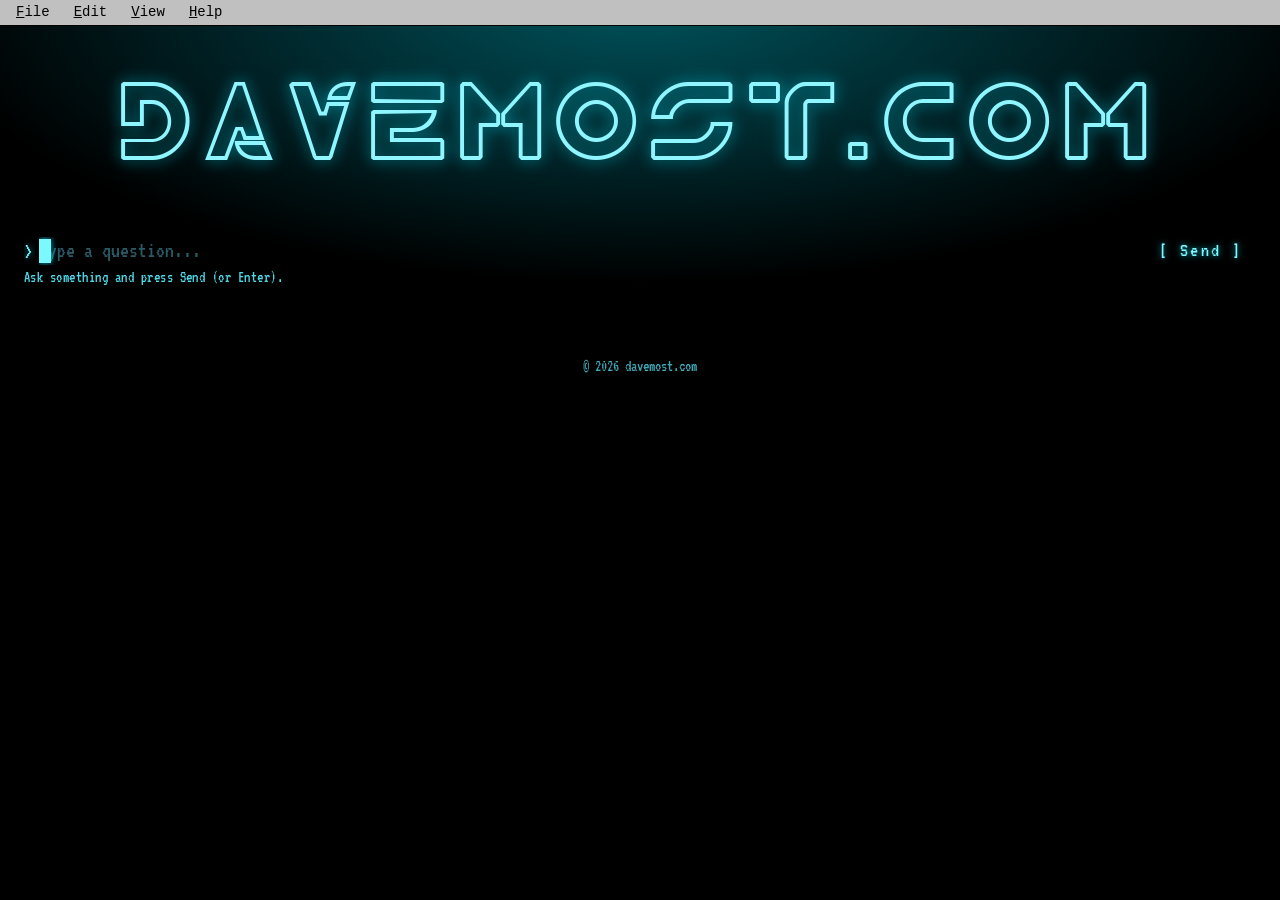
<file: index.html>
<!DOCTYPE html>
<html lang="en">
<head>
  <meta charset="utf-8" />
  <meta name="viewport" content="width=device-width, initial-scale=1" />
  <meta name="description" content="davemost.com — retro landing page; agent answers coming soon." />
  <title>davemost.com</title>
  <script>
    (function () {
      var t = "tron";
      try { t = localStorage.getItem("davemost-theme") || "tron"; } catch (e) {}
      document.documentElement.setAttribute("data-theme", t);
    })();
  </script>
  <link rel="preconnect" href="https://fonts.googleapis.com" />
  <link rel="preconnect" href="https://fonts.gstatic.com" crossorigin />
  <link href="https://fonts.googleapis.com/css2?family=VT323&family=Orbitron:wght@500;700&display=swap" rel="stylesheet" />
  <style>
    @font-face {
      font-family: "Tr2n";
      src: url("fonts/Tr2n.ttf") format("truetype");
      font-display: swap;
    }

    @font-face {
      font-family: "BladeRunner";
      src: url("fonts/BladeRunner.ttf") format("truetype");
      font-display: swap;
    }

    :root {
      --page-bg: #1e1c18;
      --shell-a: #c4c8a8;
      --shell-b: #9aa07e;
      --shell-edge: #5c6148;
      --bezel: #2a2f24;
      --lcd-dark: #0f380f;
      --lcd-pixel: #9bbc0f;
      --lcd-glow: rgba(155, 188, 15, 0.35);
      --pad: #2d3228;
      --btn-a: #8b2942;
      --btn-b: #4a6b8c;
      --ink: #1a1f14;
    }

    html[data-theme="tron"] {
      --page-bg: #000810;
      --shell-a: #071018;
      --shell-b: #020608;
      --shell-edge: #0fd8ec;
      --bezel: #00090e;
      --lcd-dark: #00090c;
      --lcd-pixel: #7cf9ff;
      --lcd-glow: rgba(0, 229, 255, 0.45);
      --pad: #041018;
      --btn-a: #00c8e0;
      --btn-b: #ff8c1a;
      --ink: #cdefff;
    }

    * {
      box-sizing: border-box;
    }

    body {
      margin: 0;
      min-height: 100vh;
      overflow-x: hidden;
      font-family: "VT323", ui-monospace, monospace;
      font-size: 20px;
      line-height: 1.35;
      color: var(--ink);
      background: var(--page-bg);
      background-image:
        radial-gradient(ellipse 80% 50% at 50% 0%, rgba(155, 188, 15, 0.06), transparent),
        repeating-linear-gradient(
          0deg,
          transparent,
          transparent 2px,
          rgba(255, 255, 255, 0.02) 2px,
          rgba(255, 255, 255, 0.02) 4px
        );
    }

    html[data-theme="tron"] body,

    html[data-theme="bladerunner"] body {
      background-image: none;
      background-color: #000;
    }

    /* Header glow, same as /projects pages */
    html[data-theme="tron"] body::after,
    html[data-theme="bladerunner"] body::after {
      content: "";
      position: fixed;
      inset: 0;
      z-index: -1;
      pointer-events: none;
      opacity: 0.8;
      background-image: radial-gradient(ellipse 80% 45% at 50% 0%, var(--lcd-glow), transparent 70%);
    }

    .ascii-stage {
      width: 100%;
      max-width: 100vw;
      box-sizing: border-box;
      padding: 0.75rem max(0.75rem, env(safe-area-inset-left)) 0 max(0.75rem, env(safe-area-inset-right));
      margin-bottom: 1.25rem;
      display: flex;
      flex-direction: column;
      align-items: center;
    }

    .page {
      max-width: 520px;
      margin: 0 auto;
      padding: 0 1rem 2.5rem;
    }

    html[data-theme="tron"] .page,

    html[data-theme="bladerunner"] .page {
      max-width: none;
      margin: 0;
      padding: 0;
      display: flex;
      flex-direction: column;
    }

    .ascii {
      margin: 0;
      padding: 0;
      overflow: visible;
      font-size: 10px;
      line-height: 1;
      color: #c8d4a8;
      text-shadow: 0 0 12px rgba(155, 188, 15, 0.25);
      white-space: pre;
      text-align: left;
      font-family: ui-monospace, "Cascadia Mono", "Consolas", "Courier New", monospace;
      letter-spacing: 0;
      width: max-content;
      max-width: none;
    }

    html[data-theme="tron"] .ascii,

    html[data-theme="bladerunner"] .ascii {
      color: #8ff5ff;
      text-shadow: 0 0 14px rgba(0, 229, 255, 0.55), 0 0 28px rgba(0, 229, 255, 0.22);
    }

    /* Tron header: Orbitron wordmark replaces the ASCII art */
    html[data-theme="tron"] .ascii,
    html[data-theme="bladerunner"] .ascii {
      display: none;
    }

    html[data-theme="tron"] .site-title,

    html[data-theme="bladerunner"] .site-title {
      position: static;
      width: auto;
      height: auto;
      margin: 0.5rem 0 0;
      overflow: visible;
      clip: auto;
      white-space: normal;
      font-family: "Tr2n", "Orbitron", ui-sans-serif, sans-serif;
      font-weight: normal;
      font-size: clamp(28px, 9.5vw, 112px);
      letter-spacing: 0.12em;
      text-transform: uppercase;
      color: #8ff5ff;
      text-shadow: 0 0 14px rgba(0, 229, 255, 0.55), 0 0 28px rgba(0, 229, 255, 0.22);
    }

    .lcd-pre,
    .hint,
    footer {
      font-family: "VT323", ui-monospace, monospace;
    }

    .vh {
      position: absolute;
      width: 1px;
      height: 1px;
      padding: 0;
      margin: -1px;
      overflow: hidden;
      clip: rect(0, 0, 0, 0);
      white-space: nowrap;
      border: 0;
    }

    /* —— Game Boy chassis —— */
    .gameboy {
      position: relative;
      padding: 1.1rem 1rem 1.35rem;
      border-radius: 6px 6px 28px 6px;
      background: linear-gradient(165deg, var(--shell-a) 0%, var(--shell-b) 55%, #8a906f 100%);
      border: 3px solid var(--shell-edge);
      box-shadow:
        inset 0 1px 0 rgba(255, 255, 255, 0.35),
        inset 0 -18px 36px rgba(0, 0, 0, 0.12),
        0 18px 40px rgba(0, 0, 0, 0.45);
    }

    .gameboy::before {
      content: "";
      position: absolute;
      left: 12px;
      right: 12px;
      top: 10px;
      height: 5px;
      border-radius: 3px;
      background: linear-gradient(90deg, transparent, rgba(255, 255, 255, 0.25), transparent);
      opacity: 0.7;
      pointer-events: none;
    }

    html[data-theme="tron"] .gameboy,

    html[data-theme="bladerunner"] .gameboy {
      flex: 1;
      display: flex;
      flex-direction: column;
      padding: 1.25rem 1.5rem;
      border-radius: 0;
      border: none;
      background: none;
      box-shadow: none;
    }

    html[data-theme="tron"] .gameboy::before,

    html[data-theme="bladerunner"] .gameboy::before {
      content: none;
    }

    .gb-brand {
      text-align: center;
      font-size: 13px;
      letter-spacing: 0.35em;
      color: #3d4334;
      margin: 0 0 0.5rem;
      text-transform: uppercase;
    }

    .gb-brand span {
      letter-spacing: 0.15em;
      font-size: 11px;
      opacity: 0.85;
    }

    html[data-theme="tron"] .gb-brand,

    html[data-theme="bladerunner"] .gb-brand {
      display: none;
    }

    /* Screen stack */
    .screen-stack {
      background: var(--bezel);
      border-radius: 4px;
      padding: 10px 10px 12px;
      margin-bottom: 1rem;
      box-shadow: inset 0 2px 6px rgba(0, 0, 0, 0.45);
    }

    .matrix-label {
      display: flex;
      align-items: center;
      justify-content: space-between;
      gap: 0.5rem;
      margin-bottom: 8px;
      padding: 0 2px;
      font-size: 10px;
      letter-spacing: 0.08em;
      color: #8fa382;
      text-transform: uppercase;
    }

    @media (min-width: 400px) {
      .matrix-label {
        font-size: 11px;
        letter-spacing: 0.12em;
      }
    }

    .power {
      display: flex;
      align-items: center;
      gap: 6px;
      font-size: 11px;
      letter-spacing: 0.08em;
      color: #7a856e;
    }

    .led {
      width: 8px;
      height: 8px;
      border-radius: 50%;
      background: #306230;
      box-shadow: 0 0 0 1px rgba(0, 0, 0, 0.35);
    }

    .led.on {
      background: #62c962;
      box-shadow:
        0 0 8px rgba(98, 201, 98, 0.9),
        0 0 0 1px rgba(0, 0, 0, 0.25);
    }

    html[data-theme="tron"] .screen-stack,

    html[data-theme="bladerunner"] .screen-stack {
      background: none;
      border-radius: 0;
      padding: 0;
      margin-bottom: 0;
      box-shadow: none;
      display: flex;
      flex-direction: column;
      flex: 1;
    }

    html[data-theme="tron"] .matrix-label,

    html[data-theme="bladerunner"] .matrix-label {
      display: none;
    }

    .lcd-wrap {
      position: relative;
      border-radius: 3px;
      background: #1a2218;
      padding: 8px;
      box-shadow: inset 0 0 0 1px rgba(255, 255, 255, 0.06);
    }

    html[data-theme="tron"] .lcd-wrap,

    html[data-theme="bladerunner"] .lcd-wrap {
      background: none;
      padding: 0;
      box-shadow: none;
      display: flex;
      flex-direction: column;
      flex: 1;
    }

    .lcd {
      position: relative;
      min-height: 168px;
      max-height: 280px;
      overflow: auto;
      padding: 10px 12px;
      border-radius: 2px;
      background: var(--lcd-dark);
      color: var(--lcd-pixel);
      text-shadow: 0 0 6px var(--lcd-glow);
      box-shadow: inset 0 0 24px rgba(0, 0, 0, 0.55);
    }

    html[data-theme="tron"] .lcd,

    html[data-theme="bladerunner"] .lcd {
      background: none;
      min-height: 0;
      max-height: 70vh;
      padding: 0;
      border-radius: 0;
      box-shadow: none;
    }

    .lcd::after {
      content: "";
      position: absolute;
      inset: 0;
      pointer-events: none;
      border-radius: 2px;
      background: repeating-linear-gradient(
        to bottom,
        rgba(0, 0, 0, 0),
        rgba(0, 0, 0, 0) 2px,
        rgba(0, 0, 0, 0.12) 2px,
        rgba(0, 0, 0, 0.12) 3px
      );
      mix-blend-mode: multiply;
      opacity: 0.45;
    }

    html[data-theme="tron"] .lcd::after,

    html[data-theme="bladerunner"] .lcd::after {
      display: none;
    }

    .lcd-pre {
      position: relative;
      z-index: 1;
      margin: 0;
      font-size: 22px;
      line-height: 1.25;
      white-space: pre-wrap;
      word-break: break-word;
    }

    @keyframes cursor-blink {
      0%, 49% {
        opacity: 1;
      }
      50%, 100% {
        opacity: 0;
      }
    }

    .input-cursor {
      display: none;
    }

    html[data-theme="tron"] .input-cursor,

    html[data-theme="bladerunner"] .input-cursor {
      display: inline-block;
      width: 0.55em;
      height: 1.1em;
      background: #7cf9ff;
      box-shadow: 0 0 6px rgba(0, 229, 255, 0.8);
      animation: cursor-blink 1s steps(1) infinite;
      flex: 0 0 auto;
    }

    html[data-theme="tron"] .input-row.responding .input-cursor,

    html[data-theme="bladerunner"] .input-row.responding .input-cursor {
      visibility: hidden;
    }

    /* Controls row */
    .controls {
      display: flex;
      flex-direction: column;
      gap: 0.85rem;
    }

    .controls-deck {
      display: flex;
      align-items: flex-end;
      justify-content: space-between;
      gap: 0.75rem;
    }

    html[data-theme="tron"] .controls-deck,

    html[data-theme="bladerunner"] .controls-deck {
      display: none;
    }

    .speaker {
      display: grid;
      grid-template-columns: repeat(5, 6px);
      grid-template-rows: repeat(3, 6px);
      gap: 5px;
      opacity: 0.55;
      margin: 0 auto 4px;
      flex: 0 0 auto;
    }

    .speaker i {
      display: block;
      width: 6px;
      height: 6px;
      border-radius: 50%;
      background: #3a4034;
      box-shadow: inset 0 1px 0 rgba(255, 255, 255, 0.12);
    }

    .input-row {
      display: flex;
      flex-wrap: wrap;
      gap: 0.5rem;
    }

    html[data-theme="tron"] .input-row,

    html[data-theme="bladerunner"] .input-row {
      flex-wrap: nowrap;
      align-items: center;
      gap: 0.4rem;
      margin-top: calc(22px * 1.25); /* one blank line, matching the \n\n transcript separator */
    }

    html[data-theme="tron"] .lcd-pre:empty + .input-row,

    html[data-theme="bladerunner"] .lcd-pre:empty + .input-row {
      margin-top: 0;
    }

    .input-row label {
      width: 100%;
      font-size: 14px;
      letter-spacing: 0.06em;
      color: #2f3428;
    }

    html[data-theme="tron"] .input-row label,

    html[data-theme="bladerunner"] .input-row label {
      position: absolute;
      width: 1px;
      height: 1px;
      padding: 0;
      margin: -1px;
      overflow: hidden;
      clip: rect(0, 0, 0, 0);
      white-space: nowrap;
      border: 0;
    }

    .prompt-glyph {
      display: none;
    }

    html[data-theme="tron"] .prompt-glyph,

    html[data-theme="bladerunner"] .prompt-glyph {
      display: block;
      font-family: "VT323", ui-monospace, monospace;
      font-size: 22px;
      color: #7cf9ff;
      text-shadow: 0 0 6px rgba(0, 229, 255, 0.8);
      line-height: 1;
      align-self: center;
    }

    .input-wrap {
      flex: 1 1 160px;
      min-width: 0;
      position: relative;
      display: flex;
    }

    .input-row input {
      width: 100%;
      min-width: 0;
      font: inherit;
      font-size: 22px;
      padding: 0.45rem 0.6rem;
      border-radius: 2px;
      border: 2px solid #6f765c;
      background: #dfe2c8;
      color: var(--ink);
      box-shadow: inset 0 2px 0 rgba(255, 255, 255, 0.35);
    }

    .input-mirror {
      display: none;
    }

    .input-row input::placeholder {
      color: #7a8068;
    }

    .input-row input:focus {
      outline: 2px solid #4a7a4a;
      outline-offset: 2px;
    }

    html[data-theme="tron"] .input-row input,

    html[data-theme="bladerunner"] .input-row input {
      border: none;
      border-radius: 0;
      background: none;
      color: transparent;
      font-family: "VT323", ui-monospace, monospace;
      box-shadow: none;
      caret-color: transparent;
      padding: 0;
      line-height: 1.25;
    }

    html[data-theme="tron"] .input-row input::placeholder,

    html[data-theme="bladerunner"] .input-row input::placeholder {
      color: #2a5a66;
    }

    html[data-theme="tron"] .input-row input:focus,

    html[data-theme="bladerunner"] .input-row input:focus {
      outline: none;
      box-shadow: none;
    }

    html[data-theme="tron"] .input-mirror,

    html[data-theme="bladerunner"] .input-mirror {
      display: flex;
      align-items: center;
      position: absolute;
      inset: 0;
      padding: 0;
      font-family: "VT323", ui-monospace, monospace;
      font-size: 22px;
      color: #7cf9ff;
      text-shadow: 0 0 6px rgba(0, 229, 255, 0.8);
      white-space: pre;
      overflow: hidden;
      pointer-events: none;
    }

    .btn-send {
      font: inherit;
      font-size: 18px;
      letter-spacing: 0.12em;
      padding: 0.45rem 0.85rem;
      border-radius: 20px;
      border: none;
      cursor: pointer;
      color: #f2e9dc;
      background: linear-gradient(180deg, #a53855 0%, var(--btn-a) 55%, #6f2235 100%);
      box-shadow:
        0 3px 0 #4a1a28,
        inset 0 1px 0 rgba(255, 255, 255, 0.2);
    }

    .btn-send:active {
      transform: translateY(2px);
      box-shadow:
        0 1px 0 #4a1a28,
        inset 0 1px 0 rgba(255, 255, 255, 0.15);
    }

    .btn-send:disabled {
      opacity: 0.55;
      cursor: not-allowed;
    }

    html[data-theme="tron"] .btn-send,

    html[data-theme="bladerunner"] .btn-send {
      border-radius: 0;
      border: none;
      color: #7cf9ff;
      background: none;
      box-shadow: none;
      text-shadow: 0 0 6px rgba(0, 229, 255, 0.8);
      font-family: "VT323", ui-monospace, monospace;
      font-size: 20px;
      padding-top: 0;
      padding-bottom: 0;
    }

    html[data-theme="tron"] .btn-send:active,

    html[data-theme="bladerunner"] .btn-send:active {
      transform: none;
      color: #fff;
    }

    html[data-theme="tron"] .btn-send::before,

    html[data-theme="bladerunner"] .btn-send::before {
      content: "[ ";
    }

    html[data-theme="tron"] .btn-send::after,

    html[data-theme="bladerunner"] .btn-send::after {
      content: " ]";
    }

    .face-buttons {
      display: flex;
      align-items: center;
      justify-content: flex-end;
      gap: 0.65rem;
      padding-bottom: 2px;
    }

    .b-btn,
    .a-mark {
      width: 42px;
      height: 42px;
      border-radius: 50%;
      border: none;
      box-shadow:
        0 4px 0 #2a3030,
        inset 0 2px 0 rgba(255, 255, 255, 0.15);
    }

    .b-btn {
      background: linear-gradient(180deg, #5c7fa3 0%, var(--btn-b) 100%);
      cursor: default;
    }

    .a-mark {
      background: linear-gradient(180deg, #c94b6a 0%, var(--btn-a) 100%);
      display: grid;
      place-items: center;
      color: rgba(255, 255, 255, 0.85);
      font-size: 16px;
      letter-spacing: 0.05em;
    }

    .dpad {
      width: 88px;
      height: 88px;
      position: relative;
      filter: drop-shadow(0 4px 0 #1f2319);
    }

    .dpad::before,
    .dpad::after {
      content: "";
      position: absolute;
      background: var(--pad);
      border-radius: 3px;
      box-shadow: inset 0 1px 0 rgba(255, 255, 255, 0.08);
    }

    .dpad::before {
      left: 50%;
      top: 8px;
      bottom: 8px;
      width: 28px;
      transform: translateX(-50%);
    }

    .dpad::after {
      top: 50%;
      left: 8px;
      right: 8px;
      height: 28px;
      transform: translateY(-50%);
    }

    .hint {
      margin: 0.15rem 0 0;
      font-size: 16px;
      color: #4a5240;
      letter-spacing: 0.03em;
    }

    html[data-theme="tron"] .hint,

    html[data-theme="bladerunner"] .hint {
      color: #4fd8e8;
      display: block;
      min-height: 2.8em;
    }

    footer {
      margin-top: 1.5rem;
      text-align: center;
      font-size: 16px;
      color: #6a7560;
    }

    html[data-theme="tron"] footer,

    html[data-theme="bladerunner"] footer {
      color: #3fa8b8;
    }

    /* —— Blade Runner: Tron terminal layout, orange palette —— */
    html[data-theme="bladerunner"] {
      --page-bg: #000;
      --lcd-pixel: #ffa64d;
      --lcd-glow: rgba(255, 140, 30, 0.45);
      --ink: #ffe0bf;
    }

    html[data-theme="bladerunner"] .site-title {
      font-family: "BladeRunner", "Tr2n", ui-sans-serif, sans-serif;
      letter-spacing: 0.06em;
      color: #ffb05c;
      text-shadow: 0 0 14px rgba(255, 140, 30, 0.55), 0 0 28px rgba(255, 140, 30, 0.22);
    }

    html[data-theme="bladerunner"] .input-cursor {
      background: #ffa64d;
      box-shadow: 0 0 6px rgba(255, 140, 30, 0.8);
    }

    html[data-theme="bladerunner"] .prompt-glyph,
    html[data-theme="bladerunner"] .input-mirror,
    html[data-theme="bladerunner"] .btn-send {
      color: #ffa64d;
      text-shadow: 0 0 6px rgba(255, 140, 30, 0.8);
    }

    html[data-theme="bladerunner"] .input-row input::placeholder {
      color: #6a4220;
    }

    html[data-theme="bladerunner"] .hint {
      color: #e8954f;
    }

    html[data-theme="bladerunner"] footer {
      color: #b8743f;
    }

    /* —— Menu bar (classic DOS text-mode style, same in both themes) —— */
    .menubar {
      position: sticky;
      top: 0;
      z-index: 20;
      display: flex;
      gap: 0;
      padding: 0 0.25rem;
      height: 26px;
      align-items: stretch;
      background: #c0c0c0;
      border-bottom: 1px solid #000;
      font-family: ui-monospace, "Cascadia Mono", "Consolas", "Courier New", monospace;
      font-size: 14px;
      user-select: none;
    }

    .menu {
      position: relative;
      display: flex;
    }

    .menu-trigger {
      font: inherit;
      background: none;
      border: none;
      padding: 0 0.75rem;
      cursor: pointer;
      color: #000;
    }

    .menu-trigger u {
      text-decoration: underline;
    }

    .menu-trigger:hover,
    .menu-trigger[aria-expanded="true"] {
      background: #000080;
      color: #fff;
    }

    .menu-dropdown {
      position: absolute;
      top: 100%;
      left: 0;
      min-width: 190px;
      display: flex;
      flex-direction: column;
      padding: 2px;
      background: #c0c0c0;
      border: 1px solid #000;
      box-shadow: 3px 3px 0 rgba(0, 0, 0, 0.6);
    }

    .menu-dropdown[hidden] {
      display: none;
    }

    .menu-dropdown button,
    .menu-label {
      font: inherit;
      text-align: left;
      background: none;
      border: none;
      color: #000;
      padding: 4px 10px;
      cursor: pointer;
      white-space: nowrap;
    }

    .menu-label {
      opacity: 0.65;
      cursor: default;
      font-size: 0.85em;
      text-transform: uppercase;
      letter-spacing: 0.08em;
    }

    .menu-dropdown button:hover {
      background: #000080;
      color: #fff;
    }

    .menu-dropdown button[role="menuitemradio"]::before {
      content: "\00a0 \00a0 \00a0 ";
    }

    .menu-dropdown button[role="menuitemradio"][aria-checked="true"]::before {
      content: "\2713 \00a0 ";
    }
  </style>
</head>
<body>
  <nav class="menubar" aria-label="Site menu">
    <div class="menu">
      <button class="menu-trigger" type="button" aria-haspopup="true" aria-expanded="false" data-menu="file"><u>F</u>ile</button>
      <div class="menu-dropdown" role="menu" hidden>
        <button type="button" role="menuitem" data-action="new-session"><u>N</u>ew Session</button>
      </div>
    </div>
    <div class="menu">
      <button class="menu-trigger" type="button" aria-haspopup="true" aria-expanded="false" data-menu="edit"><u>E</u>dit</button>
      <div class="menu-dropdown" role="menu" hidden>
        <button type="button" role="menuitem" data-action="copy-transcript"><u>C</u>opy Transcript</button>
      </div>
    </div>
    <div class="menu">
      <button class="menu-trigger" type="button" aria-haspopup="true" aria-expanded="false" data-menu="view"><u>V</u>iew</button>
      <div class="menu-dropdown" role="menu" hidden>
        <div class="menu-label">Theme</div>
        <button type="button" role="menuitemradio" aria-checked="true" data-action="theme-tron"><u>T</u>ron</button>
        <button type="button" role="menuitemradio" aria-checked="false" data-action="theme-gameboy"><u>G</u>ame Boy</button>
        <button type="button" role="menuitemradio" aria-checked="false" data-action="theme-bladerunner"><u>B</u>lade Runner</button>
        <div class="menu-label">Projects</div>
        <button type="button" role="menuitem" data-action="projects"><u>A</u>ll Projects</button>
        <button type="button" role="menuitem" data-action="chess"><u>C</u>hess</button>
      </div>
    </div>
    <div class="menu">
      <button class="menu-trigger" type="button" aria-haspopup="true" aria-expanded="false" data-menu="help"><u>H</u>elp</button>
      <div class="menu-dropdown" role="menu" hidden>
        <button type="button" role="menuitem" data-action="about"><u>A</u>bout</button>
        <button type="button" role="menuitem" data-action="how-built"><u>H</u>ow It Was Built</button>
      </div>
    </div>
  </nav>

  <div class="ascii-stage">
    <h1 class="vh site-title">davemost.com</h1>
    <pre class="ascii" aria-hidden="true">                                                                                                         .
   &#x27;:::::&#x27;                                                                                            .1$&#x27;
 ./+OxxxZ-(                                                                                         .-[Z@&#x27;
}-f~. i .+)-]      &#x27;}         &gt;_   .n`       .t&#x27;           `z.   &gt;~          .O.          &#x27;n.      I}_-k@&#x27;                .c`         .(:           ./^   ^t.
 J@d  Bo.  (@1  ..J`}-l     ,Z~&lt;j&quot;1+X^x.    (+t^t.       .C^w;)&quot;Oi&lt;v:      .j;W`z.      .Q,z&#x27;}.    w/^.k@`  ..           t+C^x.     .l)t&quot;b`       .~&lt;t^b&#x27;r&quot;t[).
 `+{  B@h[.]@1 .fi/,.1!fi ^r;J``Y/}(.l|l1&#x27;_1+1.l)~}.   .1&quot;ti.1[JC&#x27;`J&quot;j,  .__[}.~|![.  .{!t[.![+_.  w/^.0[[p@n.         -[-).&gt;|i{.  lfln.:z:f&#x27;    &gt;|&lt;).InXtI.(_|~
 `+{  BW`+ ]@1~z/&lt;+M&lt; .()p^Y@k&#x27;&#x27;d@@| lB$}Y(/`Bf. _{t[.}/}&gt;Qd&quot; .,@v. ^jcx.Z({`$) ._[Z^`Y{[d@k^.-|w_ w/^ ^m@Q`         .0||.Bj. _}j}Zt/`#C&#x27; l|v- :d+)!$[. ^zk,../tO
 `+{  BW`+ ]@1+ [ +@@p  h#^.j|``@@+r _@0 }[ &#x27;$@M}d@Q^.X;] Q@@w `@@$/ }@C&#x27;nJ.`@@Wl p@:&quot;iz dax@h@@f  w/^.k@,            t|. $@$tk@Q^wt;.#@${ 1@( &gt;I( l@@M&quot; z@@0.&#x27;ok
 `+{  BW`+ ]@1+ [ +@x-  h#^.j|``@@+r _@0 }[ &#x27;MCk@d.   X;- Q@0n `@@!m }@C&#x27;nJ.`@@:&lt; p@:&quot;iz..    -@/  w/^.k@&#x27;            t|. $Bc@h&#x27;  wt;.#@ij 1@( &gt;I( l@oil z@rt &#x27;ok
 `+{  BB&quot;+ ]@1+ [ +@Q)  h#^.j|``@*+r _@0 }[ &#x27;J@o|+0&quot;. X;- Q@0n `@@!m }@C&#x27;nJ.`@@+&lt; p@:,Ba#hoW1,-@/  w/^.k@&#x27;    .!OO:.  t|. $@it;z&quot; wt;.#@1j 1@( &gt;I( l@oil z@rt &#x27;ok
 ^|)  Bnr: ]@1+&#x27;{ InJ:  Ox{&#x27;nz&quot; `jnr j@Q }) .X0x:Im0v.0{] QWbJ `@$jm }$w`v0.&#x27;Cm&gt;.&#x27;h@iMvz..td|.]@/ `mz^.bWl  .,jifrlf&#x27; fj&#x27;.va~ ,0Ccwx;.zm(. x@(.-/t l$*tl z$ZY &#x27;ob&quot;
vZJI  k! .)@@i`X@h&quot;. &quot;J&#x27;._]}jB@n. ,J@@1. }@@]...j@$iIWZt  .Z$l  ^Bm. .)m#r@$-  .r@WI .x@Ml  .C@a&quot;]oZ-. &#x27;wpJ.xda; ._dh~}@@{. .j@$i !M@c.  -B$[.Owk^ .t@v. &#x27;b@&gt;  !dk(.
.&gt;@@~...&gt;$@-.  .&#x27;Z@a0@@@C$@x..!@@/B@/.    .{@B{@@i   ./@B{@$o@md@h@@)$@}...n@B1@@&quot;.   .&#x27;Q@#v@$&quot;.  .m@h0@*^   `o@w*@Q.  .(@$(@@i    ._@@z$@(.  .!@@J$@o@BC@$M@da@m&#x27;
  ./#####t.       ,oM; +BZ&#x27;     _@X.        .v@[       .z@[. `#o.  ~@z.     .C@]         .dB;       .kB!       !W#^      .z@[        .|$Y.       }$m. .Z${ .:##;
                   .             .            .         .           .                     .                                           .                      ..


</pre>
  </div>

  <div class="page">
    <div class="gameboy" role="region" aria-label="Agent console">
      <p class="gb-brand">Dave Boy <span>· dmg-01-ish</span></p>

      <div class="screen-stack">
        <div class="matrix-label">
          <span>Dot matrix with stereo sound</span>
          <div class="power" title="Power indicator">
            <span class="led on" id="pwr" aria-hidden="true"></span>
            <span>battery</span>
          </div>
        </div>

        <div class="lcd-wrap">
          <div class="lcd" aria-live="polite">
            <pre class="lcd-pre" id="lcd">davemost.com
────────────
&gt; agent ready
&gt; ask me anything.</pre>
          </div>
        </div>
      </div>

      <div class="controls">
        <div class="controls-deck">
          <div class="dpad" aria-hidden="true"></div>
          <div class="speaker" aria-hidden="true">
            <i></i><i></i><i></i><i></i><i></i>
            <i></i><i></i><i></i><i></i><i></i>
            <i></i><i></i><i></i><i></i><i></i>
          </div>
          <div class="face-buttons" aria-hidden="true">
            <div class="b-btn" title="B"></div>
            <div class="a-mark">A</div>
          </div>
        </div>

        <span id="input-anchor" style="display: none"></span>
        <div class="input-row">
          <label for="question">Ask the agent</label>
          <span class="prompt-glyph" aria-hidden="true">&gt;</span>
          <span class="input-wrap">
            <input
              type="text"
              id="question"
              name="q"
              autocomplete="off"
              placeholder="type a question..."
              maxlength="500"
            />
            <span class="input-mirror" aria-hidden="true"><span id="input-mirror-text"></span><span class="input-cursor"></span></span>
          </span>
          <button class="btn-send" type="button" id="send">Send</button>
        </div>

        <p class="hint" id="status">
          Ask something and press Send (or Enter).
        </p>
      </div>
    </div>

    <footer>© <span id="y"></span> davemost.com</footer>
  </div>

  <script>
    (function () {
      var API = "https://davemost.davemost.workers.dev/chat";

      var y = document.getElementById("y");
      var lastExchange = null; // { userText, replyText }
      if (y) y.textContent = new Date().getFullYear();

      function getVisitorId() {
        var id;
        try { id = localStorage.getItem("dm_vid"); } catch (e) {}
        if (!id) {
          var bytes = new Uint8Array(8);
          crypto.getRandomValues(bytes);
          id = Array.prototype.map.call(bytes, function (b) { return b.toString(16).padStart(2, "0"); }).join("");
          try { localStorage.setItem("dm_vid", id); } catch (e) {}
        }
        return id;
      }
      var visitorId = getVisitorId();

      var asciiStage = document.querySelector(".ascii-stage");
      var asciiPre = document.querySelector(".ascii-stage .ascii");
      var ASCII_BASE_PX = 10;
      var ASCII_MAX_PX = 11;
      var ASCII_MIN_PX = 2.8;
      var resizeTimer;

      function fitAsciiArt() {
        if (!asciiStage || !asciiPre) return;
        var pad = 20;
        var avail = asciiStage.getBoundingClientRect().width - pad;
        if (avail < 60) avail = 60;
        asciiPre.style.fontSize = ASCII_BASE_PX + "px";
        var w = asciiPre.scrollWidth;
        if (!w) return;
        var s = (avail / w) * ASCII_BASE_PX;
        if (s > ASCII_MAX_PX) s = ASCII_MAX_PX;
        if (s < ASCII_MIN_PX) s = ASCII_MIN_PX;
        asciiPre.style.fontSize = s + "px";
      }

      fitAsciiArt();
      window.addEventListener("resize", function () {
        clearTimeout(resizeTimer);
        resizeTimer = setTimeout(fitAsciiArt, 80);
      });
      if (typeof ResizeObserver !== "undefined" && asciiStage) {
        new ResizeObserver(fitAsciiArt).observe(asciiStage);
      }

      var q = document.getElementById("question");
      var lcd = document.getElementById("lcd");
      var send = document.getElementById("send");
      var status = document.getElementById("status");
      var mirrorText = document.getElementById("input-mirror-text");
      var GREETING = lcd.textContent;
      var TRON_START = "";

      function syncMirror() {
        mirrorText.textContent = q.value;
      }
      q.addEventListener("input", syncMirror);
      var transcript = GREETING;

      var typeTimer = null;
      var thinkTimer = null;

      function escapeHtml(str) {
        return str.replace(/&/g, "&amp;").replace(/</g, "&lt;").replace(/>/g, "&gt;").replace(/"/g, "&quot;").replace(/'/g, "&#39;");
      }

      function renderWithLinks(text) {
        return escapeHtml(text).replace(/(https?:\/\/[^\s]+)/g, function (url) {
          var isDoc = /\.(docx?|pdf|xlsx?|pptx?)$/i.test(url);
          var extra = isDoc ? ' download' : '';
          return '<a href="' + url + '" target="_blank" rel="noopener"' + extra + ' style="color:inherit;text-decoration:underline;">' + url + '</a>';
        });
      }

      function scrollLcd() {
        lcd.scrollTop = lcd.scrollHeight;
        lcd.parentElement.scrollTop = lcd.parentElement.scrollHeight;
      }

      function setLcd(text) {
        lcd.textContent = text;
        scrollLcd();
      }

      function cancelTypewriter() {
        if (typeTimer !== null) {
          clearTimeout(typeTimer);
          typeTimer = null;
        }
      }

      function startThinking(prefix) {
        cancelTypewriter();
        stopThinking();
        var n = 0;
        function paint() {
          lcd.textContent = prefix + ".".repeat((n % 3) + 1);
          scrollLcd();
          n++;
        }
        paint();
        thinkTimer = setInterval(paint, 350);
      }
      function stopThinking() {
        if (thinkTimer !== null) { clearInterval(thinkTimer); thinkTimer = null; }
      }

      function typewrite(prefix, reply, done) {
        cancelTypewriter();
        var i = 0;
        lcd.textContent = prefix;

        function tick() {
          if (i >= reply.length) {
            typeTimer = null;
            lcd.innerHTML = renderWithLinks(prefix + reply);
            scrollLcd();
            if (done) done();
            return;
          }
          lcd.textContent = prefix + reply.slice(0, ++i);
          scrollLcd();
          typeTimer = setTimeout(tick, 18);
        }

        tick();
      }

      function setStatus(text) {
        if (status) status.textContent = text;
      }

      function setLoading(on) {
        send.disabled = on;
        q.disabled = on;
        setStatus(on ? "Thinking..." : "Ask something and press Send (or Enter).");
      }

      function showNotice(prefix, tron, errText) {
        if (tron) transcript = prefix + errText;
        setLoading(false);
        q.value = "";
        syncMirror();
        stopThinking();
        typewrite(prefix, errText, function () {
          inputRow.classList.remove("responding");
          q.focus();
        });
      }

      var CHAT_LIMIT = 30;
      var chatCountMem = 0;

      function chatCount() {
        try { return parseInt(sessionStorage.getItem("dm_chat_count"), 10) || 0; } catch (e) { return chatCountMem; }
      }

      function bumpChatCount() {
        chatCountMem = chatCount() + 1;
        try { sessionStorage.setItem("dm_chat_count", String(chatCountMem)); } catch (e) { }
      }

      function go() {
        var text = (q.value || "").trim();
        var tron = isTerminal(currentTheme());
        var sep = transcript ? "\n\n" : "";

        if (!text) {
          cancelTypewriter();
          setLcd(tron ? transcript + sep + "> type something first." : "davemost.com\n────────────\n> type something first.");
          q.focus();
          return;
        }

        cancelTypewriter();
        var prefix = tron
          ? transcript + sep + "> " + text + "\n"
          : "davemost.com\n────────────\n> " + text + "\n\n";
        if (chatCount() >= CHAT_LIMIT) {
          showNotice(prefix, tron, "[LIMIT]\nThat's 30 questions for this visit.\nCome back later!");
          return;
        }
        bumpChatCount();
        startThinking(prefix);
        if (tron) {
          inputRow.classList.add("responding");
          q.value = "";
          syncMirror();
        }
        setLoading(true);

        var body = { message: text, visitorId: visitorId, referrer: document.referrer, tz: Intl.DateTimeFormat().resolvedOptions().timeZone };
        if (lastExchange) {
          body.history = [
            { role: "user", text: lastExchange.userText },
            { role: "assistant", text: lastExchange.replyText }
          ];
        }

        fetch(API, {
          method: "POST",
          headers: { "Content-Type": "application/json" },
          body: JSON.stringify(body)
        })
          .then(function (res) {
            if (!res.ok) throw new Error("HTTP " + res.status);
            return res.json();
          })
          .then(function (data) {
            var reply = (data && (data.reply || data.message || data.response || data.answer)) || JSON.stringify(data);
            reply = reply.replace(/\n\s*\n+/g, "\n"); // no blank lines between sentences
            lastExchange = { userText: text, replyText: reply };
            if (tron) transcript = prefix + reply;
            setLoading(false);
            q.value = "";
            syncMirror();
            stopThinking();
            typewrite(prefix, reply, function () {
              inputRow.classList.remove("responding");
              q.focus();
            });
          })
          .catch(function () {
            showNotice(prefix, tron, "[ERROR]\nCould not reach agent.\nTry again.");
          });
      }

      send.addEventListener("click", go);
      q.addEventListener("keydown", function (e) {
        if (e.key === "Enter") go();
      });

      var THEME_KEY = "davemost-theme";

      function isTerminal(t) {
        return t === "tron" || t === "bladerunner";
      }

      function currentTheme() {
        return document.documentElement.getAttribute("data-theme") || "tron";
      }

      function syncThemeMenu() {
        var t = currentTheme();
        var tronBtn = document.querySelector('[data-action="theme-tron"]');
        var gbBtn = document.querySelector('[data-action="theme-gameboy"]');
        if (tronBtn) tronBtn.setAttribute("aria-checked", String(t === "tron"));
        if (gbBtn) gbBtn.setAttribute("aria-checked", String(t === "gameboy"));
        var brBtn = document.querySelector('[data-action="theme-bladerunner"]');
        if (brBtn) brBtn.setAttribute("aria-checked", String(t === "bladerunner"));
      }

      var lcdScreen = document.querySelector(".lcd");
      var inputRow = document.querySelector(".input-row");
      var inputAnchor = document.getElementById("input-anchor");

      function placeInputRow(name) {
        if (isTerminal(name)) {
          lcdScreen.appendChild(inputRow);
          q.focus({ preventScroll: true });
        } else {
          inputAnchor.after(inputRow);
        }
        lcdScreen.scrollTop = lcdScreen.scrollHeight;
      }

      function applyTheme(name) {
        document.documentElement.setAttribute("data-theme", name);
        try { localStorage.setItem(THEME_KEY, name); } catch (e) {}
        syncThemeMenu();
        placeInputRow(name);
        fitAsciiArt();
      }

      syncThemeMenu();
      placeInputRow(currentTheme());
      if (isTerminal(currentTheme())) {
        transcript = TRON_START;
        setLcd(transcript);
      }

      var menuTriggers = document.querySelectorAll(".menu-trigger");

      function closeAllMenus() {
        menuTriggers.forEach(function (btn) {
          btn.setAttribute("aria-expanded", "false");
          var panel = btn.nextElementSibling;
          if (panel) panel.hidden = true;
        });
      }

      menuTriggers.forEach(function (btn) {
        btn.addEventListener("click", function (e) {
          e.stopPropagation();
          var panel = btn.nextElementSibling;
          var isOpen = btn.getAttribute("aria-expanded") === "true";
          closeAllMenus();
          if (!isOpen && panel) {
            panel.hidden = false;
            btn.setAttribute("aria-expanded", "true");
          }
        });
      });

      document.addEventListener("click", closeAllMenus);
      document.addEventListener("keydown", function (e) {
        if (e.key === "Escape") closeAllMenus();
      });

      document.addEventListener("click", function () {
        if (isTerminal(currentTheme()) && !q.disabled) q.focus({ preventScroll: true });
      });

      document.querySelectorAll(".menu-dropdown button[data-action]").forEach(function (btn) {
        btn.addEventListener("click", function () {
          var action = btn.getAttribute("data-action");
          closeAllMenus();

          if (action === "new-session") {
            cancelTypewriter();
            lastExchange = null;
            transcript = isTerminal(currentTheme()) ? TRON_START : GREETING;
            setLcd(transcript);
            setStatus("Ask something and press Send (or Enter).");
            q.value = "";
            syncMirror();
            q.focus();
          } else if (action === "copy-transcript") {
            if (navigator.clipboard && navigator.clipboard.writeText) {
              navigator.clipboard.writeText(lcd.textContent).then(
                function () { setStatus("Transcript copied."); },
                function () { setStatus("Could not copy transcript."); }
              );
            } else {
              setStatus("Clipboard not available.");
            }
          } else if (action === "theme-tron") {
            applyTheme("tron");
          } else if (action === "theme-gameboy") {
            applyTheme("gameboy");
          } else if (action === "theme-bladerunner") {
            applyTheme("bladerunner");
          } else if (action === "about") {
            cancelTypewriter();
            setLcd(
              "davemost.com\n────────────\n" +
              "> HELP\n" +
              "Ask the agent anything.\n" +
              "File > New Session to reset.\n" +
              "Edit > Copy Transcript to copy.\n" +
              "View > Theme to switch skins.\n" +
              "— Dave Most"
            );
          } else if (action === "how-built") {
            window.location.href = "how-it-works.html";
          } else if (action === "projects") {
            window.location.href = "projects/";
          } else if (action === "chess") {
            window.location.href = "chess/";
          }
        });
      });
    })();
  </script>
</body>
</html>
</file>
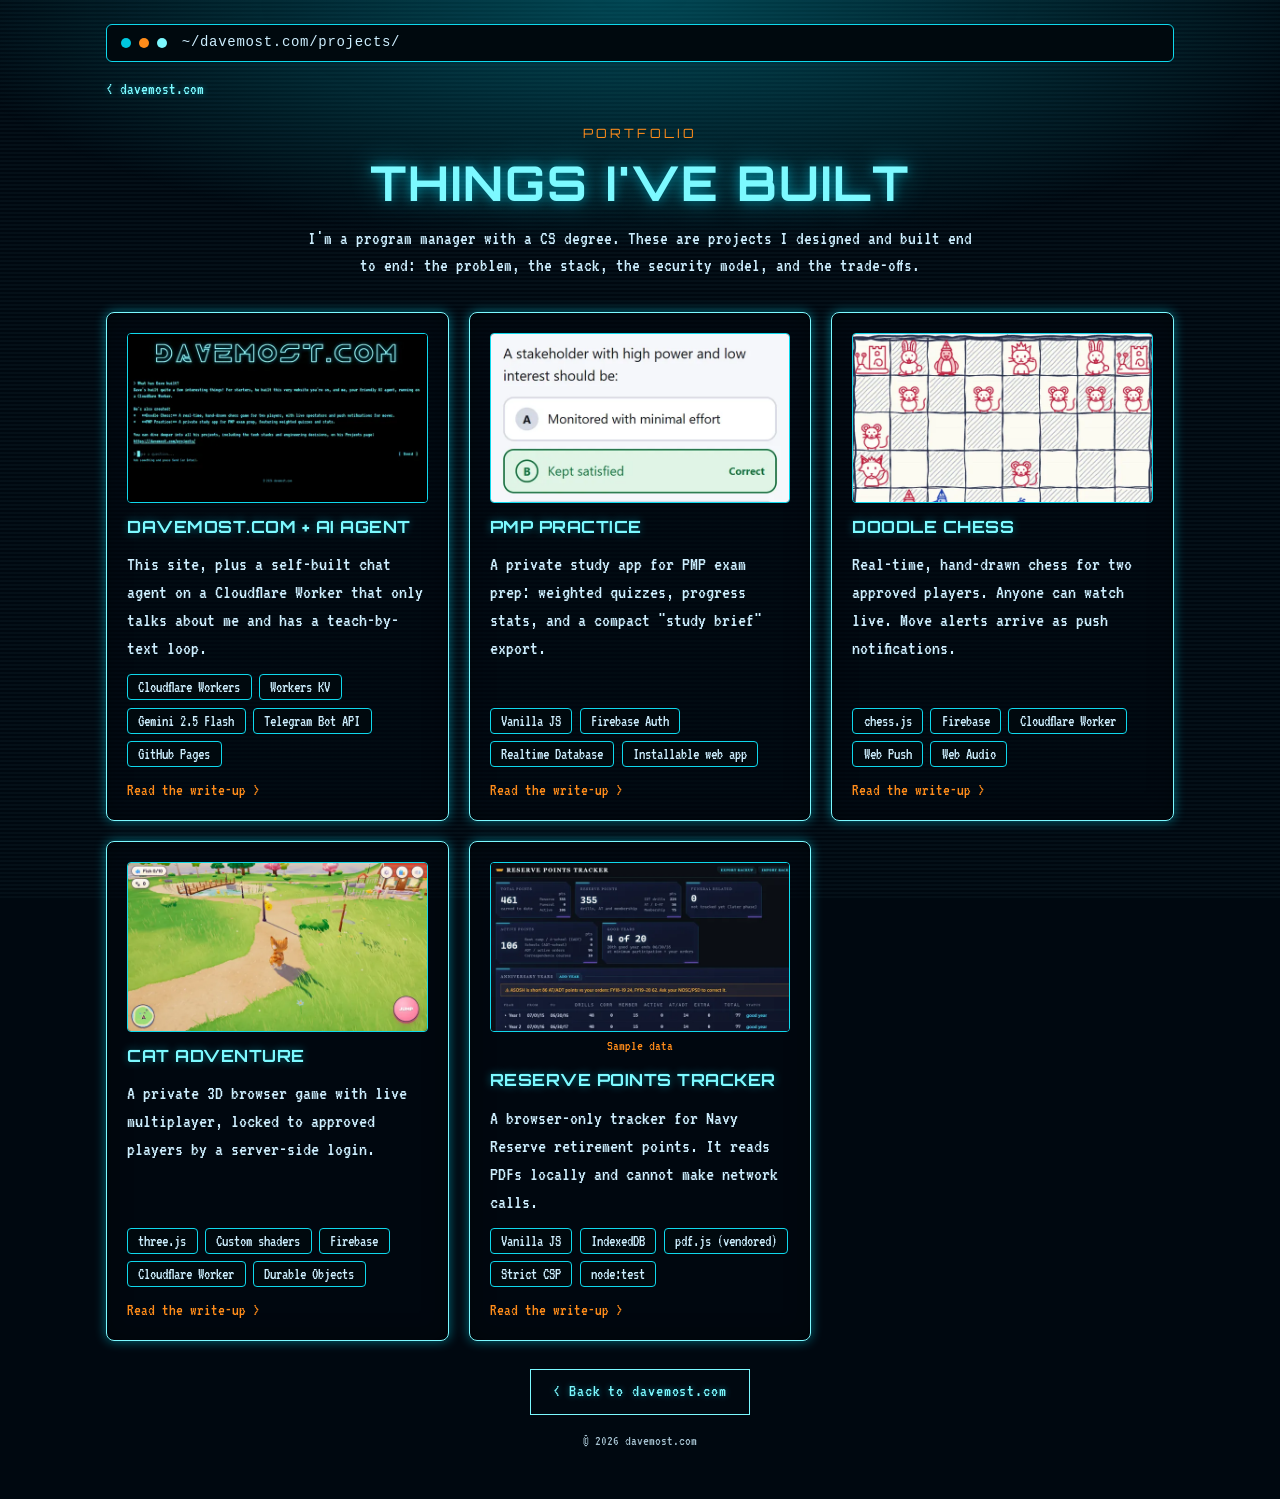
<file: projects/index.html>
<!DOCTYPE html>
<html lang="en">
<head>
  <meta charset="utf-8" />
  <meta name="viewport" content="width=device-width, initial-scale=1" />
  <meta name="description" content="Projects Dave Most has designed and built: a serverless AI agent, a study app, a real-time chess game, a 3D browser game, and a privacy-first tracker." />
  <title>Projects — davemost.com</title>
  <script>
    (function () {
      var t = "tron";
      try { t = localStorage.getItem("davemost-theme") || "tron"; } catch (e) {}
      document.documentElement.setAttribute("data-theme", t);
    })();
  </script>
  <link rel="preconnect" href="https://fonts.googleapis.com" />
  <link rel="preconnect" href="https://fonts.gstatic.com" crossorigin />
  <link href="https://fonts.googleapis.com/css2?family=VT323&family=Orbitron:wght@500;700&display=swap" rel="stylesheet" />
  <link rel="stylesheet" href="projects.css" />
</head>
<body>
  <div class="page">
    <div class="term-bar">
      <span class="term-dot a" aria-hidden="true"></span>
      <span class="term-dot b" aria-hidden="true"></span>
      <span class="term-dot c" aria-hidden="true"></span>
      <span class="term-title">~/davemost.com/projects/</span>
    </div>

    <nav class="crumbs" aria-label="Breadcrumb">
      <a href="../index.html">&lt; davemost.com</a>
    </nav>

    <header class="hero">
      <p class="eyebrow">Portfolio</p>
      <h1>Things I've Built</h1>
      <p class="subtitle">I'm a program manager with a CS degree. These are projects I designed and built end to end: the problem, the stack, the security model, and the trade-offs.</p>
    </header>

    <main>
      <div class="cards">
        <article class="card">
          <img class="thumb" src="img/thumb-home.webp" width="640" height="360" alt="" loading="lazy" decoding="async" />
          <h2><a href="../how-it-works.html">davemost.com + AI Agent</a></h2>
          <p>This site, plus a self-built chat agent on a Cloudflare Worker that only talks about me and has a teach-by-text loop.</p>
          <ul class="chips" aria-label="Stack">
            <li class="chip">Cloudflare Workers</li>
            <li class="chip">Workers KV</li>
            <li class="chip">Gemini 2.5 Flash</li>
            <li class="chip">Telegram Bot API</li>
            <li class="chip">GitHub Pages</li>
          </ul>
          <span class="more" aria-hidden="true">Read the write-up &gt;</span>
        </article>

        <article class="card">
          <img class="thumb" src="img/thumb-pmp.webp" width="640" height="360" alt="" loading="lazy" decoding="async" />
          <h2><a href="pmp.html">PMP Practice</a></h2>
          <p>A private study app for PMP exam prep: weighted quizzes, progress stats, and a compact "study brief" export.</p>
          <ul class="chips" aria-label="Stack">
            <li class="chip">Vanilla JS</li>
            <li class="chip">Firebase Auth</li>
            <li class="chip">Realtime Database</li>
            <li class="chip">Installable web app</li>
          </ul>
          <span class="more" aria-hidden="true">Read the write-up &gt;</span>
        </article>

        <article class="card">
          <img class="thumb" src="img/thumb-chess.webp" width="640" height="360" alt="" loading="lazy" decoding="async" />
          <h2><a href="chess.html">Doodle Chess</a></h2>
          <p>Real-time, hand-drawn chess for two approved players. Anyone can watch live. Move alerts arrive as push notifications.</p>
          <ul class="chips" aria-label="Stack">
            <li class="chip">chess.js</li>
            <li class="chip">Firebase</li>
            <li class="chip">Cloudflare Worker</li>
            <li class="chip">Web Push</li>
            <li class="chip">Web Audio</li>
          </ul>
          <span class="more" aria-hidden="true">Read the write-up &gt;</span>
        </article>

        <article class="card">
          <img class="thumb" src="img/thumb-cats.webp" width="640" height="360" alt="" loading="lazy" decoding="async" />
          <h2><a href="cats.html">Cat Adventure</a></h2>
          <p>A private 3D browser game with live multiplayer, locked to approved players by a server-side login.</p>
          <ul class="chips" aria-label="Stack">
            <li class="chip">three.js</li>
            <li class="chip">Custom shaders</li>
            <li class="chip">Firebase</li>
            <li class="chip">Cloudflare Worker</li>
            <li class="chip">Durable Objects</li>
          </ul>
          <span class="more" aria-hidden="true">Read the write-up &gt;</span>
        </article>

        <article class="card">
          <figure class="thumbfig">
            <img class="thumb" src="img/thumb-navy.webp" width="640" height="360" alt="Reserve Points Tracker dashboard showing sample summary tiles and an anniversary-years table" loading="lazy" decoding="async" />
            <figcaption>Sample data</figcaption>
          </figure>
          <h2><a href="navy.html">Reserve Points Tracker</a></h2>
          <p>A browser-only tracker for Navy Reserve retirement points. It reads PDFs locally and cannot make network calls.</p>
          <ul class="chips" aria-label="Stack">
            <li class="chip">Vanilla JS</li>
            <li class="chip">IndexedDB</li>
            <li class="chip">pdf.js (vendored)</li>
            <li class="chip">Strict CSP</li>
            <li class="chip">node:test</li>
          </ul>
          <span class="more" aria-hidden="true">Read the write-up &gt;</span>
        </article>
      </div>
    </main>

    <footer>
      <a class="btn-back" href="../index.html">&lt; Back to davemost.com</a>
      <p>&copy; <span id="y"></span> davemost.com</p>
    </footer>
  </div>

  <script>
    (function () {
      var y = document.getElementById("y");
      if (y) y.textContent = new Date().getFullYear();
    })();
  </script>
</body>
</html>
</file>
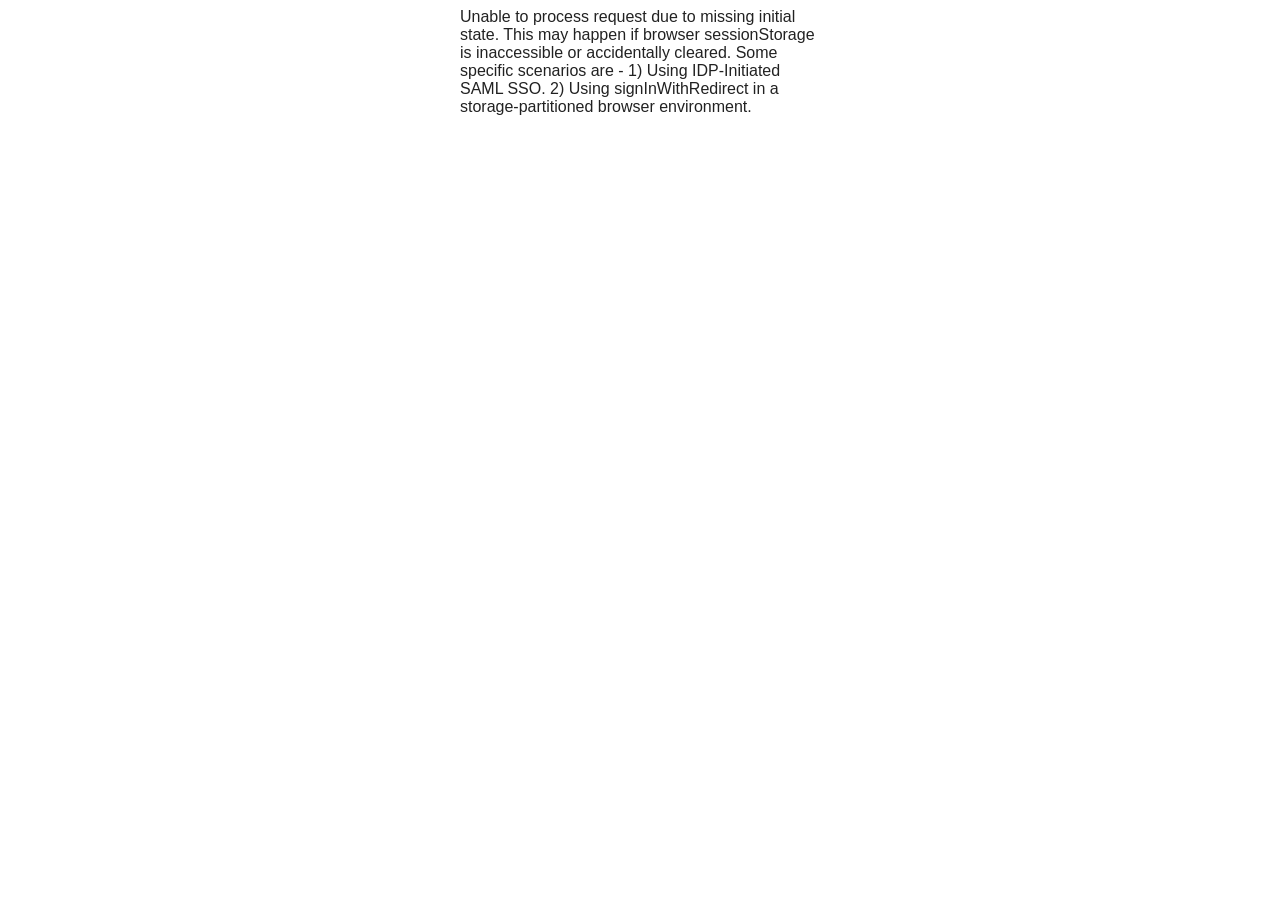
<file: __/auth/handler/index.html>
<!DOCTYPE html>
<html>
<head>
<meta name=viewport content="width=device-width, initial-scale=1">
<meta http-equiv="Content-Type" content="text/html; charset=utf-8">
<script type="text/javascript" src="/__/auth/experiments.js"></script>
<script type="text/javascript" src="/__/auth/handler.js"></script>
<script type="text/javascript" nonce="firebase-auth-helper">
var POST_BODY = '{{POST_BODY}}';
fireauth.oauthhelper.widget.initialize();
</script>
</head>
<body>
</body>
</html>
</file>
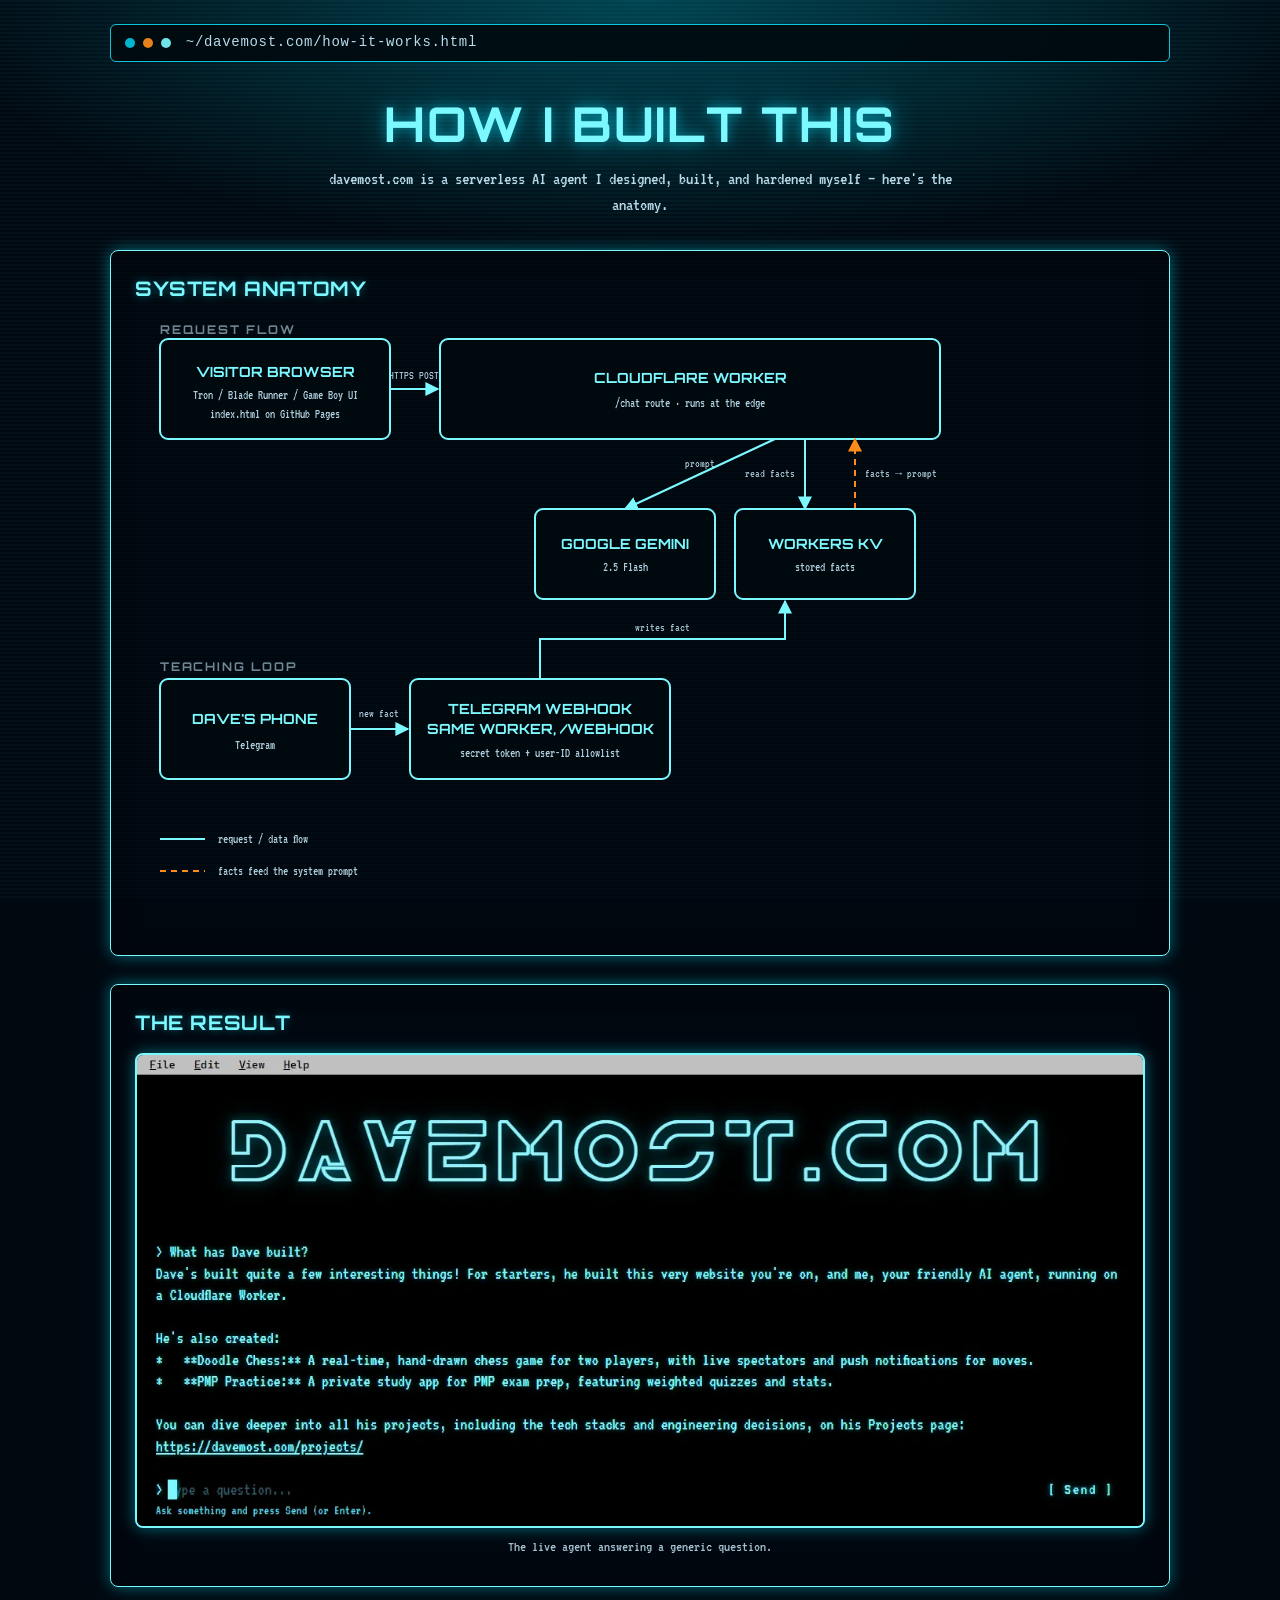
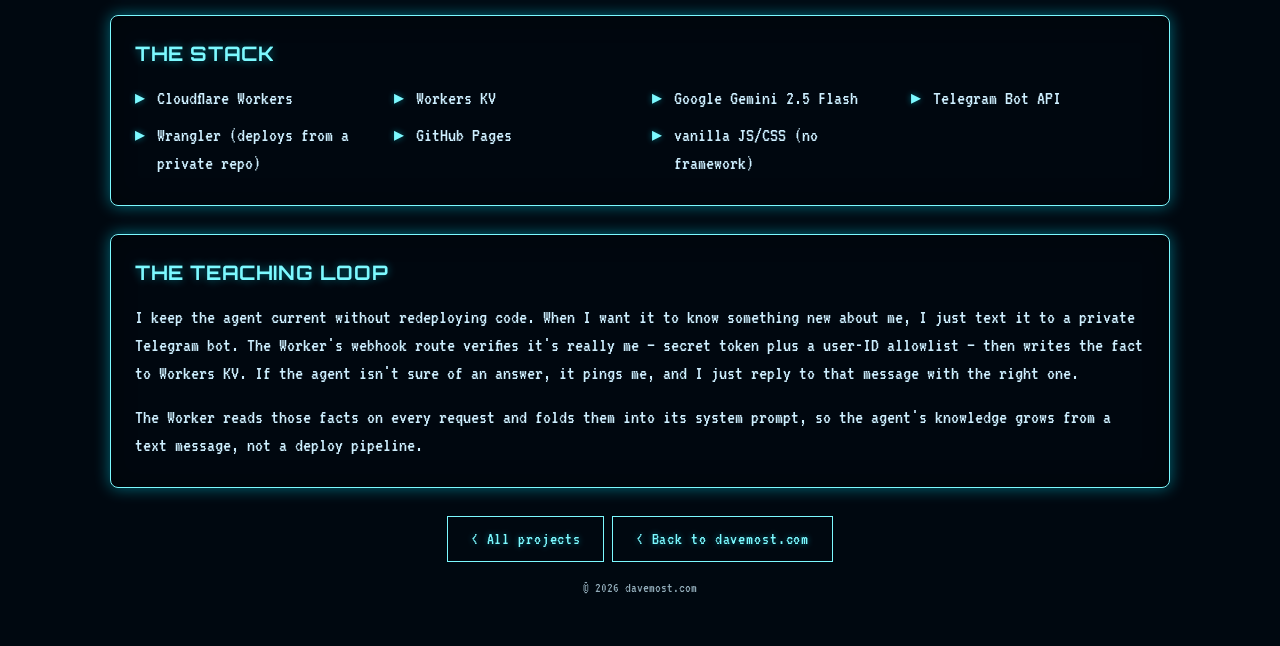
<file: how-it-works.html>
<!DOCTYPE html>
<html lang="en">
<head>
  <meta charset="utf-8" />
  <meta name="viewport" content="width=device-width, initial-scale=1" />
  <meta name="description" content="How Dave Most built davemost.com — the architecture, stack, and guardrails behind a self-made serverless AI agent." />
  <title>How I Built This — davemost.com</title>
  <script>
    (function () {
      var t = "tron";
      try { t = localStorage.getItem("davemost-theme") || "tron"; } catch (e) {}
      document.documentElement.setAttribute("data-theme", t);
    })();
  </script>
  <link rel="preconnect" href="https://fonts.googleapis.com" />
  <link rel="preconnect" href="https://fonts.gstatic.com" crossorigin />
  <link href="https://fonts.googleapis.com/css2?family=VT323&family=Orbitron:wght@500;700&display=swap" rel="stylesheet" />
  <style>
    :root {
      --page-bg: #1e1c18;
      --shell-a: #c4c8a8;
      --shell-b: #9aa07e;
      --shell-edge: #5c6148;
      --bezel: #2a2f24;
      --lcd-dark: #0f380f;
      --lcd-pixel: #9bbc0f;
      --lcd-glow: rgba(155, 188, 15, 0.35);
      --pad: #2d3228;
      --btn-a: #8b2942;
      --btn-b: #4a6b8c;
      --ink: #1a1f14;
    }

    html[data-theme="tron"] {
      --page-bg: #000810;
      --shell-a: #071018;
      --shell-b: #020608;
      --shell-edge: #0fd8ec;
      --bezel: #00090e;
      --lcd-dark: #00090c;
      --lcd-pixel: #7cf9ff;
      --lcd-glow: rgba(0, 229, 255, 0.45);
      --pad: #041018;
      --btn-a: #00c8e0;
      --btn-b: #ff8c1a;
      --ink: #cdefff;
    }

    html[data-theme="bladerunner"] {
      --page-bg: #000;
      --shell-a: #120a04;
      --shell-b: #050201;
      --shell-edge: #b8743f;
      --bezel: #0b0603;
      --lcd-dark: #0a0502;
      --lcd-pixel: #ffa64d;
      --lcd-glow: rgba(255, 140, 30, 0.45);
      --pad: #140a04;
      --btn-a: #ff8c1a;
      --btn-b: #6fdcea;
      --ink: #ffe0bf;
    }

    * {
      box-sizing: border-box;
    }

    body {
      margin: 0;
      min-height: 100vh;
      overflow-x: hidden;
      position: relative;
      font-family: "VT323", ui-monospace, monospace;
      font-size: 20px;
      line-height: 1.4;
      color: var(--ink);
      background: var(--page-bg);
    }

    body::before {
      content: "";
      position: fixed;
      inset: 0;
      z-index: 0;
      pointer-events: none;
      background-image: repeating-linear-gradient(
        0deg,
        transparent,
        transparent 2px,
        rgba(255, 255, 255, 0.03) 2px,
        rgba(255, 255, 255, 0.03) 4px
      );
    }

    html[data-theme="tron"] body::before {
      background-image: repeating-linear-gradient(
        0deg,
        transparent,
        transparent 2px,
        rgba(124, 249, 255, 0.035) 2px,
        rgba(124, 249, 255, 0.035) 4px
      );
    }

    html[data-theme="bladerunner"] body::before {
      background-image: repeating-linear-gradient(
        0deg,
        transparent,
        transparent 2px,
        rgba(255, 166, 77, 0.035) 2px,
        rgba(255, 166, 77, 0.035) 4px
      );
    }

    body::after {
      content: "";
      position: fixed;
      inset: 0;
      z-index: 0;
      pointer-events: none;
      opacity: 0.6;
      background-image: radial-gradient(ellipse 80% 40% at 50% 0%, var(--lcd-glow), transparent 70%);
    }

    .page {
      position: relative;
      z-index: 1;
      max-width: 1100px;
      margin: 0 auto;
      padding: 1.5rem 1.25rem 3rem;
    }

    .term-bar {
      display: flex;
      align-items: center;
      gap: 0.5rem;
      padding: 0.5rem 0.9rem;
      margin-bottom: 1.75rem;
      border: 1px solid var(--shell-edge);
      border-radius: 6px;
      background: var(--bezel);
      font-size: 14px;
      letter-spacing: 0.05em;
      color: var(--ink);
      opacity: 0.9;
    }

    .term-dot {
      width: 10px;
      height: 10px;
      border-radius: 50%;
      flex: 0 0 auto;
    }

    .term-dot.a { background: var(--btn-a); }
    .term-dot.b { background: var(--btn-b); }
    .term-dot.c { background: var(--lcd-pixel); }

    .term-title {
      margin-left: 0.4rem;
      flex: 1;
      min-width: 0;
      overflow: hidden;
      text-overflow: ellipsis;
      white-space: nowrap;
      font-family: ui-monospace, "Cascadia Mono", "Consolas", "Courier New", monospace;
    }

    .hero {
      text-align: center;
      margin-bottom: 2rem;
    }

    .hero h1 {
      font-family: "Orbitron", sans-serif;
      font-weight: 700;
      font-size: clamp(1.7rem, 5vw, 3rem);
      letter-spacing: 0.04em;
      text-transform: uppercase;
      color: var(--lcd-pixel);
      text-shadow: 0 0 12px var(--lcd-glow), 0 0 30px var(--lcd-glow);
      margin: 0 0 0.6rem;
    }

    .hero .subtitle {
      font-size: 1.15rem;
      max-width: 640px;
      margin: 0 auto;
      opacity: 0.9;
    }

    .panel {
      border: 1px solid var(--lcd-pixel);
      border-radius: 8px;
      background: rgba(0, 0, 0, 0.25);
      box-shadow: 0 0 16px var(--lcd-glow), inset 0 0 24px rgba(0, 0, 0, 0.35);
      padding: 1.5rem 1.5rem 1.75rem;
      margin-bottom: 1.75rem;
    }

    html[data-theme="tron"] .panel {
      background: rgba(0, 8, 16, 0.55);
    }

    html[data-theme="bladerunner"] .panel {
      background: rgba(20, 8, 0, 0.55);
    }

    .panel h2 {
      font-family: "Orbitron", sans-serif;
      font-weight: 700;
      font-size: 1.25rem;
      letter-spacing: 0.03em;
      text-transform: uppercase;
      color: var(--lcd-pixel);
      text-shadow: 0 0 8px var(--lcd-glow);
      margin: 0 0 1rem;
    }

    .panel p {
      margin: 0 0 1rem;
    }

    .panel p:last-child,
    .panel ul:last-child {
      margin-bottom: 0;
    }

    .svg-scroll {
      overflow-x: auto;
      overflow-y: hidden;
      padding-bottom: 0.5rem;
    }

    .svg-scroll svg {
      display: block;
      width: 100%;
      min-width: 640px;
      max-width: 1000px;
      height: auto;
      margin: 0 auto;
    }

    .diagram-svg .node rect {
      fill: var(--bezel);
      stroke: var(--lcd-pixel);
      stroke-width: 2;
    }

    .diagram-svg .node .title {
      font-family: "Orbitron", sans-serif;
      font-weight: 700;
      font-size: 14px;
      text-transform: uppercase;
      fill: var(--lcd-pixel);
    }

    .diagram-svg .node .sub {
      font-family: "VT323", monospace;
      font-size: 13px;
      fill: var(--ink);
      opacity: 0.85;
    }

    .diagram-svg .edge {
      stroke: var(--lcd-pixel);
      stroke-width: 2;
      fill: none;
    }

    .diagram-svg .edge.accent {
      stroke: var(--btn-b);
      stroke-dasharray: 6 5;
    }

    .diagram-svg .arrowhead {
      fill: var(--lcd-pixel);
    }

    .diagram-svg .arrowhead-accent {
      fill: var(--btn-b);
    }

    .diagram-svg .edge-label {
      font-family: "VT323", monospace;
      font-size: 12px;
      fill: var(--ink);
      opacity: 0.8;
    }

    .diagram-svg .section-label {
      font-family: "Orbitron", sans-serif;
      font-weight: 700;
      font-size: 12px;
      letter-spacing: 0.15em;
      text-transform: uppercase;
      fill: var(--ink);
      opacity: 0.55;
    }

    .diagram-svg .legend-text {
      font-family: "VT323", monospace;
      font-size: 13px;
      fill: var(--ink);
      opacity: 0.85;
    }

    .stack-list {
      list-style: none;
      margin: 0;
      padding: 0;
      display: grid;
      grid-template-columns: repeat(auto-fit, minmax(220px, 1fr));
      gap: 0.6rem 1.5rem;
    }

    .stack-list li {
      position: relative;
      padding-left: 1.4rem;
    }

    .stack-list li::before {
      content: "\25B8";
      position: absolute;
      left: 0;
      color: var(--lcd-pixel);
      text-shadow: 0 0 6px var(--lcd-glow);
    }

    .screen {
      border: 2px solid var(--lcd-pixel);
      border-radius: 8px;
      overflow: hidden;
      background: var(--bezel);
      box-shadow: 0 0 16px var(--lcd-glow);
    }

    .screen img {
      display: block;
      width: 100%;
      height: auto;
    }

    .shot {
      margin: 0;
    }

    .shot figcaption {
      margin-top: 0.5rem;
      font-size: 0.95rem;
      opacity: 0.8;
      text-align: center;
    }

    footer {
      text-align: center;
      margin-top: 1rem;
    }

    .btn-back {
      display: inline-block;
      font-family: "VT323", monospace;
      font-size: 1.1rem;
      letter-spacing: 0.05em;
      padding: 0.6rem 1.4rem;
      border-radius: 20px;
      text-decoration: none;
      color: #f2e9dc;
      background: linear-gradient(180deg, #a53855 0%, var(--btn-a) 55%, #6f2235 100%);
      box-shadow: 0 3px 0 #4a1a28, inset 0 1px 0 rgba(255, 255, 255, 0.2);
      margin-bottom: 1rem;
    }

    .btn-back:active {
      transform: translateY(2px);
      box-shadow: 0 1px 0 #4a1a28, inset 0 1px 0 rgba(255, 255, 255, 0.15);
    }

    html[data-theme="tron"] .btn-back,
    html[data-theme="bladerunner"] .btn-back {
      background: none;
      color: var(--lcd-pixel);
      border: 1px solid var(--lcd-pixel);
      border-radius: 0;
      box-shadow: none;
      text-shadow: 0 0 6px var(--lcd-glow);
    }

    html[data-theme="tron"] .btn-back:active,
    html[data-theme="bladerunner"] .btn-back:active {
      transform: none;
      color: #fff;
    }

    footer p {
      font-size: 0.9rem;
      opacity: 0.7;
      margin: 0;
    }
  </style>
</head>
<body>
  <div class="page">
    <div class="term-bar">
      <span class="term-dot a" aria-hidden="true"></span>
      <span class="term-dot b" aria-hidden="true"></span>
      <span class="term-dot c" aria-hidden="true"></span>
      <span class="term-title">~/davemost.com/how-it-works.html</span>
    </div>

    <header class="hero">
      <h1>How I Built This</h1>
      <p class="subtitle">davemost.com is a serverless AI agent I designed, built, and hardened myself — here's the anatomy.</p>
    </header>

    <main>
      <section class="panel">
        <h2>System Anatomy</h2>
        <div class="svg-scroll">
          <svg class="diagram-svg" viewBox="0 0 1000 600" width="1000" height="600" xmlns="http://www.w3.org/2000/svg" role="img" aria-labelledby="diagramTitle diagramDesc">
            <title id="diagramTitle">davemost.com architecture diagram</title>
            <desc id="diagramDesc">Request flow: the visitor browser calls a Cloudflare Worker. The Worker calls Google Gemini 2.5 Flash, and reads stored facts from Workers KV. Teaching loop: Dave's phone sends a Telegram message to the same Worker's webhook route, which writes a fact to Workers KV; those facts flow back into the system prompt.</desc>
            <defs>
              <marker id="arrow" viewBox="0 0 10 10" refX="9" refY="5" markerWidth="7" markerHeight="7" orient="auto-start-reverse">
                <path d="M0,0 L10,5 L0,10 z" class="arrowhead"></path>
              </marker>
              <marker id="arrow-accent" viewBox="0 0 10 10" refX="9" refY="5" markerWidth="7" markerHeight="7" orient="auto-start-reverse">
                <path d="M0,0 L10,5 L0,10 z" class="arrowhead-accent"></path>
              </marker>
            </defs>

            <text class="section-label" x="20" y="15">Request flow</text>
            <text class="section-label" x="20" y="352">Teaching loop</text>

            <!-- Row 1: request flow -->
            <line class="edge" x1="250" y1="70" x2="298" y2="70" marker-end="url(#arrow)"></line>
            <text class="edge-label" x="274" y="60" text-anchor="middle">HTTPS POST</text>

            <g class="node">
              <rect x="20" y="20" width="230" height="100" rx="8"></rect>
              <text class="title" x="135" y="58" text-anchor="middle">Visitor Browser</text>
              <text class="sub" x="135" y="80" text-anchor="middle">Tron / Blade Runner / Game Boy UI</text>
              <text class="sub" x="135" y="99" text-anchor="middle">index.html on GitHub Pages</text>
            </g>

            <g class="node">
              <rect x="300" y="20" width="500" height="100" rx="8"></rect>
              <text class="title" x="550" y="64" text-anchor="middle">Cloudflare Worker</text>
              <text class="sub" x="550" y="88" text-anchor="middle">/chat route · runs at the edge</text>
            </g>

            <!-- Fan-out from the Worker -->
            <path class="edge" d="M635,120 L485,190" marker-end="url(#arrow)"></path>
            <text class="edge-label" x="560" y="148" text-anchor="middle">prompt</text>

            <path class="edge" d="M665,120 L665,190" marker-end="url(#arrow)"></path>
            <text class="edge-label" x="655" y="158" text-anchor="end">read facts</text>


            <path class="edge accent" d="M715,190 L715,120" marker-end="url(#arrow-accent)"></path>
            <text class="edge-label" x="725" y="158" text-anchor="start">facts → prompt</text>

            <g class="node">
              <rect x="395" y="190" width="180" height="90" rx="8"></rect>
              <text class="title" x="485" y="230" text-anchor="middle">Google Gemini</text>
              <text class="sub" x="485" y="252" text-anchor="middle">2.5 Flash</text>
            </g>

            <g class="node">
              <rect x="595" y="190" width="180" height="90" rx="8"></rect>
              <text class="title" x="685" y="230" text-anchor="middle">Workers KV</text>
              <text class="sub" x="685" y="252" text-anchor="middle">stored facts</text>
            </g>

            <!-- Row 3: teaching loop -->
            <line class="edge" x1="210" y1="410" x2="268" y2="410" marker-end="url(#arrow)"></line>
            <text class="edge-label" x="239" y="398" text-anchor="middle">new fact</text>

            <path class="edge" d="M400,360 L400,320 L645,320 L645,282" marker-end="url(#arrow)"></path>
            <text class="edge-label" x="522" y="312" text-anchor="middle">writes fact</text>

            <g class="node">
              <rect x="20" y="360" width="190" height="100" rx="8"></rect>
              <text class="title" x="115" y="405" text-anchor="middle">Dave's Phone</text>
              <text class="sub" x="115" y="430" text-anchor="middle">Telegram</text>
            </g>

            <g class="node">
              <rect x="270" y="360" width="260" height="100" rx="8"></rect>
              <text class="title" x="400" y="395" text-anchor="middle">Telegram Webhook</text>
              <text class="title" x="400" y="415" text-anchor="middle">same Worker, /webhook</text>
              <text class="sub" x="400" y="438" text-anchor="middle">secret token + user-ID allowlist</text>
            </g>

            <!-- Legend -->
            <line class="edge" x1="20" y1="520" x2="65" y2="520"></line>
            <text class="legend-text" x="78" y="524">request / data flow</text>
            <line class="edge accent" x1="20" y1="552" x2="65" y2="552"></line>
            <text class="legend-text" x="78" y="556">facts feed the system prompt</text>
          </svg>
        </div>
      </section>

      <section class="panel">
        <h2>The Result</h2>
        <figure class="shot">
          <div class="screen"><img src="projects/img/home-chat.webp" width="1280" height="600" alt="The davemost.com home page in the Tron theme: a neon wordmark, and a chat where the agent answers the question What has Dave built? with a short list of projects and a link to the Projects page." loading="lazy" decoding="async" /></div>
          <figcaption>The live agent answering a generic question.</figcaption>
        </figure>
      </section>

      <section class="panel">
        <h2>The Stack</h2>
        <ul class="stack-list">
          <li>Cloudflare Workers</li>
          <li>Workers KV</li>
          <li>Google Gemini 2.5 Flash</li>
          <li>Telegram Bot API</li>
          <li>Wrangler (deploys from a private repo)</li>
          <li>GitHub Pages</li>
          <li>vanilla JS/CSS (no framework)</li>
        </ul>
      </section>

      <section class="panel">
        <h2>The Teaching Loop</h2>
        <p>I keep the agent current without redeploying code. When I want it to know something new about me, I just text it to a private Telegram bot. The Worker's webhook route verifies it's really me — secret token plus a user-ID allowlist — then writes the fact to Workers KV. If the agent isn't sure of an answer, it pings me, and I just reply to that message with the right one.</p>
        <p>The Worker reads those facts on every request and folds them into its system prompt, so the agent's knowledge grows from a text message, not a deploy pipeline.</p>
      </section>
    </main>

    <footer>
      <a class="btn-back" href="projects/">&lt; All projects</a>
      <a class="btn-back" href="index.html">&lt; Back to davemost.com</a>
      <p>© <span id="y"></span> davemost.com</p>
    </footer>
  </div>

  <script>
    (function () {
      var y = document.getElementById("y");
      if (y) y.textContent = new Date().getFullYear();
    })();
  </script>
</body>
</html>
</file>
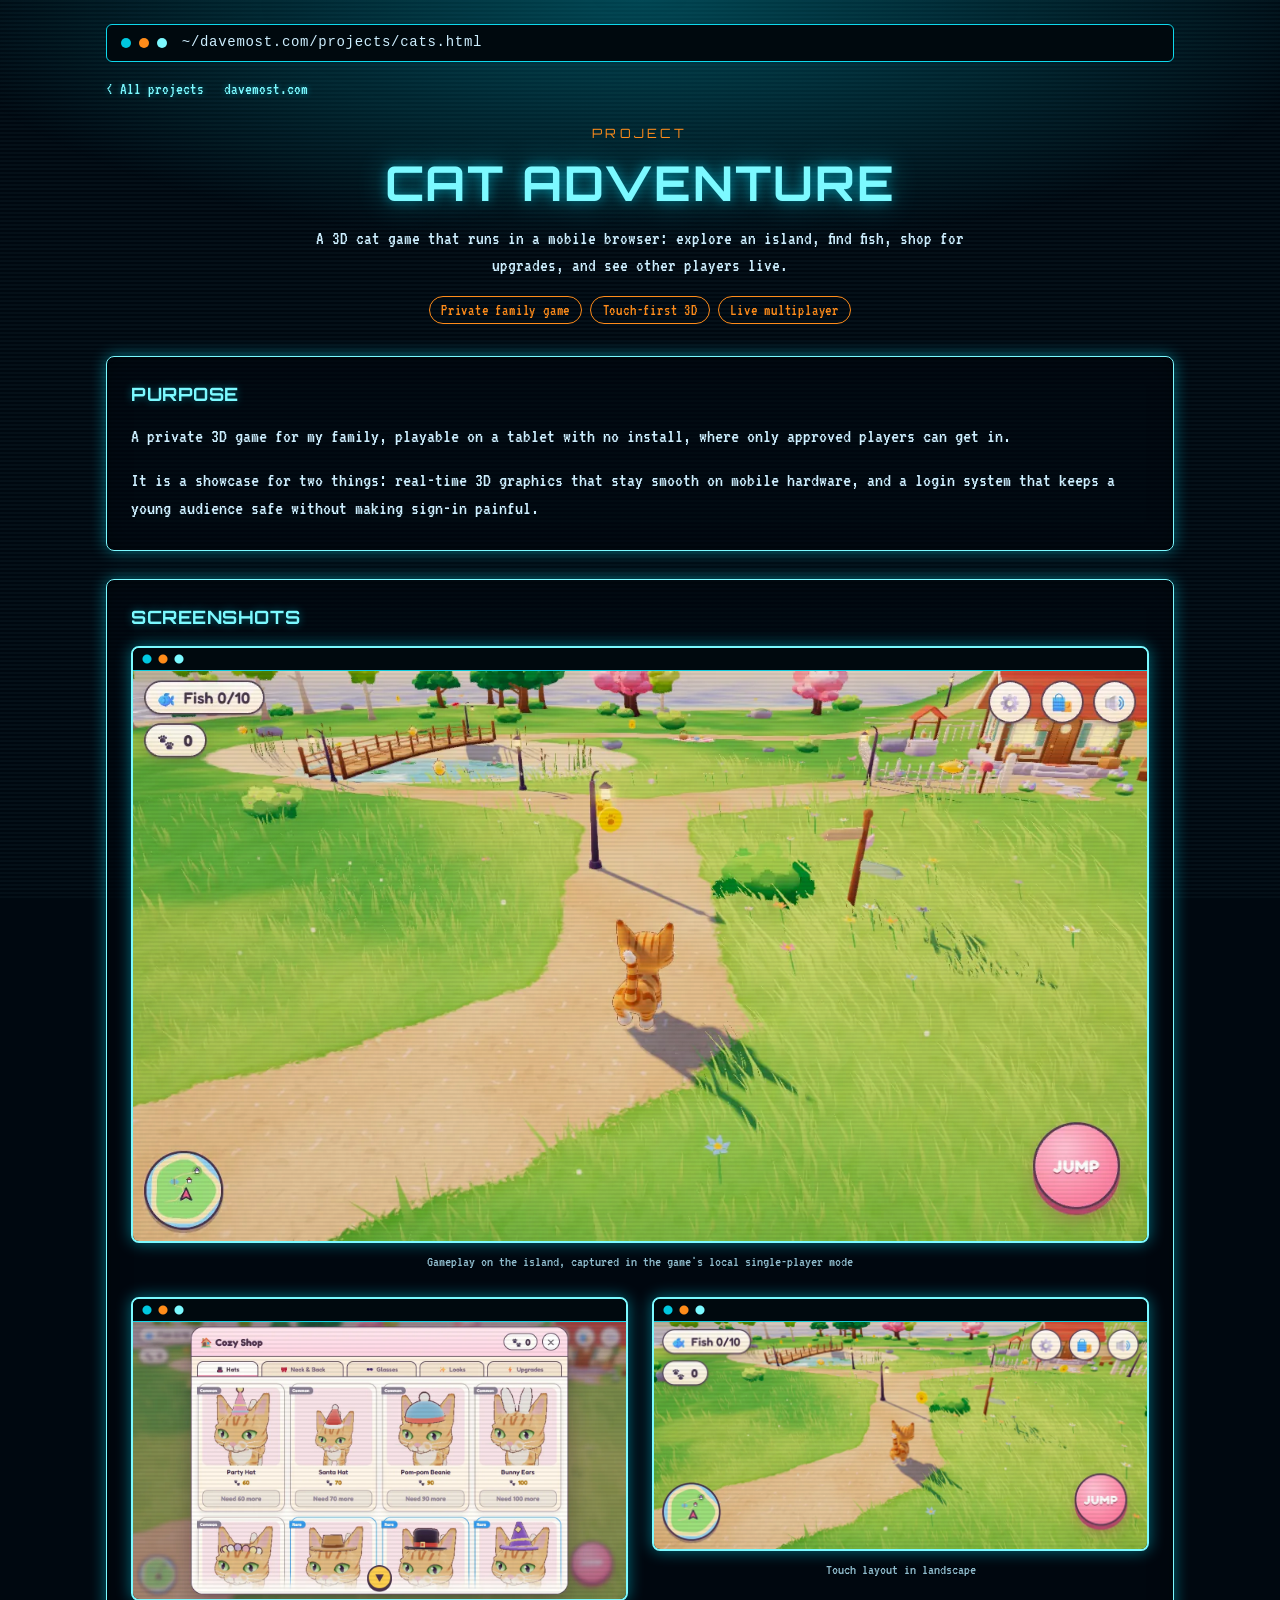
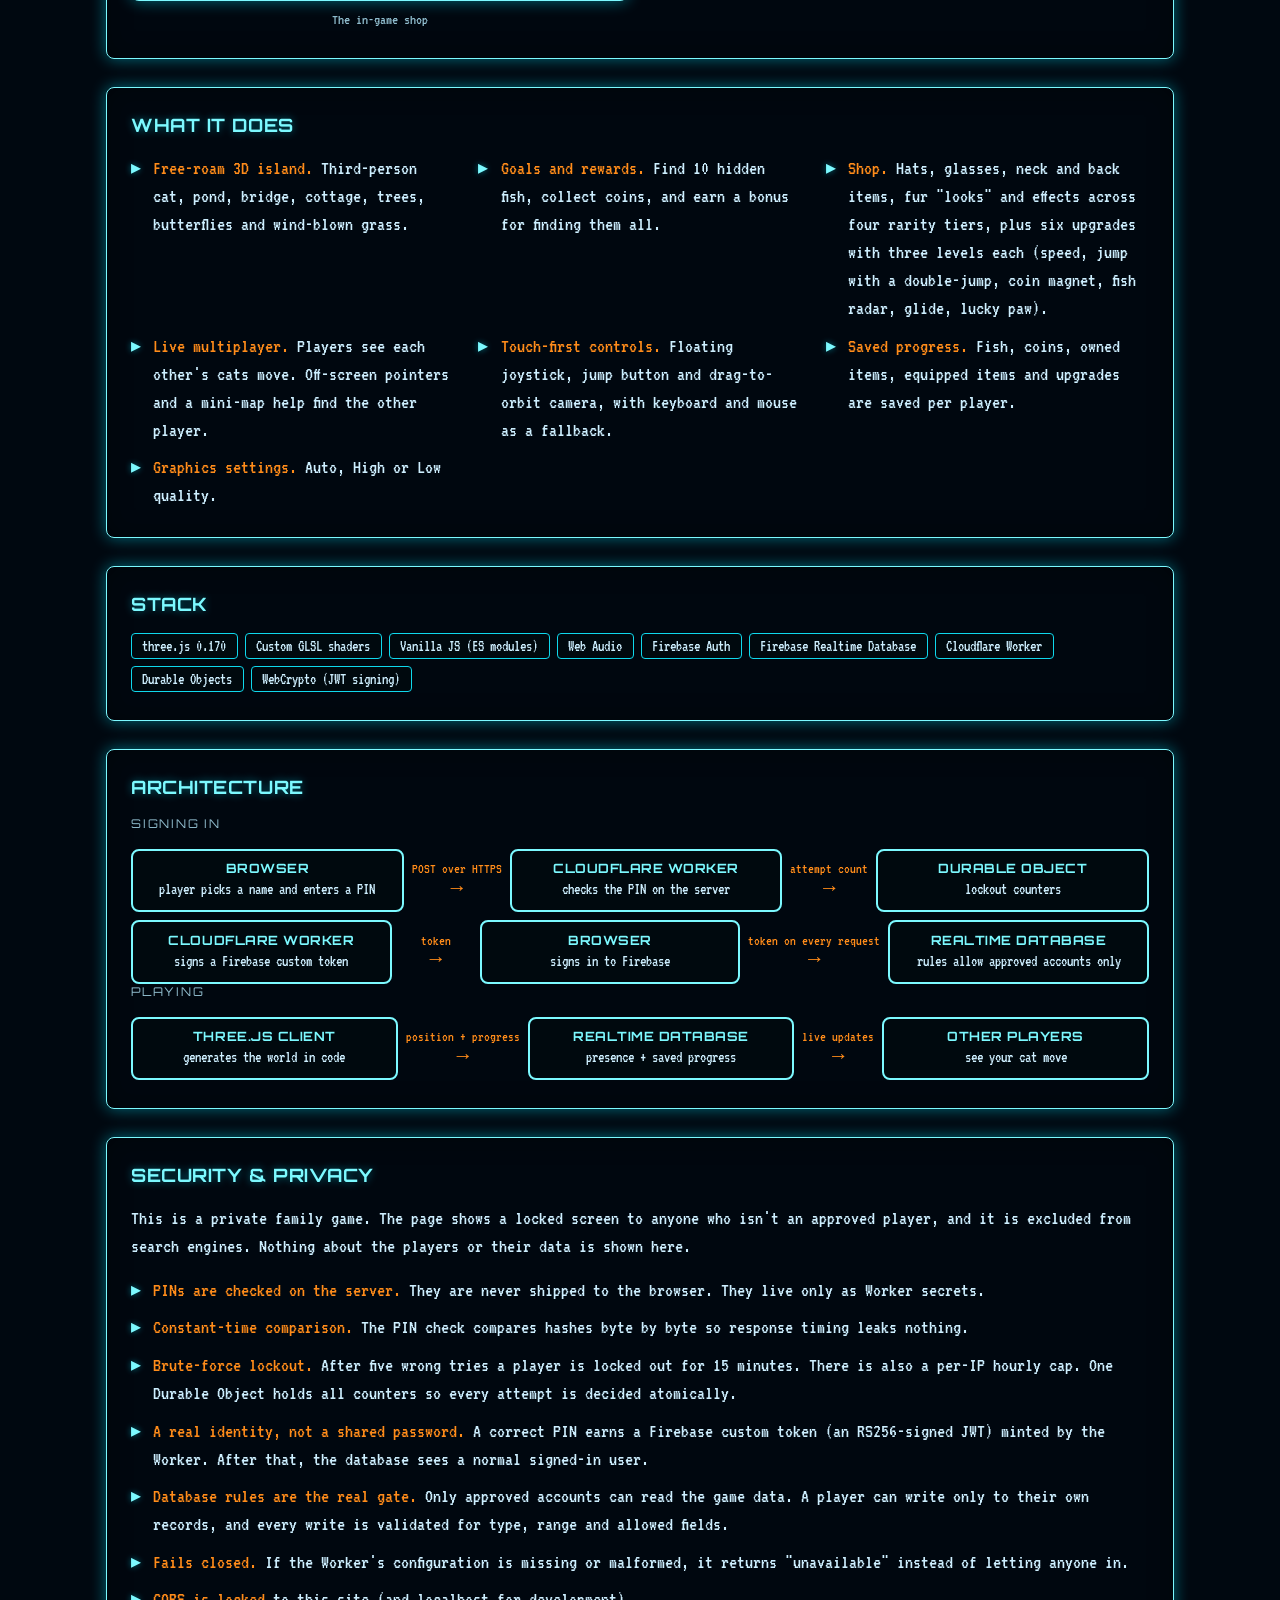
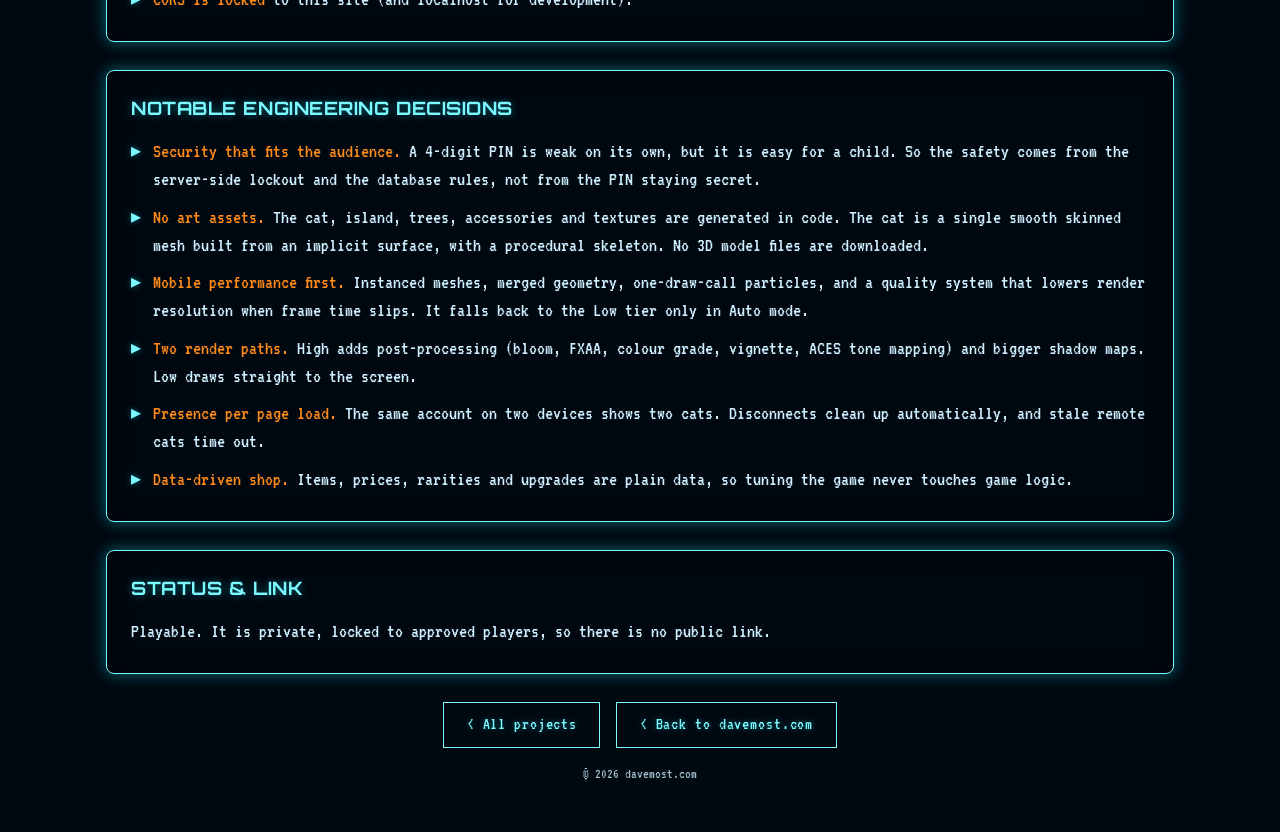
<file: projects/cats.html>
<!DOCTYPE html>
<html lang="en">
<head>
  <meta charset="utf-8" />
  <meta name="viewport" content="width=device-width, initial-scale=1" />
  <meta name="description" content="Cat Adventure: a private 3D browser game built with three.js, custom shaders, live multiplayer, and a server-side PIN login with brute-force lockout." />
  <title>Cat Adventure — davemost.com</title>
  <script>
    (function () {
      var t = "tron";
      try { t = localStorage.getItem("davemost-theme") || "tron"; } catch (e) {}
      document.documentElement.setAttribute("data-theme", t);
    })();
  </script>
  <link rel="preconnect" href="https://fonts.googleapis.com" />
  <link rel="preconnect" href="https://fonts.gstatic.com" crossorigin />
  <link href="https://fonts.googleapis.com/css2?family=VT323&family=Orbitron:wght@500;700&display=swap" rel="stylesheet" />
  <link rel="stylesheet" href="projects.css" />
</head>
<body>
  <div class="page">
    <div class="term-bar">
      <span class="term-dot a" aria-hidden="true"></span>
      <span class="term-dot b" aria-hidden="true"></span>
      <span class="term-dot c" aria-hidden="true"></span>
      <span class="term-title">~/davemost.com/projects/cats.html</span>
    </div>

    <nav class="crumbs" aria-label="Breadcrumb">
      <a href="./">&lt; All projects</a>
      <a href="../index.html">davemost.com</a>
    </nav>

    <header class="hero">
      <p class="eyebrow">Project</p>
      <h1>Cat Adventure</h1>
      <p class="subtitle">A 3D cat game that runs in a mobile browser: explore an island, find fish, shop for upgrades, and see other players live.</p>
      <ul class="badges">
        <li class="badge">Private family game</li>
        <li class="badge">Touch-first 3D</li>
        <li class="badge">Live multiplayer</li>
      </ul>
    </header>

    <main>
      <section class="panel">
        <h2>Purpose</h2>
        <p class="lead">A private 3D game for my family, playable on a tablet with no install, where only approved players can get in.</p>
        <p>It is a showcase for two things: real-time 3D graphics that stay smooth on mobile hardware, and a login system that keeps a young audience safe without making sign-in painful.</p>
      </section>

      <section class="panel">
        <h2>Screenshots</h2>
        <div class="shots">
          <figure class="shot">
            <div class="screen"><img src="img/cats-play.webp" width="1280" height="720" alt="Cat Adventure gameplay: a third-person orange tabby cat on a dirt path in a sunny 3D meadow, with a pond and bridge, a cottage, a mini-map, a fish counter and a jump button." loading="lazy" decoding="async" /></div>
            <figcaption>Gameplay on the island, captured in the game's local single-player mode</figcaption>
          </figure>
          <div class="shots pair">
            <figure class="shot">
            <div class="screen"><img src="img/cats-shop.webp" width="1280" height="720" alt="The Cat Adventure Cozy Shop: tabs for hats, neck and back, glasses, looks and upgrades, with hat cards showing a cat wearing each item, its rarity and its price." loading="lazy" decoding="async" /></div>
            <figcaption>The in-game shop</figcaption>
          </figure>
            <figure class="shot">
            <div class="screen"><img src="img/cats-phone.webp" width="1000" height="462" alt="Cat Adventure in landscape on a phone: touch controls with a jump button, a mini-map and the fish and coin counters." loading="lazy" decoding="async" /></div>
            <figcaption>Touch layout in landscape</figcaption>
          </figure>
          </div>
        </div>
      </section>

      <section class="panel">
        <h2>What it does</h2>
        <ul class="list cols">
          <li><b>Free-roam 3D island.</b> Third-person cat, pond, bridge, cottage, trees, butterflies and wind-blown grass.</li>
          <li><b>Goals and rewards.</b> Find 10 hidden fish, collect coins, and earn a bonus for finding them all.</li>
          <li><b>Shop.</b> Hats, glasses, neck and back items, fur "looks" and effects across four rarity tiers, plus six upgrades with three levels each (speed, jump with a double-jump, coin magnet, fish radar, glide, lucky paw).</li>
          <li><b>Live multiplayer.</b> Players see each other's cats move. Off-screen pointers and a mini-map help find the other player.</li>
          <li><b>Touch-first controls.</b> Floating joystick, jump button and drag-to-orbit camera, with keyboard and mouse as a fallback.</li>
          <li><b>Saved progress.</b> Fish, coins, owned items, equipped items and upgrades are saved per player.</li>
          <li><b>Graphics settings.</b> Auto, High or Low quality.</li>
        </ul>
      </section>

      <section class="panel">
        <h2>Stack</h2>
        <ul class="chips" aria-label="Stack">
          <li class="chip">three.js 0.170</li>
          <li class="chip">Custom GLSL shaders</li>
          <li class="chip">Vanilla JS (ES modules)</li>
          <li class="chip">Web Audio</li>
          <li class="chip">Firebase Auth</li>
          <li class="chip">Firebase Realtime Database</li>
          <li class="chip">Cloudflare Worker</li>
          <li class="chip">Durable Objects</li>
          <li class="chip">WebCrypto (JWT signing)</li>
        </ul>
      </section>

      <section class="panel">
        <h2>Architecture</h2>
        <p class="flow-label">Signing in</p>
        <div class="flow">
          <div class="node"><b>Browser</b><span>player picks a name and enters a PIN</span></div>
          <div class="arrow"><small>POST over HTTPS</small><i aria-hidden="true"></i></div>
          <div class="node"><b>Cloudflare Worker</b><span>checks the PIN on the server</span></div>
          <div class="arrow"><small>attempt count</small><i aria-hidden="true"></i></div>
          <div class="node"><b>Durable Object</b><span>lockout counters</span></div>
        </div>
        <div class="flow" style="margin-top:0.5rem">
          <div class="node"><b>Cloudflare Worker</b><span>signs a Firebase custom token</span></div>
          <div class="arrow"><small>token</small><i aria-hidden="true"></i></div>
          <div class="node"><b>Browser</b><span>signs in to Firebase</span></div>
          <div class="arrow"><small>token on every request</small><i aria-hidden="true"></i></div>
          <div class="node"><b>Realtime Database</b><span>rules allow approved accounts only</span></div>
        </div>
        <p class="flow-label">Playing</p>
        <div class="flow">
          <div class="node"><b>three.js client</b><span>generates the world in code</span></div>
          <div class="arrow"><small>position + progress</small><i aria-hidden="true"></i></div>
          <div class="node"><b>Realtime Database</b><span>presence + saved progress</span></div>
          <div class="arrow"><small>live updates</small><i aria-hidden="true"></i></div>
          <div class="node"><b>Other players</b><span>see your cat move</span></div>
        </div>
      </section>

      <section class="panel">
        <h2>Security &amp; privacy</h2>
        <p>This is a private family game. The page shows a locked screen to anyone who isn't an approved player, and it is excluded from search engines. Nothing about the players or their data is shown here.</p>
        <ul class="list">
          <li><b>PINs are checked on the server.</b> They are never shipped to the browser. They live only as Worker secrets.</li>
          <li><b>Constant-time comparison.</b> The PIN check compares hashes byte by byte so response timing leaks nothing.</li>
          <li><b>Brute-force lockout.</b> After five wrong tries a player is locked out for 15 minutes. There is also a per-IP hourly cap. One Durable Object holds all counters so every attempt is decided atomically.</li>
          <li><b>A real identity, not a shared password.</b> A correct PIN earns a Firebase custom token (an RS256-signed JWT) minted by the Worker. After that, the database sees a normal signed-in user.</li>
          <li><b>Database rules are the real gate.</b> Only approved accounts can read the game data. A player can write only to their own records, and every write is validated for type, range and allowed fields.</li>
          <li><b>Fails closed.</b> If the Worker's configuration is missing or malformed, it returns "unavailable" instead of letting anyone in.</li>
          <li><b>CORS is locked</b> to this site (and localhost for development).</li>
        </ul>
      </section>

      <section class="panel">
        <h2>Notable engineering decisions</h2>
        <ul class="list">
          <li><b>Security that fits the audience.</b> A 4-digit PIN is weak on its own, but it is easy for a child. So the safety comes from the server-side lockout and the database rules, not from the PIN staying secret.</li>
          <li><b>No art assets.</b> The cat, island, trees, accessories and textures are generated in code. The cat is a single smooth skinned mesh built from an implicit surface, with a procedural skeleton. No 3D model files are downloaded.</li>
          <li><b>Mobile performance first.</b> Instanced meshes, merged geometry, one-draw-call particles, and a quality system that lowers render resolution when frame time slips. It falls back to the Low tier only in Auto mode.</li>
          <li><b>Two render paths.</b> High adds post-processing (bloom, FXAA, colour grade, vignette, ACES tone mapping) and bigger shadow maps. Low draws straight to the screen.</li>
          <li><b>Presence per page load.</b> The same account on two devices shows two cats. Disconnects clean up automatically, and stale remote cats time out.</li>
          <li><b>Data-driven shop.</b> Items, prices, rarities and upgrades are plain data, so tuning the game never touches game logic.</li>
        </ul>
      </section>

      <section class="panel">
        <h2>Status &amp; link</h2>
        <p>Playable. It is private, locked to approved players, so there is no public link.</p>
      </section>
    </main>

    <footer>
      <a class="btn-back" href="./">&lt; All projects</a>
      <a class="btn-back" href="../index.html">&lt; Back to davemost.com</a>
      <p>&copy; <span id="y"></span> davemost.com</p>
    </footer>
  </div>

  <script>
    (function () {
      var y = document.getElementById("y");
      if (y) y.textContent = new Date().getFullYear();
    })();
  </script>
</body>
</html>
</file>
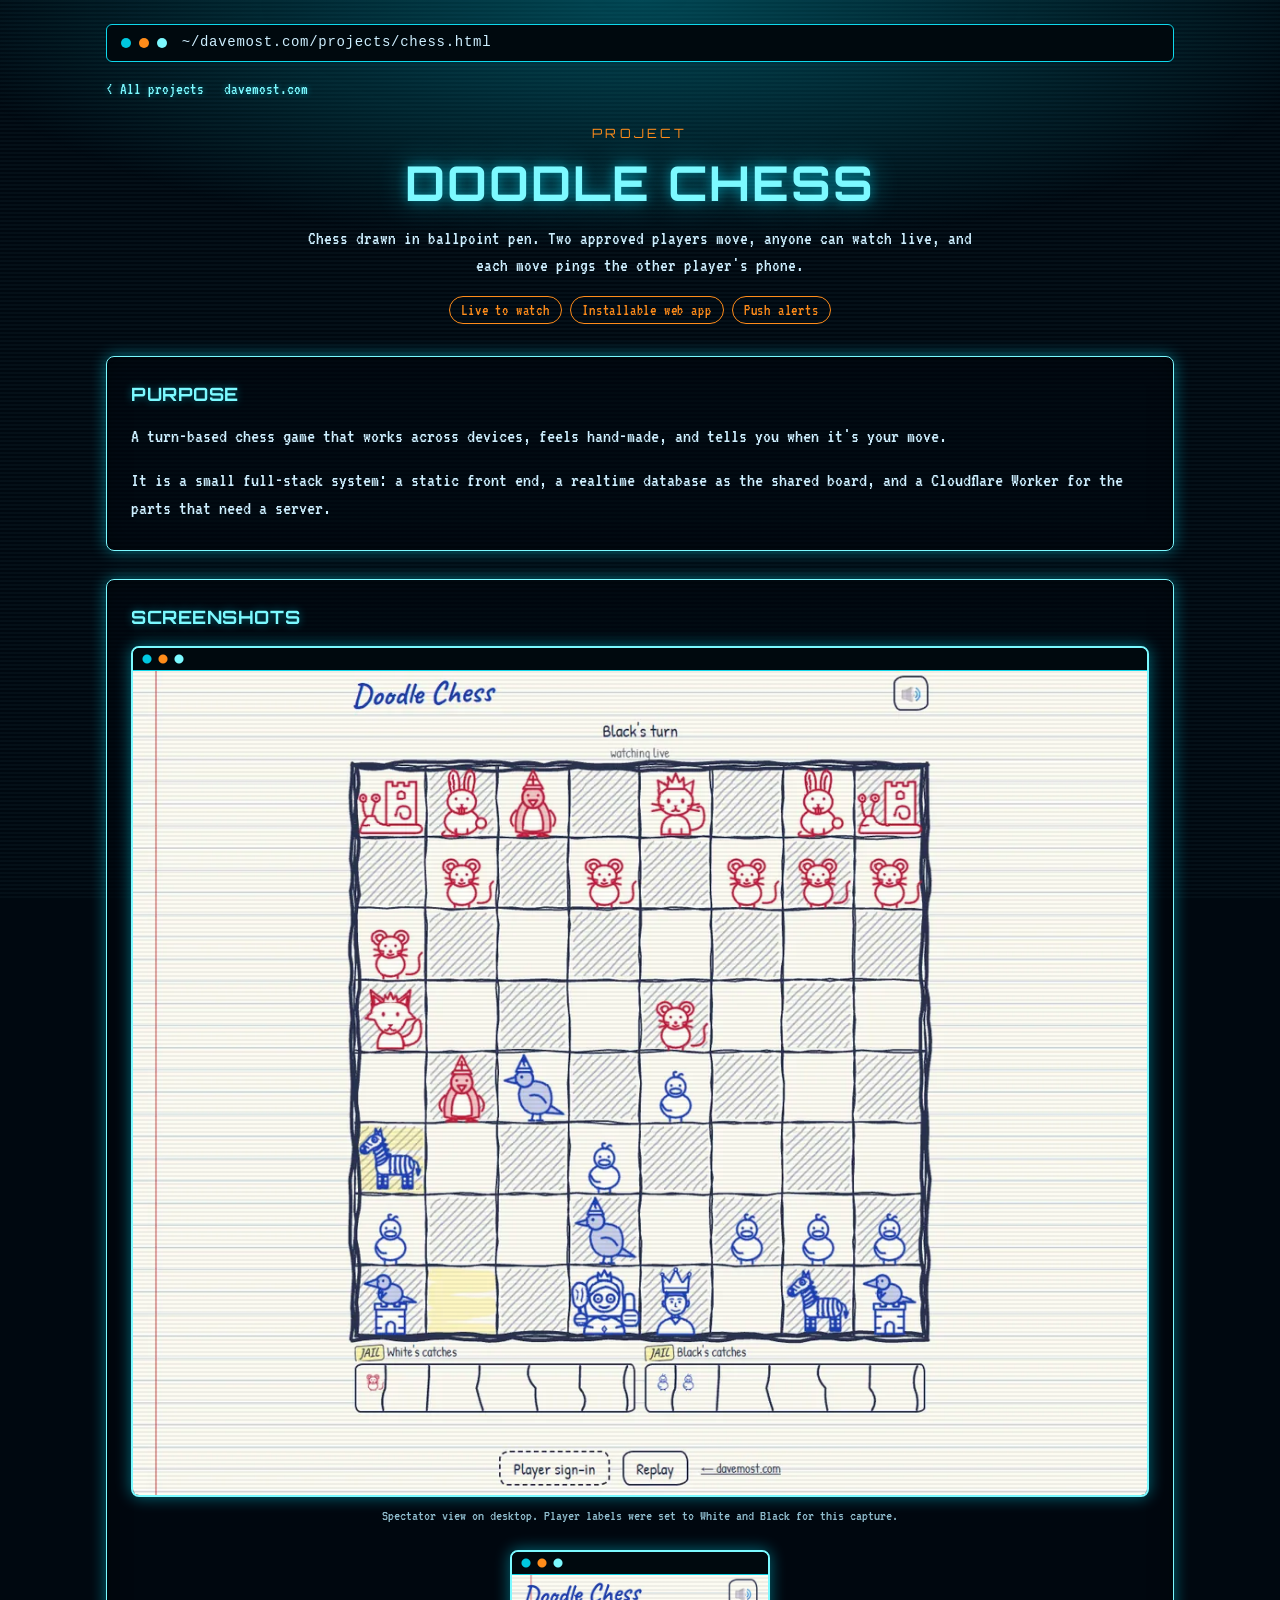
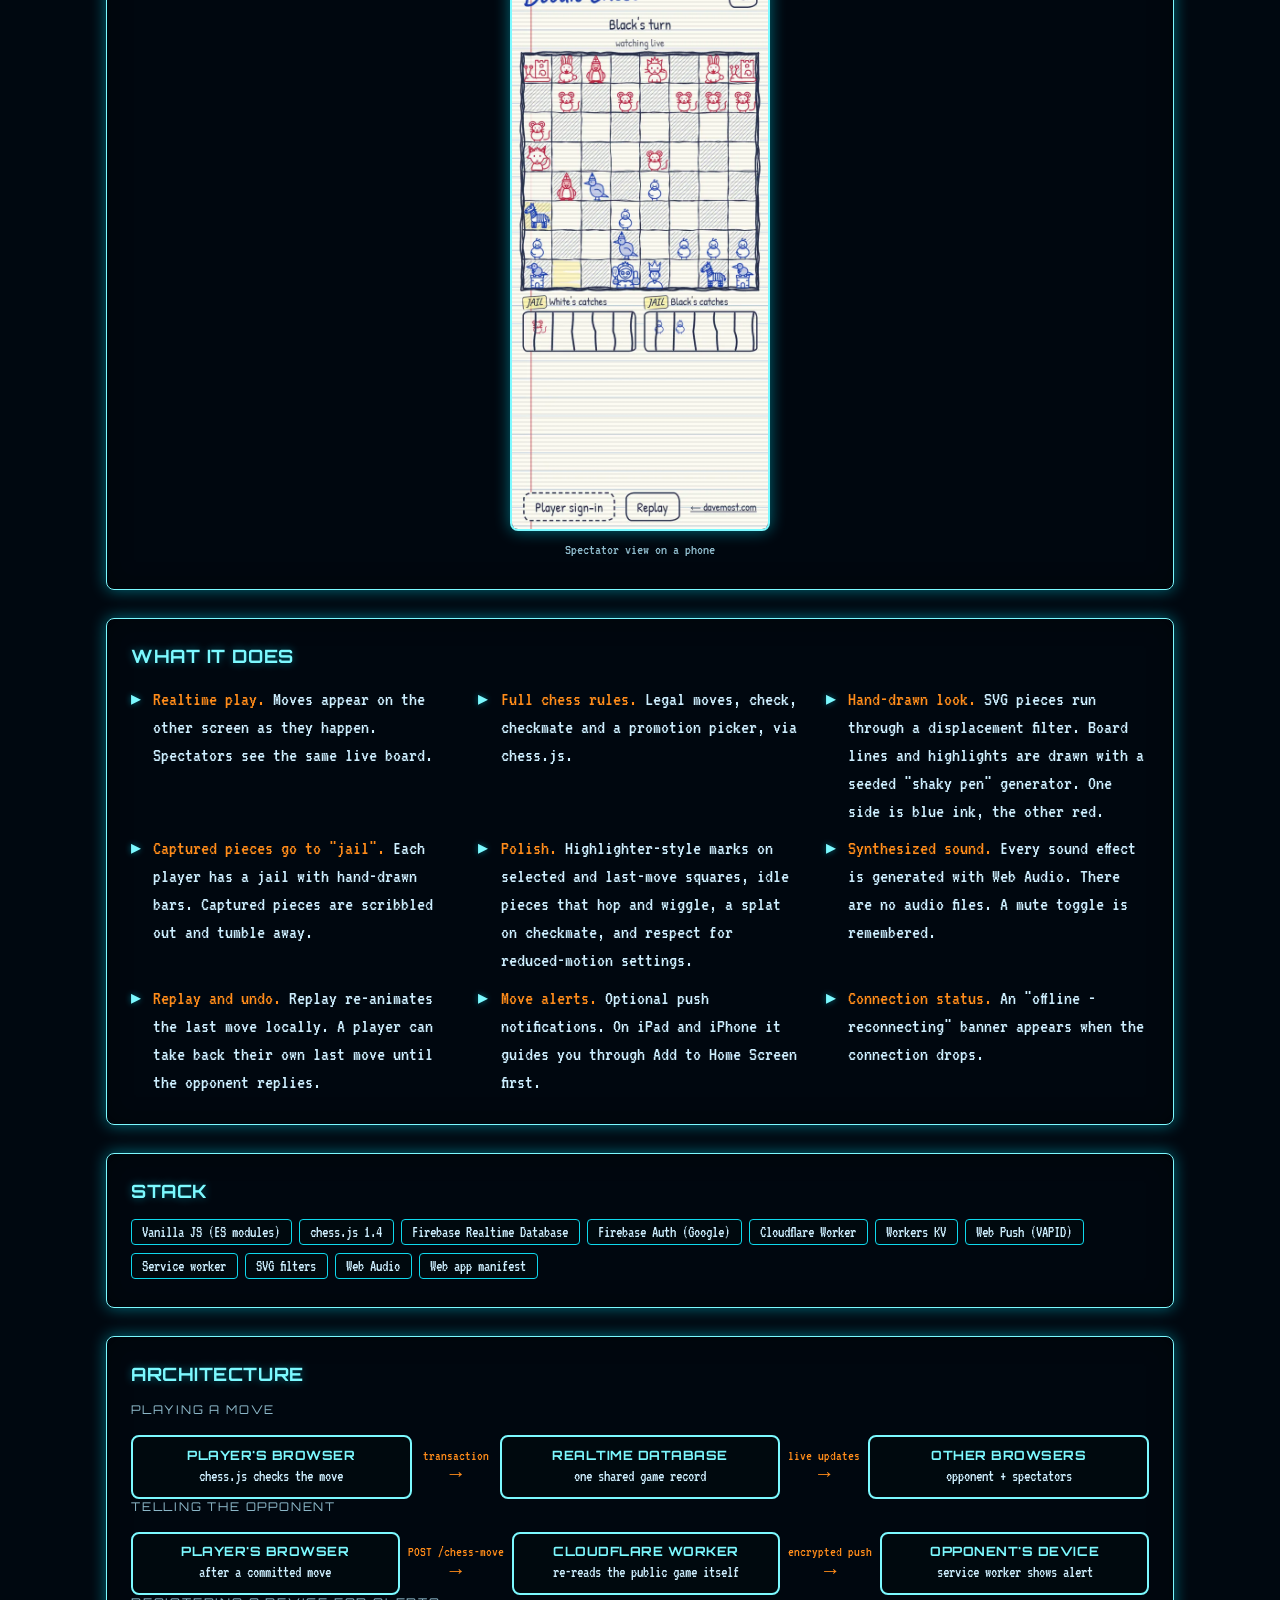
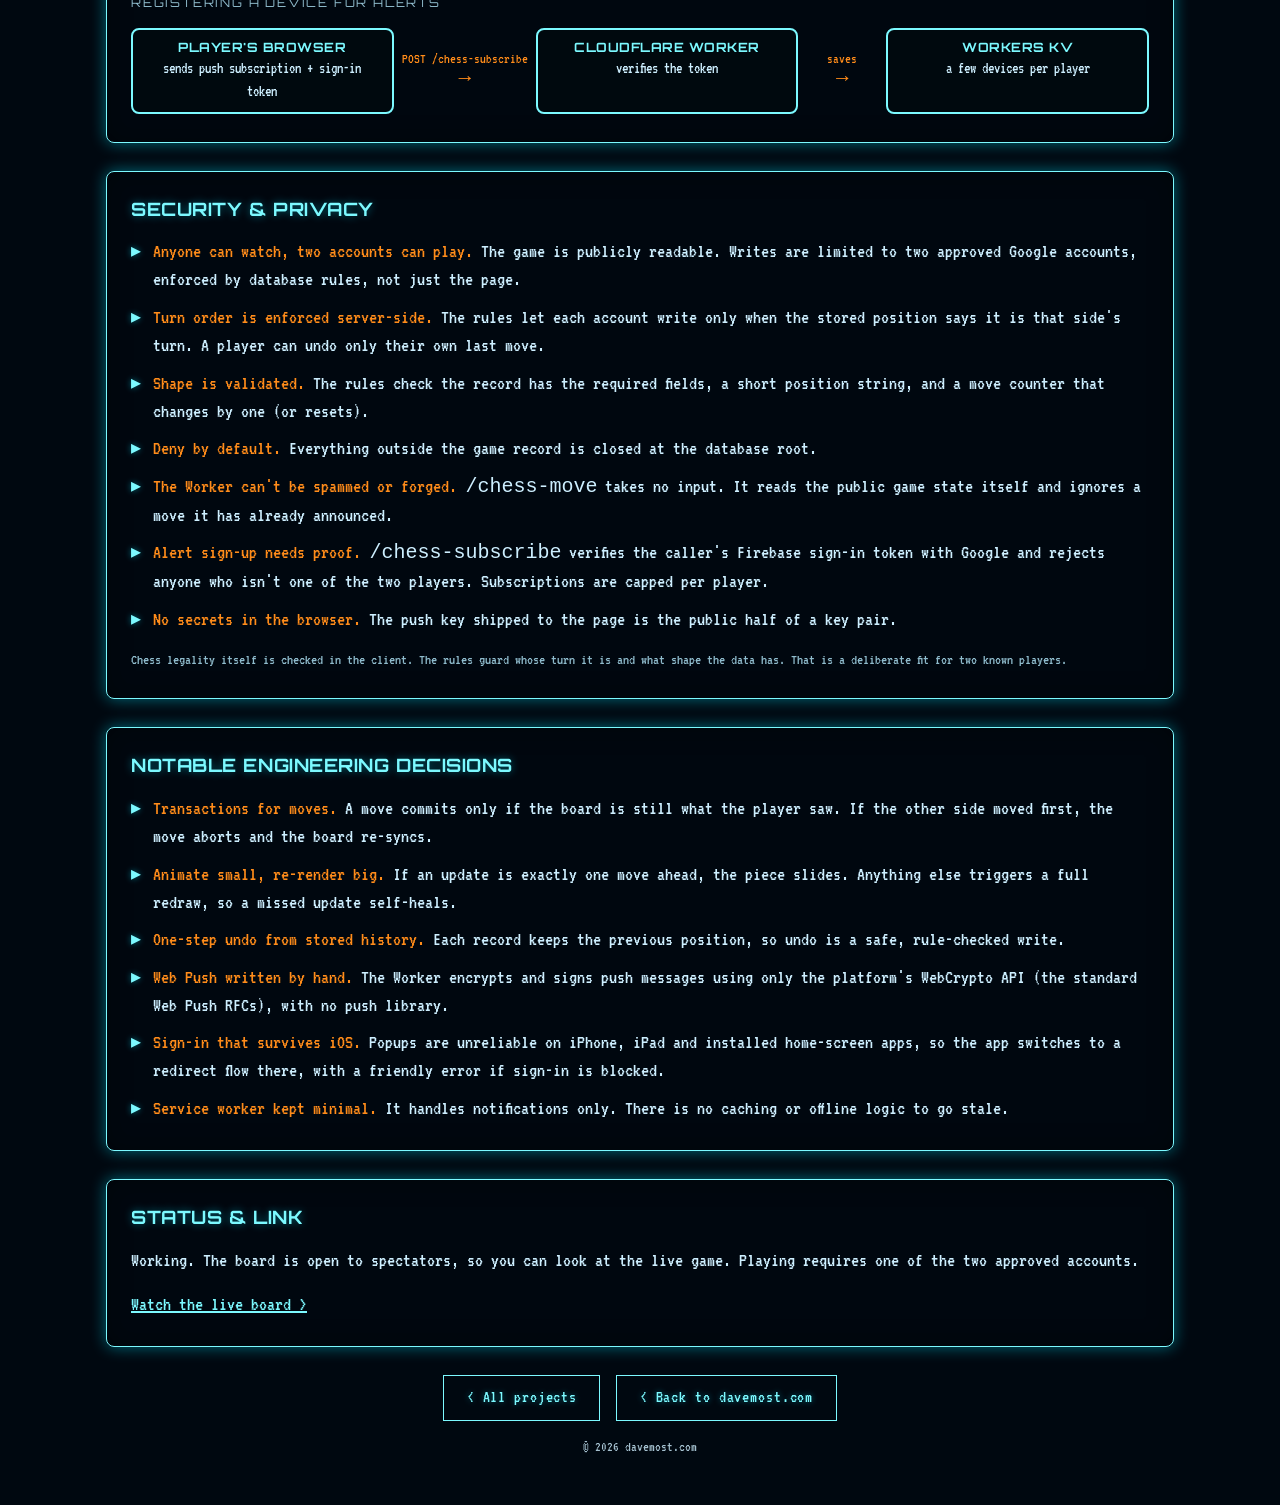
<file: projects/chess.html>
<!DOCTYPE html>
<html lang="en">
<head>
  <meta charset="utf-8" />
  <meta name="viewport" content="width=device-width, initial-scale=1" />
  <meta name="description" content="Doodle Chess: a real-time, hand-drawn chess game with turn-order enforced by database rules, push-notification move alerts, and a Cloudflare Worker backend." />
  <title>Doodle Chess — davemost.com</title>
  <script>
    (function () {
      var t = "tron";
      try { t = localStorage.getItem("davemost-theme") || "tron"; } catch (e) {}
      document.documentElement.setAttribute("data-theme", t);
    })();
  </script>
  <link rel="preconnect" href="https://fonts.googleapis.com" />
  <link rel="preconnect" href="https://fonts.gstatic.com" crossorigin />
  <link href="https://fonts.googleapis.com/css2?family=VT323&family=Orbitron:wght@500;700&display=swap" rel="stylesheet" />
  <link rel="stylesheet" href="projects.css" />
</head>
<body>
  <div class="page">
    <div class="term-bar">
      <span class="term-dot a" aria-hidden="true"></span>
      <span class="term-dot b" aria-hidden="true"></span>
      <span class="term-dot c" aria-hidden="true"></span>
      <span class="term-title">~/davemost.com/projects/chess.html</span>
    </div>

    <nav class="crumbs" aria-label="Breadcrumb">
      <a href="./">&lt; All projects</a>
      <a href="../index.html">davemost.com</a>
    </nav>

    <header class="hero">
      <p class="eyebrow">Project</p>
      <h1>Doodle Chess</h1>
      <p class="subtitle">Chess drawn in ballpoint pen. Two approved players move, anyone can watch live, and each move pings the other player's phone.</p>
      <ul class="badges">
        <li class="badge">Live to watch</li>
        <li class="badge">Installable web app</li>
        <li class="badge">Push alerts</li>
      </ul>
    </header>

    <main>
      <section class="panel">
        <h2>Purpose</h2>
        <p class="lead">A turn-based chess game that works across devices, feels hand-made, and tells you when it's your move.</p>
        <p>It is a small full-stack system: a static front end, a realtime database as the shared board, and a Cloudflare Worker for the parts that need a server.</p>
      </section>

      <section class="panel">
        <h2>Screenshots</h2>
        <div class="shots">
          <figure class="shot">
            <div class="screen"><img src="img/chess-desktop.webp" width="1100" height="894" alt="Doodle Chess on desktop: a hand-drawn ballpoint-pen board with blue and red animal pieces mid-game, a highlighted last move, and a captured-pieces jail box for each side underneath." loading="lazy" decoding="async" /></div>
            <figcaption>Spectator view on desktop. Player labels were set to White and Black for this capture.</figcaption>
          </figure>
          <div class="shots phones">
            <figure class="shot">
            <div class="screen"><img src="img/chess-phone.webp" width="560" height="1212" alt="Doodle Chess on a phone: the same hand-drawn board filling the screen, with the status line above and the two jail boxes below." loading="lazy" decoding="async" /></div>
            <figcaption>Spectator view on a phone</figcaption>
          </figure>
          </div>
        </div>
      </section>

      <section class="panel">
        <h2>What it does</h2>
        <ul class="list cols">
          <li><b>Realtime play.</b> Moves appear on the other screen as they happen. Spectators see the same live board.</li>
          <li><b>Full chess rules.</b> Legal moves, check, checkmate and a promotion picker, via chess.js.</li>
          <li><b>Hand-drawn look.</b> SVG pieces run through a displacement filter. Board lines and highlights are drawn with a seeded "shaky pen" generator. One side is blue ink, the other red.</li>
          <li><b>Captured pieces go to "jail".</b> Each player has a jail with hand-drawn bars. Captured pieces are scribbled out and tumble away.</li>
          <li><b>Polish.</b> Highlighter-style marks on selected and last-move squares, idle pieces that hop and wiggle, a splat on checkmate, and respect for reduced-motion settings.</li>
          <li><b>Synthesized sound.</b> Every sound effect is generated with Web Audio. There are no audio files. A mute toggle is remembered.</li>
          <li><b>Replay and undo.</b> Replay re-animates the last move locally. A player can take back their own last move until the opponent replies.</li>
          <li><b>Move alerts.</b> Optional push notifications. On iPad and iPhone it guides you through Add to Home Screen first.</li>
          <li><b>Connection status.</b> An "offline - reconnecting" banner appears when the connection drops.</li>
        </ul>
      </section>

      <section class="panel">
        <h2>Stack</h2>
        <ul class="chips" aria-label="Stack">
          <li class="chip">Vanilla JS (ES modules)</li>
          <li class="chip">chess.js 1.4</li>
          <li class="chip">Firebase Realtime Database</li>
          <li class="chip">Firebase Auth (Google)</li>
          <li class="chip">Cloudflare Worker</li>
          <li class="chip">Workers KV</li>
          <li class="chip">Web Push (VAPID)</li>
          <li class="chip">Service worker</li>
          <li class="chip">SVG filters</li>
          <li class="chip">Web Audio</li>
          <li class="chip">Web app manifest</li>
        </ul>
      </section>

      <section class="panel">
        <h2>Architecture</h2>
        <p class="flow-label">Playing a move</p>
        <div class="flow">
          <div class="node"><b>Player's browser</b><span>chess.js checks the move</span></div>
          <div class="arrow"><small>transaction</small><i aria-hidden="true"></i></div>
          <div class="node"><b>Realtime Database</b><span>one shared game record</span></div>
          <div class="arrow"><small>live updates</small><i aria-hidden="true"></i></div>
          <div class="node"><b>Other browsers</b><span>opponent + spectators</span></div>
        </div>
        <p class="flow-label">Telling the opponent</p>
        <div class="flow">
          <div class="node"><b>Player's browser</b><span>after a committed move</span></div>
          <div class="arrow"><small>POST /chess-move</small><i aria-hidden="true"></i></div>
          <div class="node"><b>Cloudflare Worker</b><span>re-reads the public game itself</span></div>
          <div class="arrow"><small>encrypted push</small><i aria-hidden="true"></i></div>
          <div class="node"><b>Opponent's device</b><span>service worker shows alert</span></div>
        </div>
        <p class="flow-label">Registering a device for alerts</p>
        <div class="flow">
          <div class="node"><b>Player's browser</b><span>sends push subscription + sign-in token</span></div>
          <div class="arrow"><small>POST /chess-subscribe</small><i aria-hidden="true"></i></div>
          <div class="node"><b>Cloudflare Worker</b><span>verifies the token</span></div>
          <div class="arrow"><small>saves</small><i aria-hidden="true"></i></div>
          <div class="node"><b>Workers KV</b><span>a few devices per player</span></div>
        </div>
      </section>

      <section class="panel">
        <h2>Security &amp; privacy</h2>
        <ul class="list">
          <li><b>Anyone can watch, two accounts can play.</b> The game is publicly readable. Writes are limited to two approved Google accounts, enforced by database rules, not just the page.</li>
          <li><b>Turn order is enforced server-side.</b> The rules let each account write only when the stored position says it is that side's turn. A player can undo only their own last move.</li>
          <li><b>Shape is validated.</b> The rules check the record has the required fields, a short position string, and a move counter that changes by one (or resets).</li>
          <li><b>Deny by default.</b> Everything outside the game record is closed at the database root.</li>
          <li><b>The Worker can't be spammed or forged.</b> <code>/chess-move</code> takes no input. It reads the public game state itself and ignores a move it has already announced.</li>
          <li><b>Alert sign-up needs proof.</b> <code>/chess-subscribe</code> verifies the caller's Firebase sign-in token with Google and rejects anyone who isn't one of the two players. Subscriptions are capped per player.</li>
          <li><b>No secrets in the browser.</b> The push key shipped to the page is the public half of a key pair.</li>
        </ul>
        <p class="note">Chess legality itself is checked in the client. The rules guard whose turn it is and what shape the data has. That is a deliberate fit for two known players.</p>
      </section>

      <section class="panel">
        <h2>Notable engineering decisions</h2>
        <ul class="list">
          <li><b>Transactions for moves.</b> A move commits only if the board is still what the player saw. If the other side moved first, the move aborts and the board re-syncs.</li>
          <li><b>Animate small, re-render big.</b> If an update is exactly one move ahead, the piece slides. Anything else triggers a full redraw, so a missed update self-heals.</li>
          <li><b>One-step undo from stored history.</b> Each record keeps the previous position, so undo is a safe, rule-checked write.</li>
          <li><b>Web Push written by hand.</b> The Worker encrypts and signs push messages using only the platform's WebCrypto API (the standard Web Push RFCs), with no push library.</li>
          <li><b>Sign-in that survives iOS.</b> Popups are unreliable on iPhone, iPad and installed home-screen apps, so the app switches to a redirect flow there, with a friendly error if sign-in is blocked.</li>
          <li><b>Service worker kept minimal.</b> It handles notifications only. There is no caching or offline logic to go stale.</li>
        </ul>
      </section>

      <section class="panel">
        <h2>Status &amp; link</h2>
        <p>Working. The board is open to spectators, so you can look at the live game. Playing requires one of the two approved accounts.</p>
        <p><a href="../chess/">Watch the live board &gt;</a></p>
      </section>
    </main>

    <footer>
      <a class="btn-back" href="./">&lt; All projects</a>
      <a class="btn-back" href="../index.html">&lt; Back to davemost.com</a>
      <p>&copy; <span id="y"></span> davemost.com</p>
    </footer>
  </div>

  <script>
    (function () {
      var y = document.getElementById("y");
      if (y) y.textContent = new Date().getFullYear();
    })();
  </script>
</body>
</html>
</file>
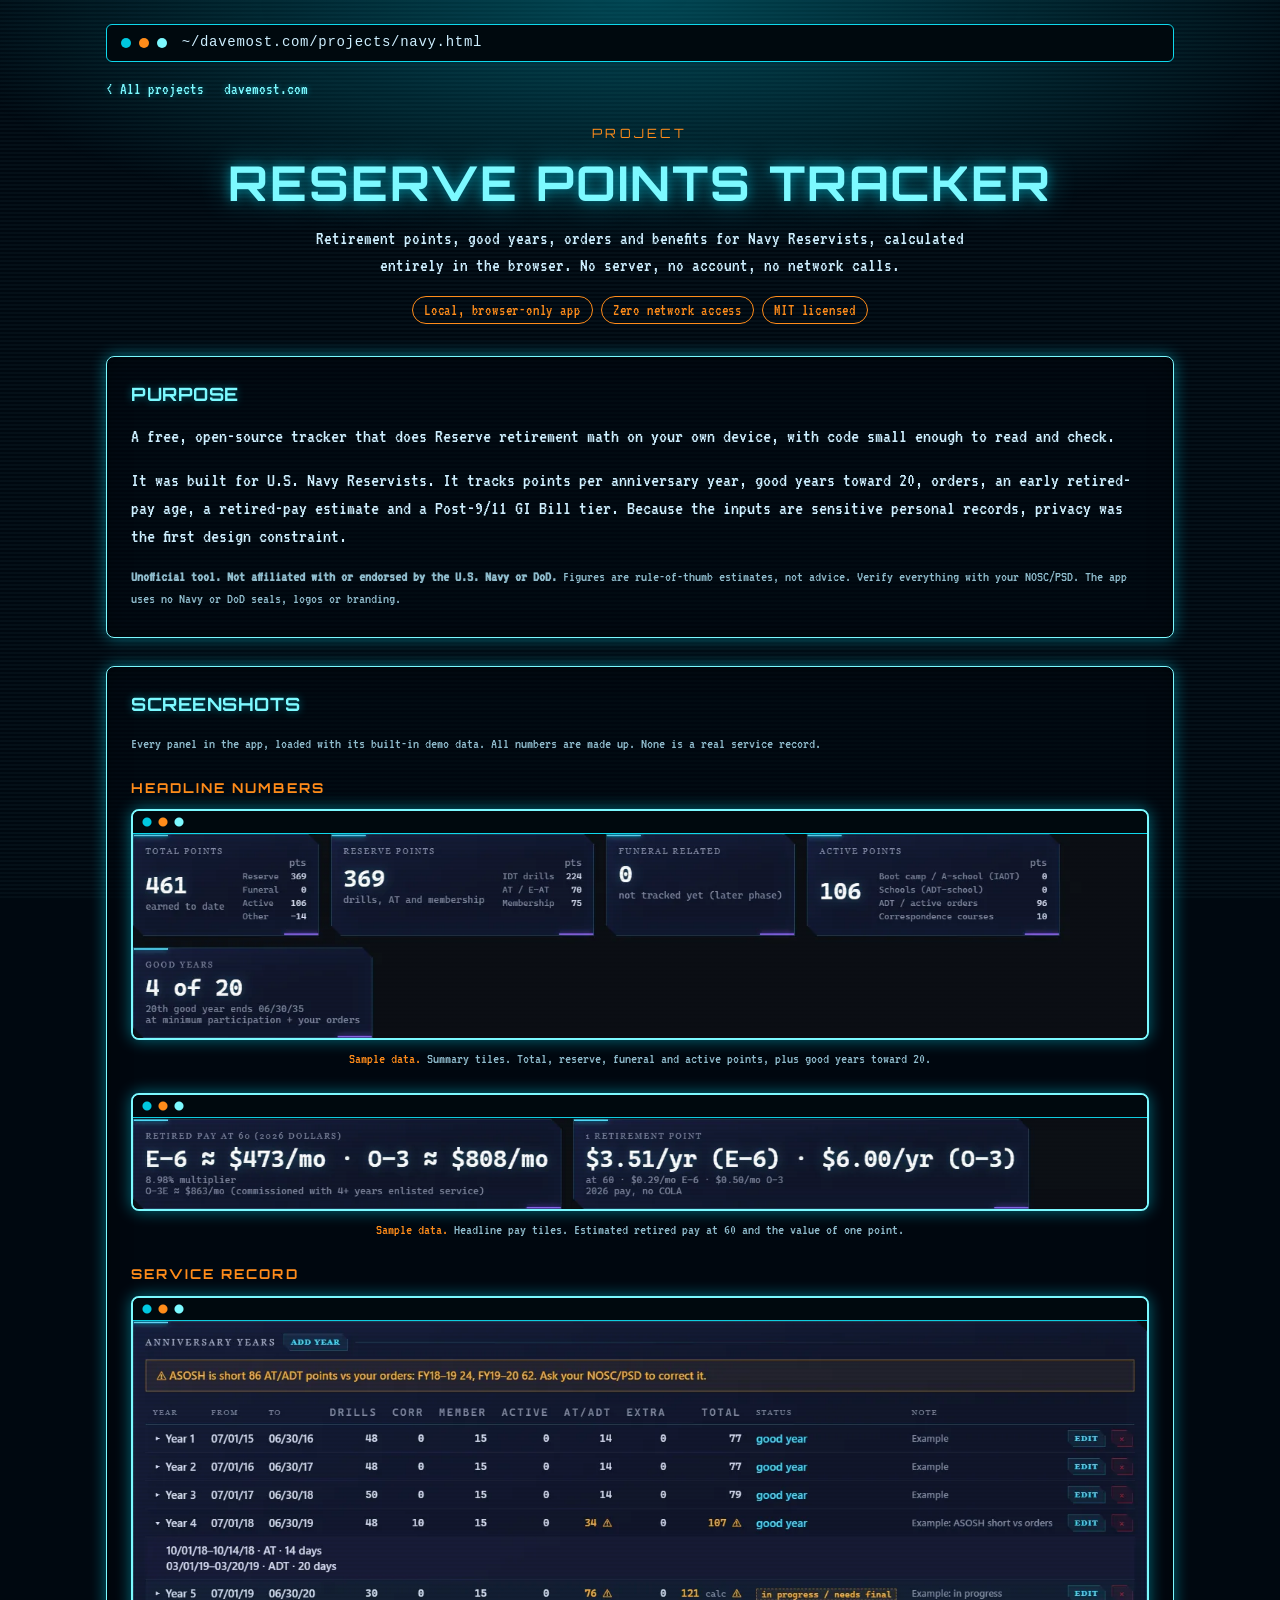
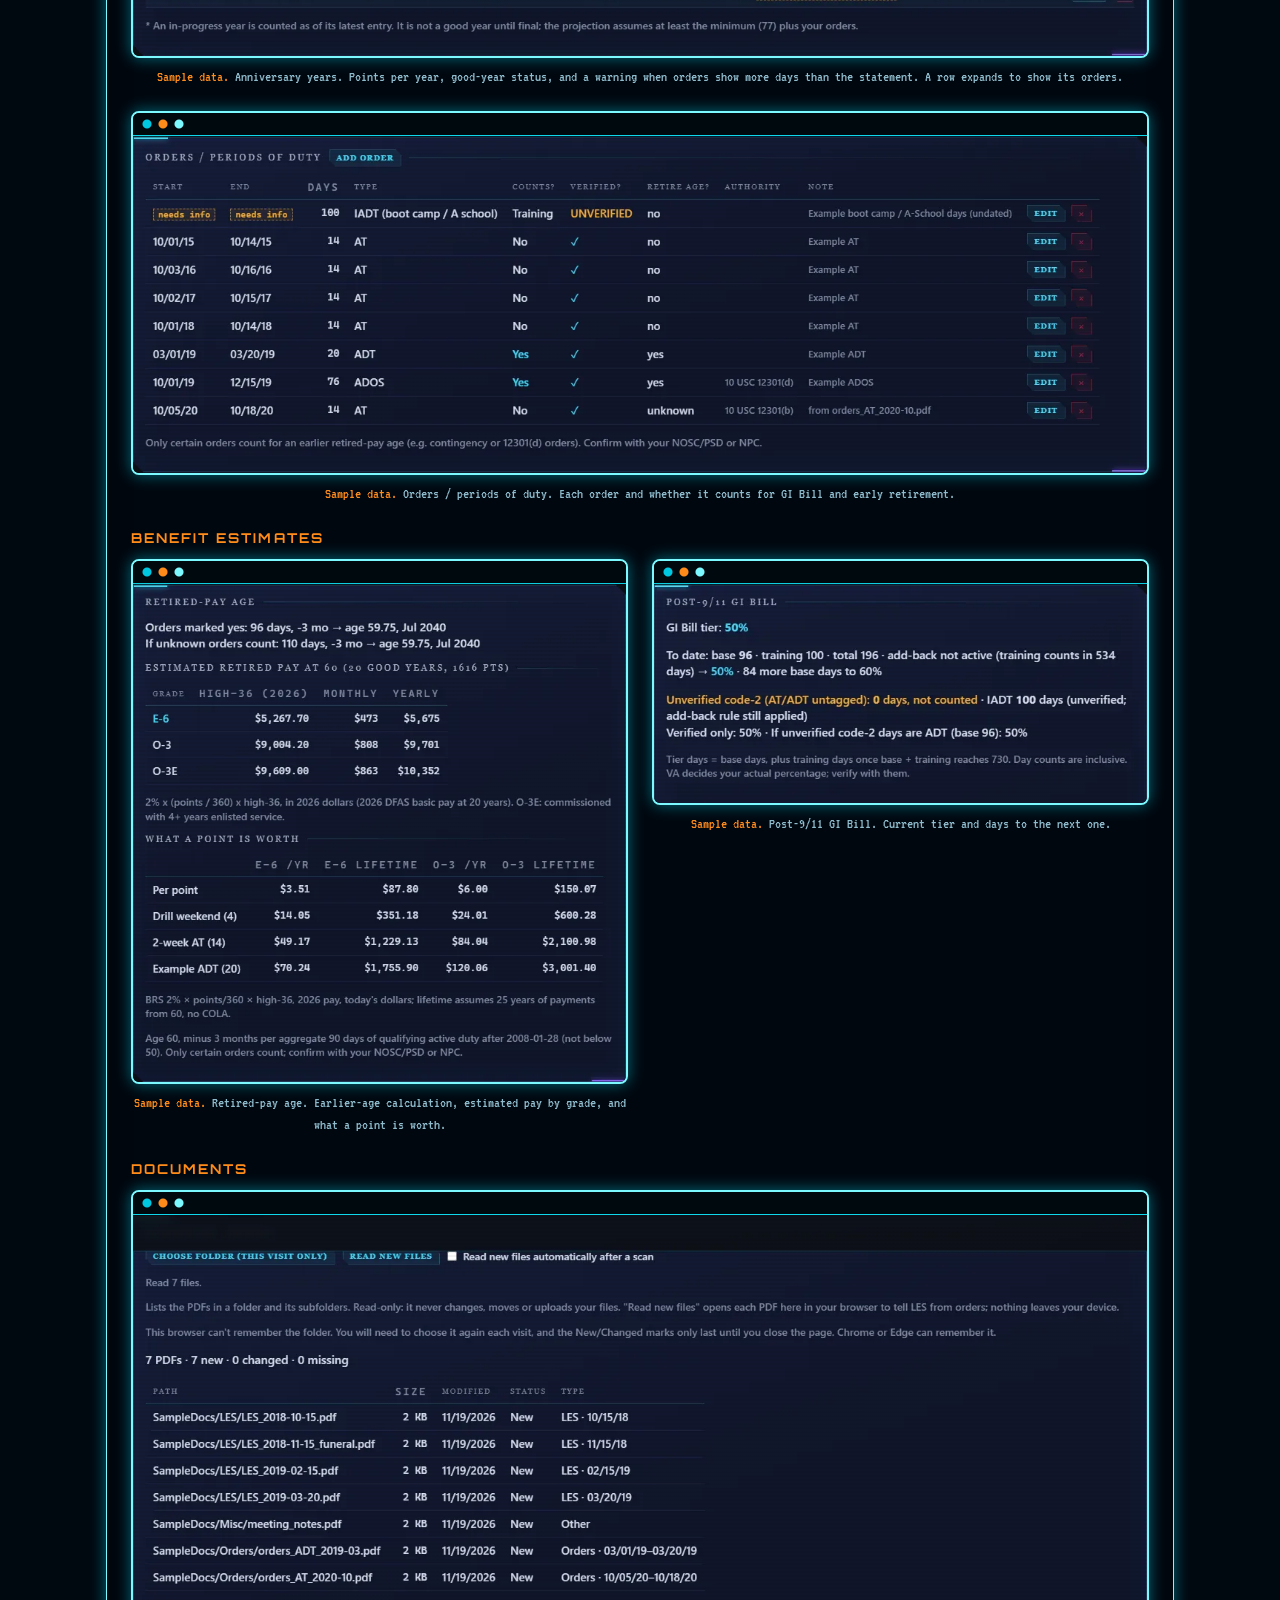
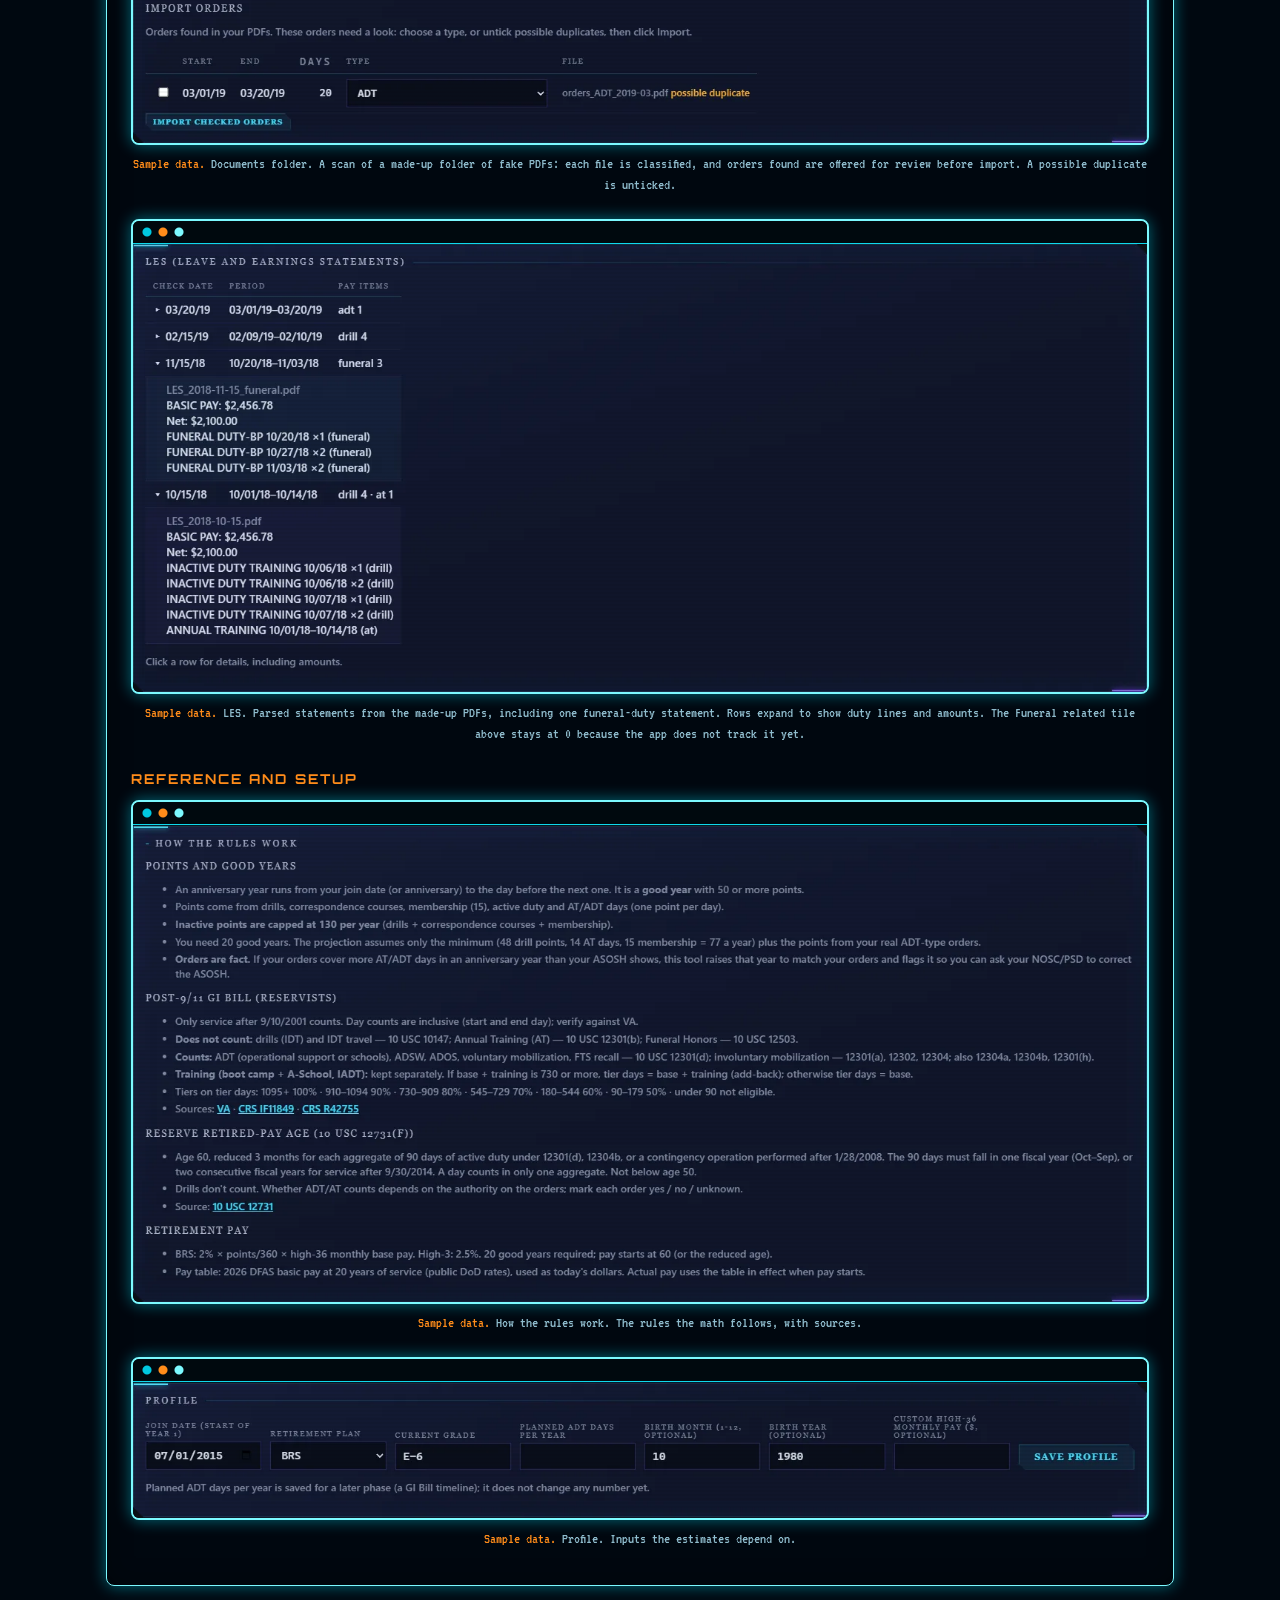
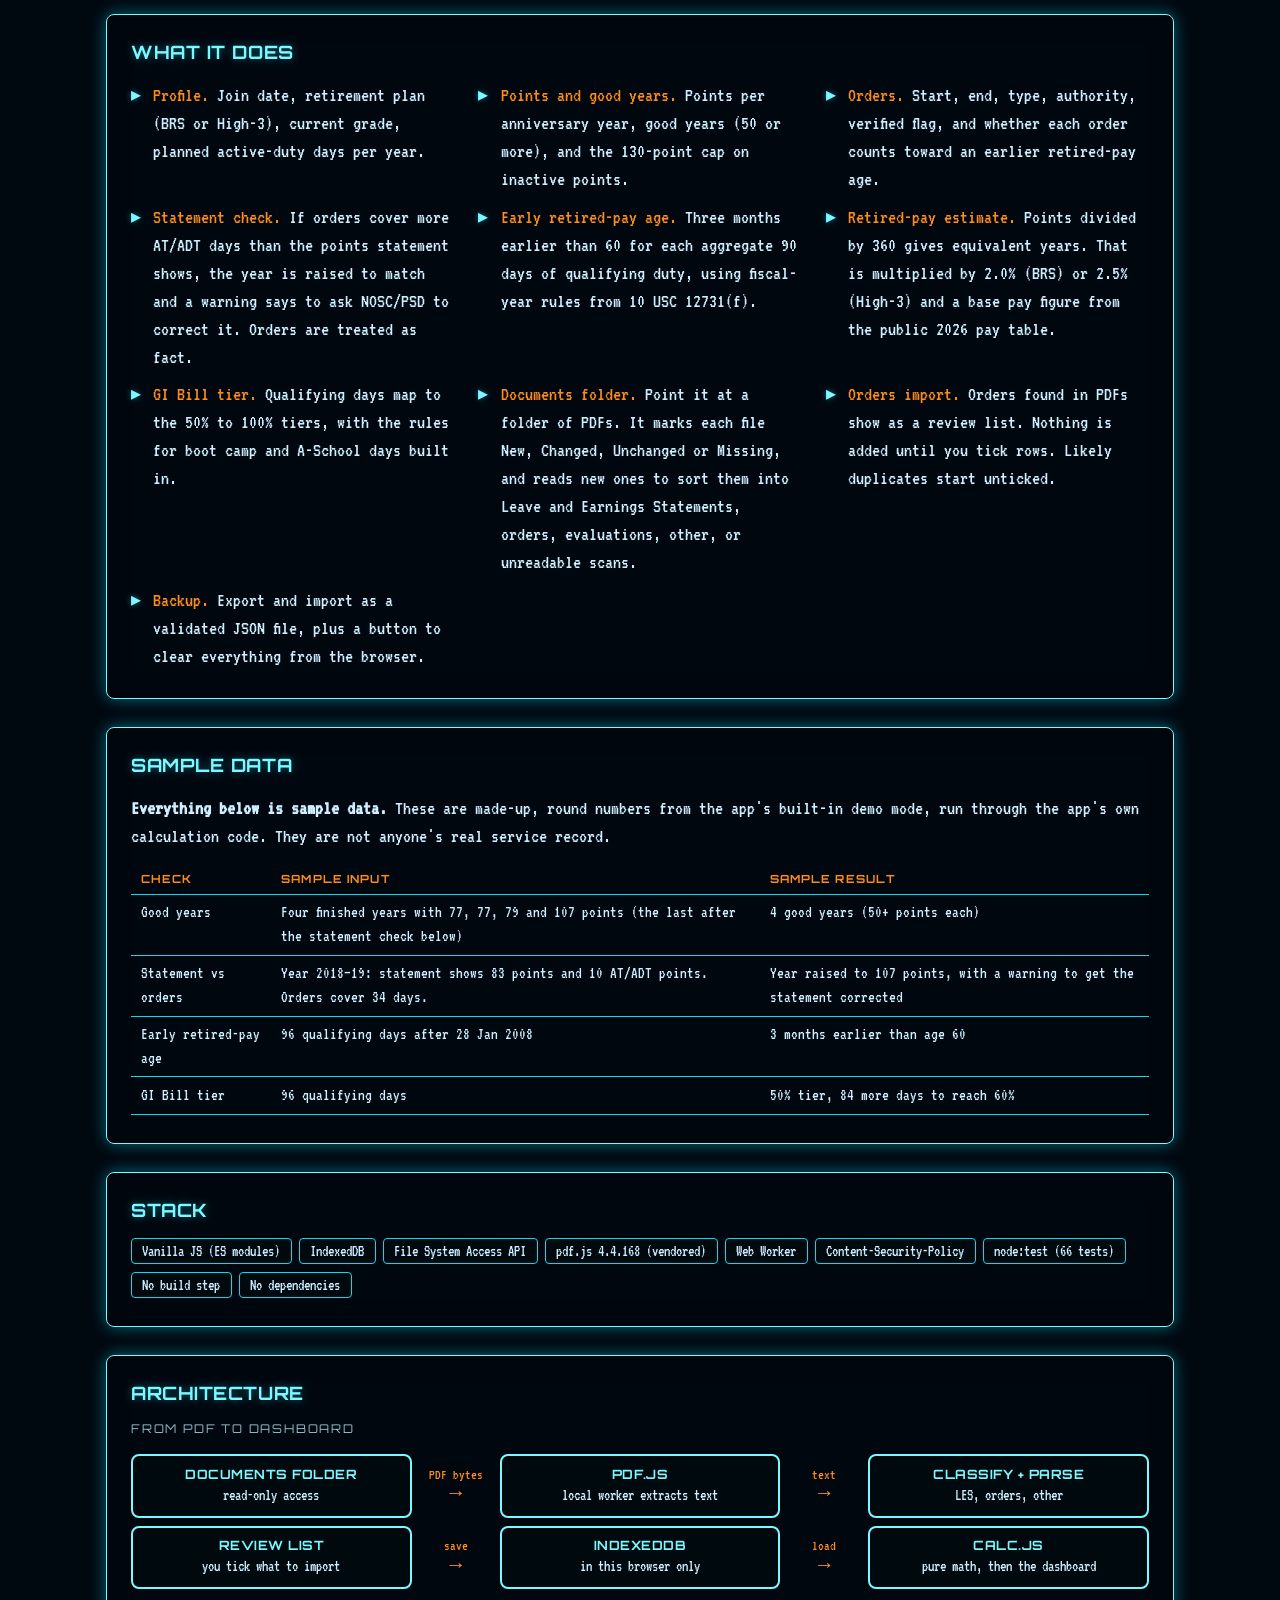
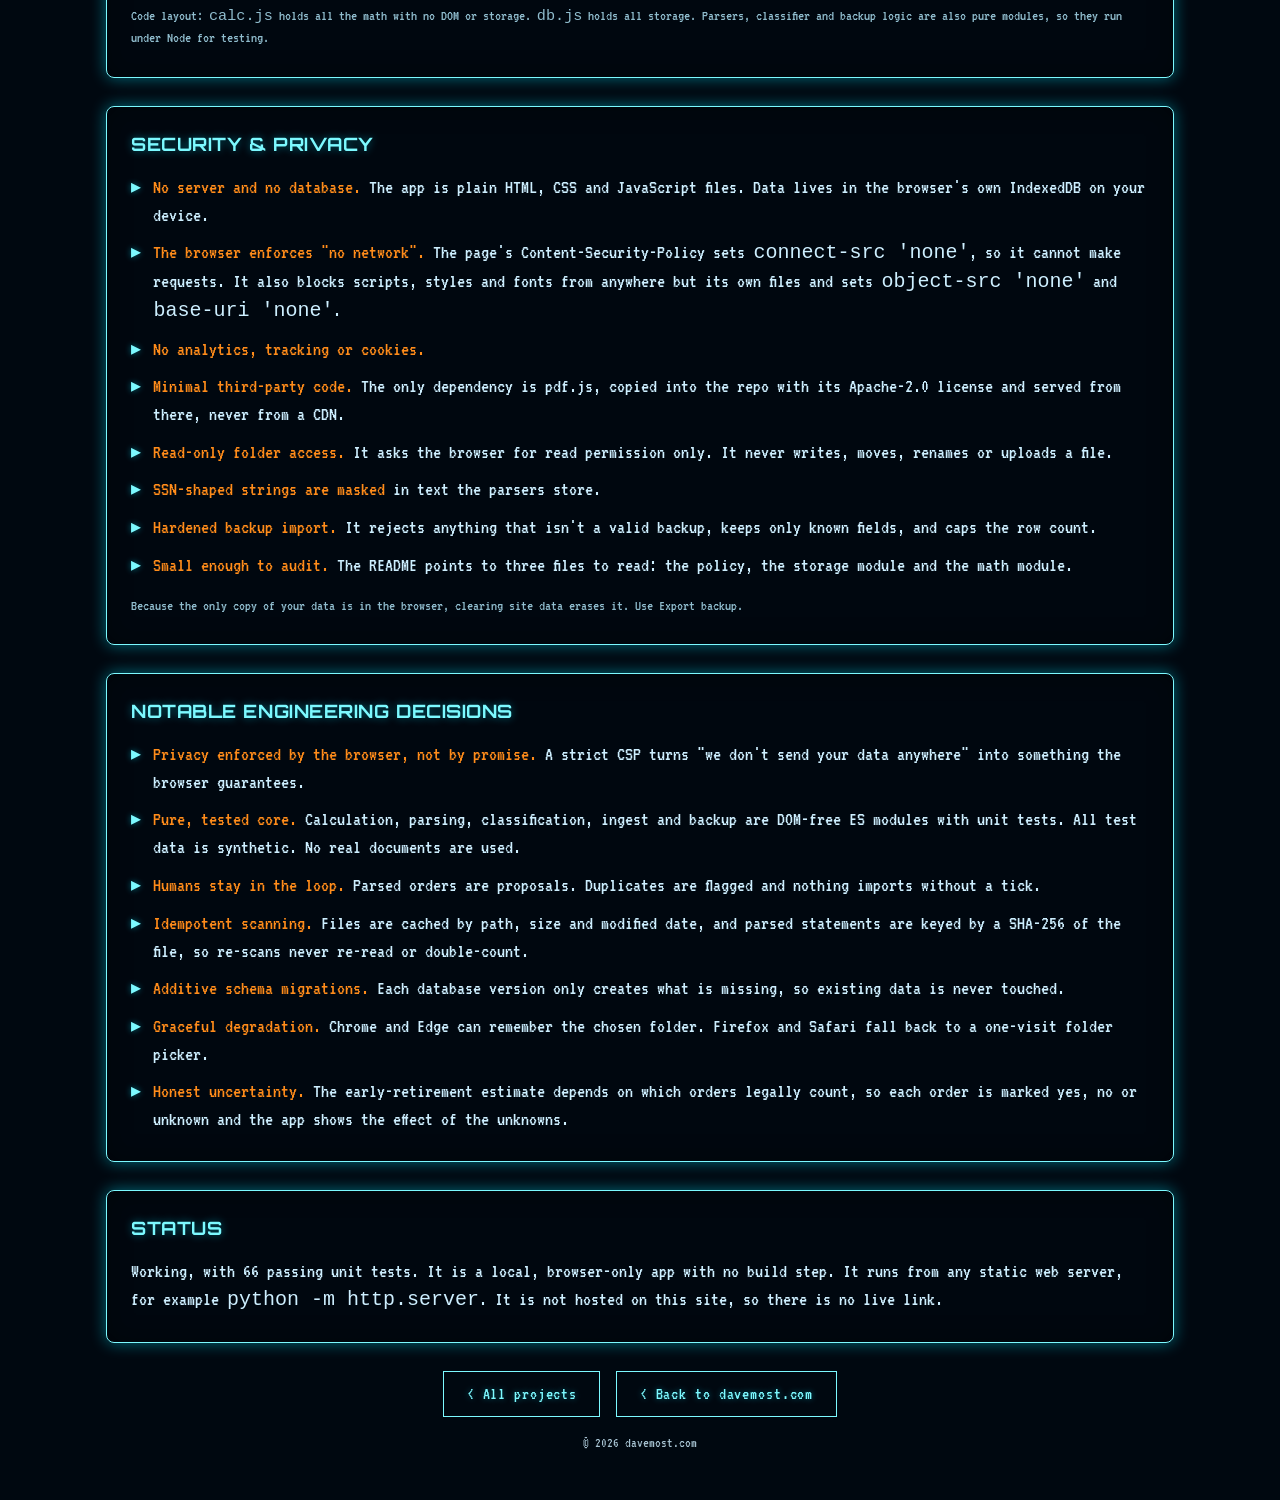
<file: projects/navy.html>
<!DOCTYPE html>
<html lang="en">
<head>
  <meta charset="utf-8" />
  <meta name="viewport" content="width=device-width, initial-scale=1" />
  <meta name="description" content="Reserve Points Tracker: an unofficial, browser-only tracker for Navy Reserve retirement points that parses PDFs locally and is blocked by a strict CSP from making any network call." />
  <title>Reserve Points Tracker — davemost.com</title>
  <script>
    (function () {
      var t = "tron";
      try { t = localStorage.getItem("davemost-theme") || "tron"; } catch (e) {}
      document.documentElement.setAttribute("data-theme", t);
    })();
  </script>
  <link rel="preconnect" href="https://fonts.googleapis.com" />
  <link rel="preconnect" href="https://fonts.gstatic.com" crossorigin />
  <link href="https://fonts.googleapis.com/css2?family=VT323&family=Orbitron:wght@500;700&display=swap" rel="stylesheet" />
  <link rel="stylesheet" href="projects.css" />
</head>
<body>
  <div class="page">
    <div class="term-bar">
      <span class="term-dot a" aria-hidden="true"></span>
      <span class="term-dot b" aria-hidden="true"></span>
      <span class="term-dot c" aria-hidden="true"></span>
      <span class="term-title">~/davemost.com/projects/navy.html</span>
    </div>

    <nav class="crumbs" aria-label="Breadcrumb">
      <a href="./">&lt; All projects</a>
      <a href="../index.html">davemost.com</a>
    </nav>

    <header class="hero">
      <p class="eyebrow">Project</p>
      <h1>Reserve Points Tracker</h1>
      <p class="subtitle">Retirement points, good years, orders and benefits for Navy Reservists, calculated entirely in the browser. No server, no account, no network calls.</p>
      <ul class="badges">
        <li class="badge">Local, browser-only app</li>
        <li class="badge">Zero network access</li>
        <li class="badge">MIT licensed</li>
      </ul>
    </header>

    <main>
      <section class="panel">
        <h2>Purpose</h2>
        <p class="lead">A free, open-source tracker that does Reserve retirement math on your own device, with code small enough to read and check.</p>
        <p>It was built for U.S. Navy Reservists. It tracks points per anniversary year, good years toward 20, orders, an early retired-pay age, a retired-pay estimate and a Post-9/11 GI Bill tier. Because the inputs are sensitive personal records, privacy was the first design constraint.</p>
        <p class="note"><b>Unofficial tool. Not affiliated with or endorsed by the U.S. Navy or DoD.</b> Figures are rule-of-thumb estimates, not advice. Verify everything with your NOSC/PSD. The app uses no Navy or DoD seals, logos or branding.</p>
      </section>

      <section class="panel gallery">
        <h2>Screenshots</h2>
        <p class="note">Every panel in the app, loaded with its built-in demo data. All numbers are made up. None is a real service record.</p>
        <h3 class="gal-title">Headline numbers</h3>
          <div class="shots">
            <figure class="shot wide">
              <div class="screen"><img src="img/navy-tiles.webp" width="1368" height="275" alt="Summary tiles: total points 461, reserve points 355, funeral-related 0, active points 106, and good years 4 of 20." loading="lazy" decoding="async" /></div>
              <figcaption><b>Sample data.</b> Summary tiles. Total, reserve, funeral and active points, plus good years toward 20.</figcaption>
            </figure>
            <figure class="shot wide">
              <div class="screen"><img src="img/navy-totals.webp" width="1368" height="123" alt="Two headline tiles: estimated retired pay at 60 for E-6 and O-3, and the yearly value of one retirement point." loading="lazy" decoding="async" /></div>
              <figcaption><b>Sample data.</b> Headline pay tiles. Estimated retired pay at 60 and the value of one point.</figcaption>
            </figure>
          </div>
        <h3 class="gal-title">Service record</h3>
          <div class="shots">
            <figure class="shot wide">
              <div class="screen"><img src="img/navy-years.webp" width="1368" height="452" alt="Anniversary years table with a warning that the points statement is short versus orders, one year expanded to show the orders behind it." loading="lazy" decoding="async" /></div>
              <figcaption><b>Sample data.</b> Anniversary years. Points per year, good-year status, and a warning when orders show more days than the statement. A row expands to show its orders.</figcaption>
            </figure>
            <figure class="shot wide">
              <div class="screen"><img src="img/navy-orders.webp" width="1368" height="455" alt="Orders table listing start, end, days, type, whether it counts, verified status, and whether it counts toward an earlier retired-pay age." loading="lazy" decoding="async" /></div>
              <figcaption><b>Sample data.</b> Orders / periods of duty. Each order and whether it counts for GI Bill and early retirement.</figcaption>
            </figure>
          </div>
        <h3 class="gal-title">Benefit estimates</h3>
          <div class="shots pair">
            <figure class="shot">
              <div class="screen"><img src="img/navy-retire.webp" width="676" height="683" alt="Retired-pay age and estimate panel: age reduction from qualifying days, a pay table by grade, and the value of a point, drill weekend and annual training." loading="lazy" decoding="async" /></div>
              <figcaption><b>Sample data.</b> Retired-pay age. Earlier-age calculation, estimated pay by grade, and what a point is worth.</figcaption>
            </figure>
            <figure class="shot">
              <div class="screen"><img src="img/navy-gi.webp" width="676" height="300" alt="Post-9/11 GI Bill panel showing a 50 percent tier and the days needed to reach the next tier." loading="lazy" decoding="async" /></div>
              <figcaption><b>Sample data.</b> Post-9/11 GI Bill. Current tier and days to the next one.</figcaption>
            </figure>
          </div>
        <h3 class="gal-title">Documents</h3>
          <div class="shots">
            <figure class="shot wide">
              <div class="screen"><img src="img/navy-folder.webp" width="1368" height="712" alt="Documents folder panel after scanning a sample folder: seven PDFs listed with their detected types (four LES, two orders, one other), and an Import orders review list flagging a possible duplicate." loading="lazy" decoding="async" /></div>
              <figcaption><b>Sample data.</b> Documents folder. A scan of a made-up folder of fake PDFs: each file is classified, and orders found are offered for review before import. A possible duplicate is unticked.</figcaption>
            </figure>
            <figure class="shot wide">
              <div class="screen"><img src="img/navy-les.webp" width="1368" height="604" alt="LES panel listing four sample statements with check date, period and pay items, two rows expanded to show duty lines including funeral duty and made-up pay amounts." loading="lazy" decoding="async" /></div>
              <figcaption><b>Sample data.</b> LES. Parsed statements from the made-up PDFs, including one funeral-duty statement. Rows expand to show duty lines and amounts. The Funeral related tile above stays at 0 because the app does not track it yet.</figcaption>
            </figure>
          </div>
        <h3 class="gal-title">Reference and setup</h3>
          <div class="shots">
            <figure class="shot wide">
              <div class="screen"><img src="img/navy-rules.webp" width="1368" height="644" alt="The How the rules work panel expanded, listing the points, GI Bill, retired-pay age and retirement pay rules with legal references." loading="lazy" decoding="async" /></div>
              <figcaption><b>Sample data.</b> How the rules work. The rules the math follows, with sources.</figcaption>
            </figure>
            <figure class="shot wide">
              <div class="screen"><img src="img/navy-profile.webp" width="1368" height="183" alt="Profile form with join date, retirement plan, grade and optional birth month and year." loading="lazy" decoding="async" /></div>
              <figcaption><b>Sample data.</b> Profile. Inputs the estimates depend on.</figcaption>
            </figure>
          </div>
      </section>

      <section class="panel">
        <h2>What it does</h2>
        <ul class="list cols">
          <li><b>Profile.</b> Join date, retirement plan (BRS or High-3), current grade, planned active-duty days per year.</li>
          <li><b>Points and good years.</b> Points per anniversary year, good years (50 or more), and the 130-point cap on inactive points.</li>
          <li><b>Orders.</b> Start, end, type, authority, verified flag, and whether each order counts toward an earlier retired-pay age.</li>
          <li><b>Statement check.</b> If orders cover more AT/ADT days than the points statement shows, the year is raised to match and a warning says to ask NOSC/PSD to correct it. Orders are treated as fact.</li>
          <li><b>Early retired-pay age.</b> Three months earlier than 60 for each aggregate 90 days of qualifying duty, using fiscal-year rules from 10 USC 12731(f).</li>
          <li><b>Retired-pay estimate.</b> Points divided by 360 gives equivalent years. That is multiplied by 2.0% (BRS) or 2.5% (High-3) and a base pay figure from the public 2026 pay table.</li>
          <li><b>GI Bill tier.</b> Qualifying days map to the 50% to 100% tiers, with the rules for boot camp and A-School days built in.</li>
          <li><b>Documents folder.</b> Point it at a folder of PDFs. It marks each file New, Changed, Unchanged or Missing, and reads new ones to sort them into Leave and Earnings Statements, orders, evaluations, other, or unreadable scans.</li>
          <li><b>Orders import.</b> Orders found in PDFs show as a review list. Nothing is added until you tick rows. Likely duplicates start unticked.</li>
          <li><b>Backup.</b> Export and import as a validated JSON file, plus a button to clear everything from the browser.</li>
        </ul>
      </section>

      <section class="panel">
        <h2>Sample data</h2>
        <p><b>Everything below is sample data.</b> These are made-up, round numbers from the app's built-in demo mode, run through the app's own calculation code. They are not anyone's real service record.</p>
        <div class="table-wrap">
          <table class="sample">
            <thead>
              <tr><th scope="col">Check</th><th scope="col">Sample input</th><th scope="col">Sample result</th></tr>
            </thead>
            <tbody>
              <tr><td>Good years</td><td>Four finished years with 77, 77, 79 and 107 points (the last after the statement check below)</td><td>4 good years (50+ points each)</td></tr>
              <tr><td>Statement vs orders</td><td>Year 2018&ndash;19: statement shows 83 points and 10 AT/ADT points. Orders cover 34 days.</td><td>Year raised to 107 points, with a warning to get the statement corrected</td></tr>
              <tr><td>Early retired-pay age</td><td>96 qualifying days after 28 Jan 2008</td><td>3 months earlier than age 60</td></tr>
              <tr><td>GI Bill tier</td><td>96 qualifying days</td><td>50% tier, 84 more days to reach 60%</td></tr>
            </tbody>
          </table>
        </div>
      </section>

      <section class="panel">
        <h2>Stack</h2>
        <ul class="chips" aria-label="Stack">
          <li class="chip">Vanilla JS (ES modules)</li>
          <li class="chip">IndexedDB</li>
          <li class="chip">File System Access API</li>
          <li class="chip">pdf.js 4.4.168 (vendored)</li>
          <li class="chip">Web Worker</li>
          <li class="chip">Content-Security-Policy</li>
          <li class="chip">node:test (66 tests)</li>
          <li class="chip">No build step</li>
          <li class="chip">No dependencies</li>
        </ul>
      </section>

      <section class="panel">
        <h2>Architecture</h2>
        <p class="flow-label">From PDF to dashboard</p>
        <div class="flow">
          <div class="node"><b>Documents folder</b><span>read-only access</span></div>
          <div class="arrow"><small>PDF bytes</small><i aria-hidden="true"></i></div>
          <div class="node"><b>pdf.js</b><span>local worker extracts text</span></div>
          <div class="arrow"><small>text</small><i aria-hidden="true"></i></div>
          <div class="node"><b>Classify + parse</b><span>LES, orders, other</span></div>
        </div>
        <div class="flow" style="margin-top:0.5rem">
          <div class="node"><b>Review list</b><span>you tick what to import</span></div>
          <div class="arrow"><small>save</small><i aria-hidden="true"></i></div>
          <div class="node"><b>IndexedDB</b><span>in this browser only</span></div>
          <div class="arrow"><small>load</small><i aria-hidden="true"></i></div>
          <div class="node"><b>calc.js</b><span>pure math, then the dashboard</span></div>
        </div>
        <p class="note" style="margin-top:1rem">Code layout: <code>calc.js</code> holds all the math with no DOM or storage. <code>db.js</code> holds all storage. Parsers, classifier and backup logic are also pure modules, so they run under Node for testing.</p>
      </section>

      <section class="panel">
        <h2>Security &amp; privacy</h2>
        <ul class="list">
          <li><b>No server and no database.</b> The app is plain HTML, CSS and JavaScript files. Data lives in the browser's own IndexedDB on your device.</li>
          <li><b>The browser enforces "no network".</b> The page's Content-Security-Policy sets <code>connect-src 'none'</code>, so it cannot make requests. It also blocks scripts, styles and fonts from anywhere but its own files and sets <code>object-src 'none'</code> and <code>base-uri 'none'</code>.</li>
          <li><b>No analytics, tracking or cookies.</b></li>
          <li><b>Minimal third-party code.</b> The only dependency is pdf.js, copied into the repo with its Apache-2.0 license and served from there, never from a CDN.</li>
          <li><b>Read-only folder access.</b> It asks the browser for read permission only. It never writes, moves, renames or uploads a file.</li>
          <li><b>SSN-shaped strings are masked</b> in text the parsers store.</li>
          <li><b>Hardened backup import.</b> It rejects anything that isn't a valid backup, keeps only known fields, and caps the row count.</li>
          <li><b>Small enough to audit.</b> The README points to three files to read: the policy, the storage module and the math module.</li>
        </ul>
        <p class="note">Because the only copy of your data is in the browser, clearing site data erases it. Use Export backup.</p>
      </section>

      <section class="panel">
        <h2>Notable engineering decisions</h2>
        <ul class="list">
          <li><b>Privacy enforced by the browser, not by promise.</b> A strict CSP turns "we don't send your data anywhere" into something the browser guarantees.</li>
          <li><b>Pure, tested core.</b> Calculation, parsing, classification, ingest and backup are DOM-free ES modules with unit tests. All test data is synthetic. No real documents are used.</li>
          <li><b>Humans stay in the loop.</b> Parsed orders are proposals. Duplicates are flagged and nothing imports without a tick.</li>
          <li><b>Idempotent scanning.</b> Files are cached by path, size and modified date, and parsed statements are keyed by a SHA-256 of the file, so re-scans never re-read or double-count.</li>
          <li><b>Additive schema migrations.</b> Each database version only creates what is missing, so existing data is never touched.</li>
          <li><b>Graceful degradation.</b> Chrome and Edge can remember the chosen folder. Firefox and Safari fall back to a one-visit folder picker.</li>
          <li><b>Honest uncertainty.</b> The early-retirement estimate depends on which orders legally count, so each order is marked yes, no or unknown and the app shows the effect of the unknowns.</li>
        </ul>
      </section>

      <section class="panel">
        <h2>Status</h2>
        <p>Working, with 66 passing unit tests. It is a local, browser-only app with no build step. It runs from any static web server, for example <code>python -m http.server</code>. It is not hosted on this site, so there is no live link.</p>
      </section>
    </main>

    <footer>
      <a class="btn-back" href="./">&lt; All projects</a>
      <a class="btn-back" href="../index.html">&lt; Back to davemost.com</a>
      <p>&copy; <span id="y"></span> davemost.com</p>
    </footer>
  </div>

  <script>
    (function () {
      var y = document.getElementById("y");
      if (y) y.textContent = new Date().getFullYear();
    })();
  </script>
</body>
</html>
</file>
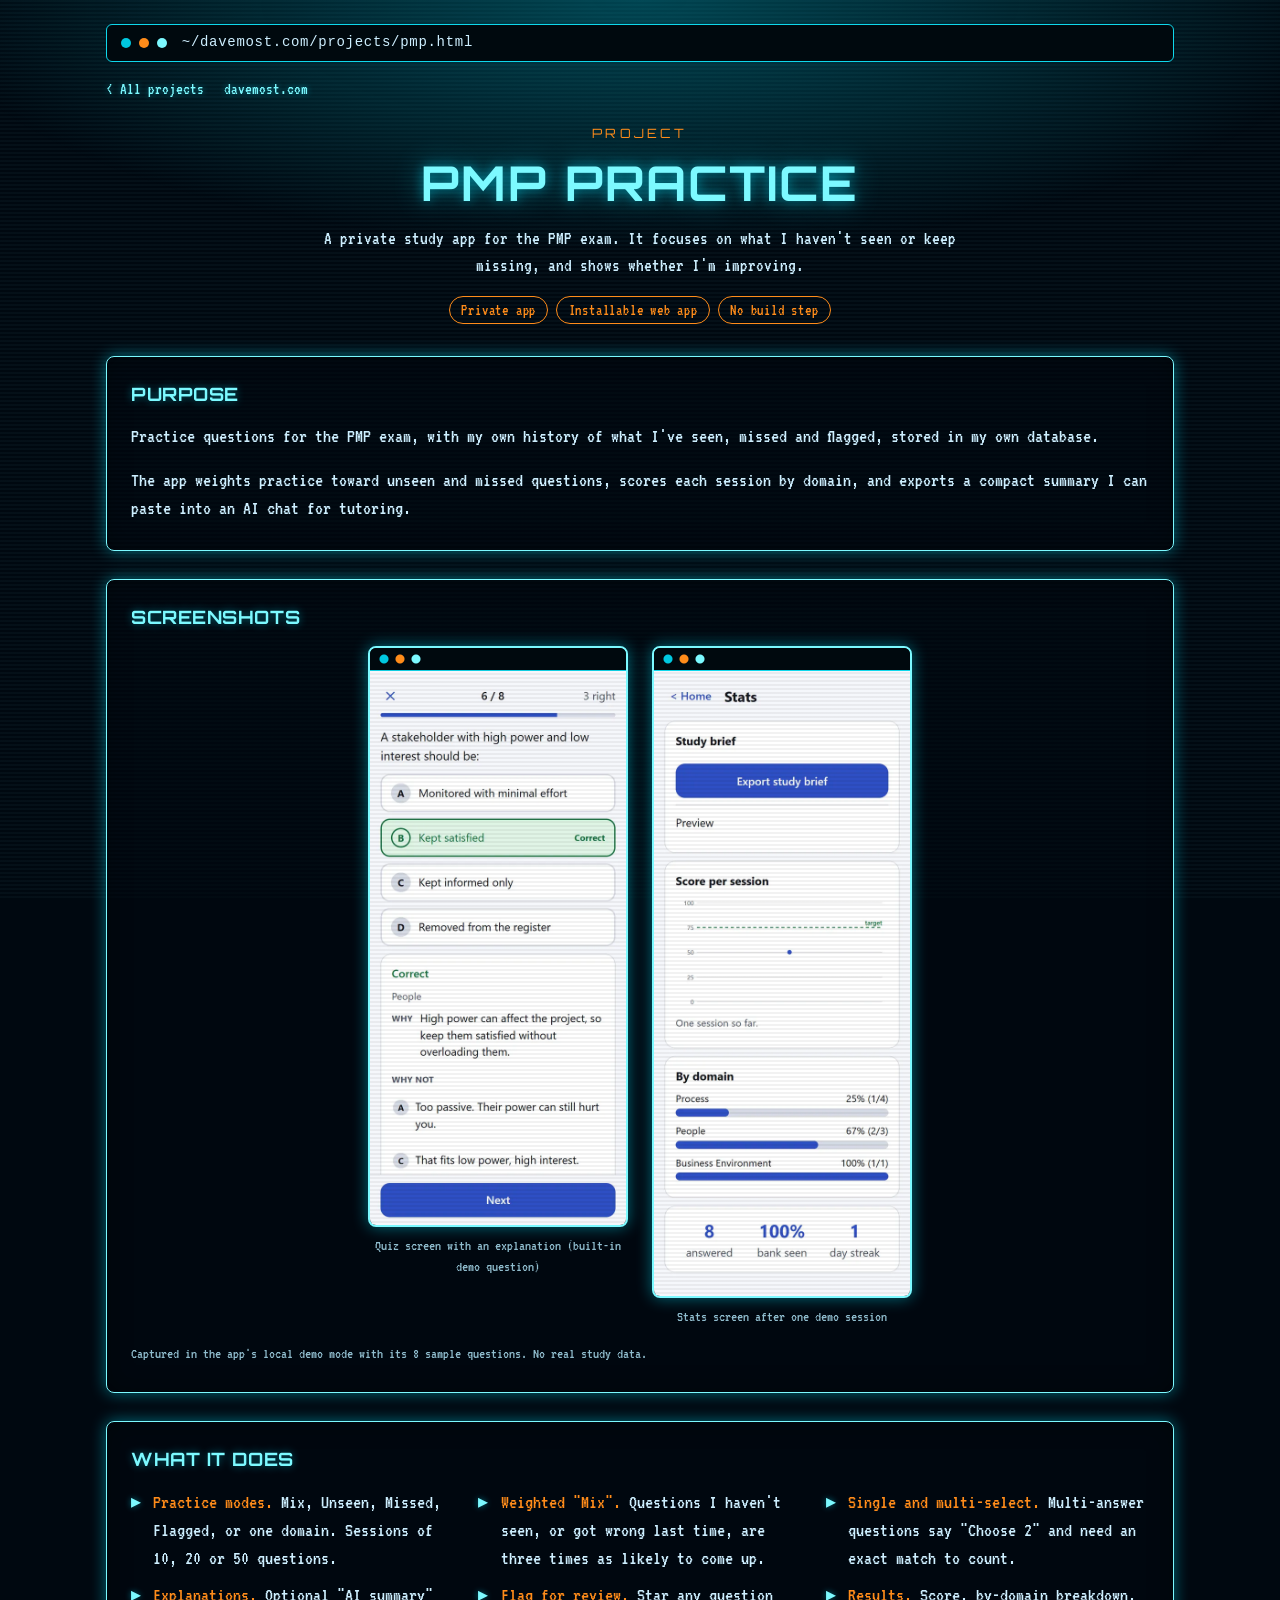
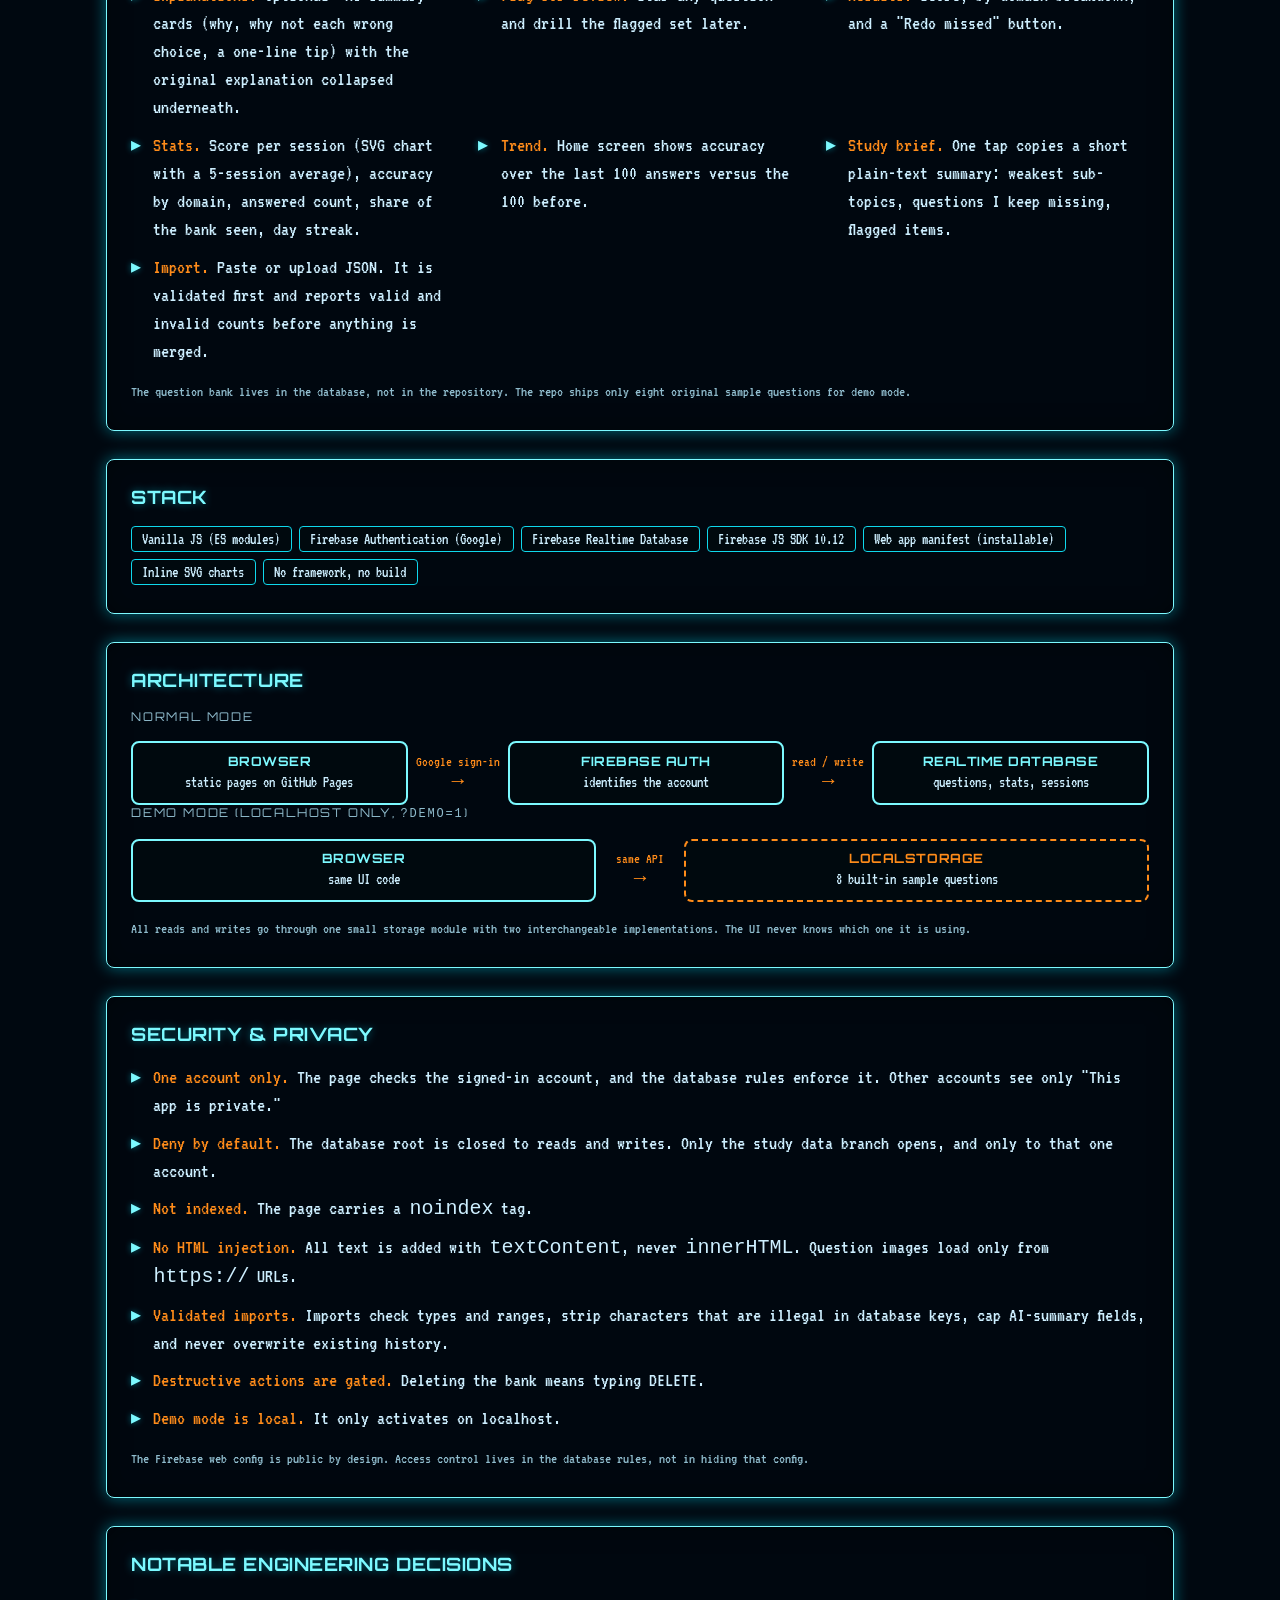
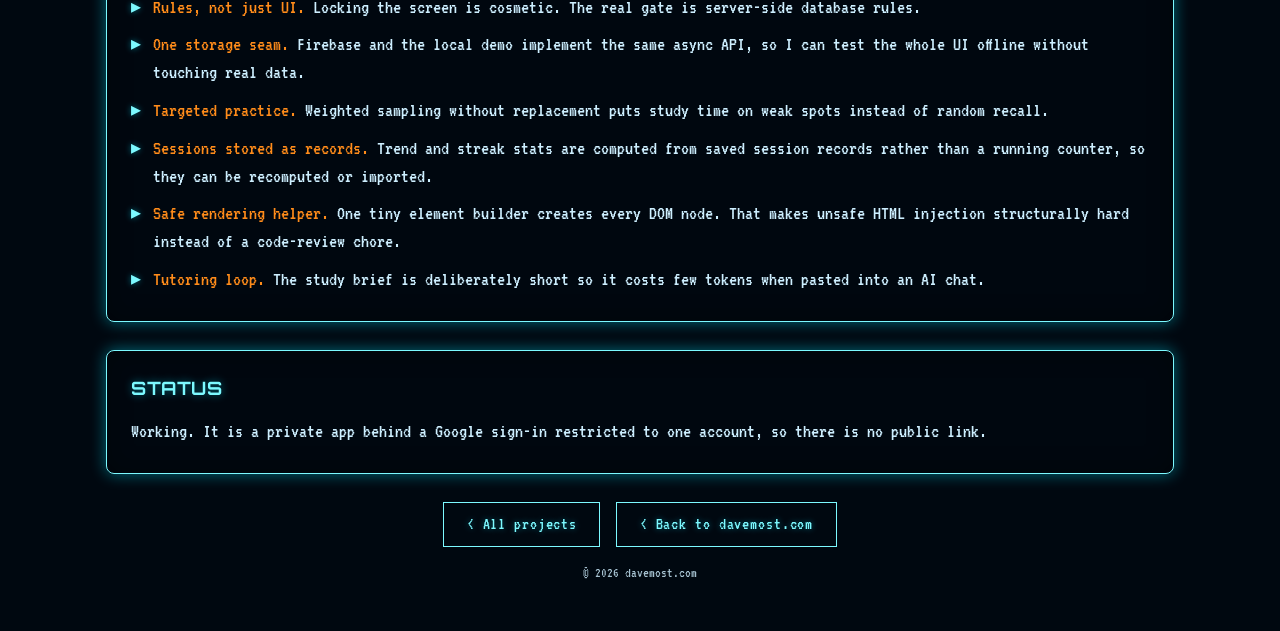
<file: projects/pmp.html>
<!DOCTYPE html>
<html lang="en">
<head>
  <meta charset="utf-8" />
  <meta name="viewport" content="width=device-width, initial-scale=1" />
  <meta name="description" content="PMP Practice: a private, installable study app for PMP exam prep, built with vanilla JS and Firebase and locked to one account by database rules." />
  <title>PMP Practice — davemost.com</title>
  <script>
    (function () {
      var t = "tron";
      try { t = localStorage.getItem("davemost-theme") || "tron"; } catch (e) {}
      document.documentElement.setAttribute("data-theme", t);
    })();
  </script>
  <link rel="preconnect" href="https://fonts.googleapis.com" />
  <link rel="preconnect" href="https://fonts.gstatic.com" crossorigin />
  <link href="https://fonts.googleapis.com/css2?family=VT323&family=Orbitron:wght@500;700&display=swap" rel="stylesheet" />
  <link rel="stylesheet" href="projects.css" />
</head>
<body>
  <div class="page">
    <div class="term-bar">
      <span class="term-dot a" aria-hidden="true"></span>
      <span class="term-dot b" aria-hidden="true"></span>
      <span class="term-dot c" aria-hidden="true"></span>
      <span class="term-title">~/davemost.com/projects/pmp.html</span>
    </div>

    <nav class="crumbs" aria-label="Breadcrumb">
      <a href="./">&lt; All projects</a>
      <a href="../index.html">davemost.com</a>
    </nav>

    <header class="hero">
      <p class="eyebrow">Project</p>
      <h1>PMP Practice</h1>
      <p class="subtitle">A private study app for the PMP exam. It focuses on what I haven't seen or keep missing, and shows whether I'm improving.</p>
      <ul class="badges">
        <li class="badge">Private app</li>
        <li class="badge">Installable web app</li>
        <li class="badge">No build step</li>
      </ul>
    </header>

    <main>
      <section class="panel">
        <h2>Purpose</h2>
        <p class="lead">Practice questions for the PMP exam, with my own history of what I've seen, missed and flagged, stored in my own database.</p>
        <p>The app weights practice toward unseen and missed questions, scores each session by domain, and exports a compact summary I can paste into an AI chat for tutoring.</p>
      </section>

      <section class="panel">
        <h2>Screenshots</h2>
        <div class="shots phones">
          <figure class="shot">
            <div class="screen"><img src="img/pmp-quiz.webp" width="560" height="1212" alt="PMP Practice on a phone: a stakeholder-management question with the correct answer highlighted in green and a short why-explanation below it." loading="lazy" decoding="async" /></div>
            <figcaption>Quiz screen with an explanation (built-in demo question)</figcaption>
          </figure>
          <figure class="shot">
            <div class="screen"><img src="img/pmp-stats.webp" width="560" height="1366" alt="PMP Practice stats screen on a phone: a study-brief export button, a score-per-session chart, accuracy-by-domain bars, and answered, bank-seen and day-streak counters." loading="lazy" decoding="async" /></div>
            <figcaption>Stats screen after one demo session</figcaption>
          </figure>
        </div>
        <p class="note" style="margin-top:1rem">Captured in the app's local demo mode with its 8 sample questions. No real study data.</p>
      </section>

      <section class="panel">
        <h2>What it does</h2>
        <ul class="list cols">
          <li><b>Practice modes.</b> Mix, Unseen, Missed, Flagged, or one domain. Sessions of 10, 20 or 50 questions.</li>
          <li><b>Weighted "Mix".</b> Questions I haven't seen, or got wrong last time, are three times as likely to come up.</li>
          <li><b>Single and multi-select.</b> Multi-answer questions say "Choose 2" and need an exact match to count.</li>
          <li><b>Explanations.</b> Optional "AI summary" cards (why, why not each wrong choice, a one-line tip) with the original explanation collapsed underneath.</li>
          <li><b>Flag for review.</b> Star any question and drill the flagged set later.</li>
          <li><b>Results.</b> Score, by-domain breakdown, and a "Redo missed" button.</li>
          <li><b>Stats.</b> Score per session (SVG chart with a 5-session average), accuracy by domain, answered count, share of the bank seen, day streak.</li>
          <li><b>Trend.</b> Home screen shows accuracy over the last 100 answers versus the 100 before.</li>
          <li><b>Study brief.</b> One tap copies a short plain-text summary: weakest sub-topics, questions I keep missing, flagged items.</li>
          <li><b>Import.</b> Paste or upload JSON. It is validated first and reports valid and invalid counts before anything is merged.</li>
        </ul>
        <p class="note">The question bank lives in the database, not in the repository. The repo ships only eight original sample questions for demo mode.</p>
      </section>

      <section class="panel">
        <h2>Stack</h2>
        <ul class="chips" aria-label="Stack">
          <li class="chip">Vanilla JS (ES modules)</li>
          <li class="chip">Firebase Authentication (Google)</li>
          <li class="chip">Firebase Realtime Database</li>
          <li class="chip">Firebase JS SDK 10.12</li>
          <li class="chip">Web app manifest (installable)</li>
          <li class="chip">Inline SVG charts</li>
          <li class="chip">No framework, no build</li>
        </ul>
      </section>

      <section class="panel">
        <h2>Architecture</h2>
        <p class="flow-label">Normal mode</p>
        <div class="flow">
          <div class="node"><b>Browser</b><span>static pages on GitHub Pages</span></div>
          <div class="arrow"><small>Google sign-in</small><i aria-hidden="true"></i></div>
          <div class="node"><b>Firebase Auth</b><span>identifies the account</span></div>
          <div class="arrow"><small>read / write</small><i aria-hidden="true"></i></div>
          <div class="node"><b>Realtime Database</b><span>questions, stats, sessions</span></div>
        </div>
        <p class="flow-label">Demo mode (localhost only, <code>?demo=1</code>)</p>
        <div class="flow">
          <div class="node"><b>Browser</b><span>same UI code</span></div>
          <div class="arrow"><small>same API</small><i aria-hidden="true"></i></div>
          <div class="node dim"><b>localStorage</b><span>8 built-in sample questions</span></div>
        </div>
        <p class="note" style="margin-top:1rem">All reads and writes go through one small storage module with two interchangeable implementations. The UI never knows which one it is using.</p>
      </section>

      <section class="panel">
        <h2>Security &amp; privacy</h2>
        <ul class="list">
          <li><b>One account only.</b> The page checks the signed-in account, and the database rules enforce it. Other accounts see only "This app is private."</li>
          <li><b>Deny by default.</b> The database root is closed to reads and writes. Only the study data branch opens, and only to that one account.</li>
          <li><b>Not indexed.</b> The page carries a <code>noindex</code> tag.</li>
          <li><b>No HTML injection.</b> All text is added with <code>textContent</code>, never <code>innerHTML</code>. Question images load only from <code>https://</code> URLs.</li>
          <li><b>Validated imports.</b> Imports check types and ranges, strip characters that are illegal in database keys, cap AI-summary fields, and never overwrite existing history.</li>
          <li><b>Destructive actions are gated.</b> Deleting the bank means typing DELETE.</li>
          <li><b>Demo mode is local.</b> It only activates on localhost.</li>
        </ul>
        <p class="note">The Firebase web config is public by design. Access control lives in the database rules, not in hiding that config.</p>
      </section>

      <section class="panel">
        <h2>Notable engineering decisions</h2>
        <ul class="list">
          <li><b>Rules, not just UI.</b> Locking the screen is cosmetic. The real gate is server-side database rules.</li>
          <li><b>One storage seam.</b> Firebase and the local demo implement the same async API, so I can test the whole UI offline without touching real data.</li>
          <li><b>Targeted practice.</b> Weighted sampling without replacement puts study time on weak spots instead of random recall.</li>
          <li><b>Sessions stored as records.</b> Trend and streak stats are computed from saved session records rather than a running counter, so they can be recomputed or imported.</li>
          <li><b>Safe rendering helper.</b> One tiny element builder creates every DOM node. That makes unsafe HTML injection structurally hard instead of a code-review chore.</li>
          <li><b>Tutoring loop.</b> The study brief is deliberately short so it costs few tokens when pasted into an AI chat.</li>
        </ul>
      </section>

      <section class="panel">
        <h2>Status</h2>
        <p>Working. It is a private app behind a Google sign-in restricted to one account, so there is no public link.</p>
      </section>
    </main>

    <footer>
      <a class="btn-back" href="./">&lt; All projects</a>
      <a class="btn-back" href="../index.html">&lt; Back to davemost.com</a>
      <p>&copy; <span id="y"></span> davemost.com</p>
    </footer>
  </div>

  <script>
    (function () {
      var y = document.getElementById("y");
      if (y) y.textContent = new Date().getFullYear();
    })();
  </script>
</body>
</html>
</file>
<file: projects/projects.css>
/* Shared styles for /projects/*. Same look as how-it-works.html: VT323 + Orbitron, scanlines, three themes
   (Tron default / Game Boy / Blade Runner) switched by html[data-theme], set from localStorage "davemost-theme". */

:root {
  /* Game Boy (LCD greens on a dark case) */
  --page-bg: #1e1c18;
  --bezel: #2a2f24;
  --shell-edge: #5c6148;
  --lcd-pixel: #9bbc0f;
  --lcd-glow: rgba(155, 188, 15, 0.35);
  --panel-bg: rgba(15, 56, 15, 0.35);
  --ink: #d6e2b2;
  --muted: #aab58a;
  --accent: #e3d58f;
  --btn-a: #8b2942;
  --scan: rgba(255, 255, 255, 0.03);
}

html[data-theme="tron"] {
  --page-bg: #000810;
  --bezel: #00090e;
  --shell-edge: #0fd8ec;
  --lcd-pixel: #7cf9ff;
  --lcd-glow: rgba(0, 229, 255, 0.45);
  --panel-bg: rgba(0, 8, 16, 0.55);
  --ink: #cdefff;
  --muted: #8fbccd;
  --accent: #ff8c1a;
  --btn-a: #00c8e0;
  --scan: rgba(124, 249, 255, 0.035);
}

html[data-theme="bladerunner"] {
  --page-bg: #000;
  --bezel: #0b0603;
  --shell-edge: #b8743f;
  --lcd-pixel: #ffa64d;
  --lcd-glow: rgba(255, 140, 30, 0.45);
  --panel-bg: rgba(20, 8, 0, 0.55);
  --ink: #ffe0bf;
  --muted: #d9aa7c;
  --accent: #6fdcea;
  --btn-a: #ff8c1a;
  --scan: rgba(255, 166, 77, 0.035);
}

* { box-sizing: border-box; }

body {
  margin: 0;
  min-height: 100vh;
  overflow-x: hidden;
  position: relative;
  font-family: "VT323", ui-monospace, monospace;
  font-size: 20px;
  line-height: 1.4;
  color: var(--ink);
  background: var(--page-bg);
}

body::before {
  content: "";
  position: fixed;
  inset: 0;
  z-index: 0;
  pointer-events: none;
  background-image: repeating-linear-gradient(0deg, transparent, transparent 2px, var(--scan) 2px, var(--scan) 4px);
}

body::after {
  content: "";
  position: fixed;
  inset: 0;
  z-index: 0;
  pointer-events: none;
  opacity: 0.6;
  background-image: radial-gradient(ellipse 80% 40% at 50% 0%, var(--lcd-glow), transparent 70%);
}

.page {
  position: relative;
  z-index: 1;
  max-width: 1100px;
  margin: 0 auto;
  padding: 1.5rem 16px 3rem;
}

a { color: var(--lcd-pixel); }
a:focus-visible,
button:focus-visible {
  outline: 2px solid var(--accent);
  outline-offset: 3px;
}

/* ---- terminal title bar ---- */
.term-bar {
  display: flex;
  align-items: center;
  gap: 0.5rem;
  padding: 0.5rem 0.9rem;
  margin-bottom: 1rem;
  border: 1px solid var(--shell-edge);
  border-radius: 6px;
  background: var(--bezel);
  font-size: 14px;
  letter-spacing: 0.05em;
}

.term-dot { width: 10px; height: 10px; border-radius: 50%; flex: 0 0 auto; }
.term-dot.a { background: var(--btn-a); }
.term-dot.b { background: var(--accent); }
.term-dot.c { background: var(--lcd-pixel); }

.term-title {
  margin-left: 0.4rem;
  flex: 1;
  min-width: 0;
  overflow: hidden;
  text-overflow: ellipsis;
  white-space: nowrap;
  font-family: ui-monospace, "Cascadia Mono", "Consolas", "Courier New", monospace;
}

/* ---- breadcrumbs ---- */
.crumbs {
  display: flex;
  flex-wrap: wrap;
  gap: 0.25rem 1.25rem;
  margin: 0 0 1.5rem;
  font-size: 1.05rem;
}

.crumbs a { text-decoration: none; text-shadow: 0 0 6px var(--lcd-glow); }
.crumbs a:hover { text-decoration: underline; }

/* ---- hero ---- */
.hero { text-align: center; margin-bottom: 2rem; }

.eyebrow {
  margin: 0 0 0.4rem;
  font-family: "Orbitron", sans-serif;
  font-size: 0.8rem;
  letter-spacing: 0.25em;
  text-transform: uppercase;
  color: var(--accent);
}

.hero h1 {
  font-family: "Orbitron", sans-serif;
  font-weight: 700;
  font-size: clamp(1.6rem, 5.5vw, 3rem);
  letter-spacing: 0.04em;
  text-transform: uppercase;
  color: var(--lcd-pixel);
  text-shadow: 0 0 12px var(--lcd-glow), 0 0 30px var(--lcd-glow);
  margin: 0 0 0.6rem;
  overflow-wrap: anywhere;
}

.hero .subtitle { font-size: 1.2rem; max-width: 680px; margin: 0 auto 1rem; }

.badges { display: flex; flex-wrap: wrap; justify-content: center; gap: 0.5rem; margin: 0; padding: 0; list-style: none; }

.badge {
  display: inline-block;
  padding: 0.1rem 0.7rem;
  border: 1px solid var(--accent);
  border-radius: 20px;
  font-size: 1rem;
  letter-spacing: 0.05em;
  color: var(--accent);
}

/* ---- panels ---- */
.panel {
  border: 1px solid var(--lcd-pixel);
  border-radius: 8px;
  background: var(--panel-bg);
  box-shadow: 0 0 16px var(--lcd-glow), inset 0 0 24px rgba(0, 0, 0, 0.35);
  padding: 1.5rem 1.5rem 1.75rem;
  margin-bottom: 1.75rem;
}

.panel h2 {
  font-family: "Orbitron", sans-serif;
  font-weight: 700;
  font-size: 1.15rem;
  letter-spacing: 0.03em;
  text-transform: uppercase;
  color: var(--lcd-pixel);
  text-shadow: 0 0 8px var(--lcd-glow);
  margin: 0 0 1rem;
}

.panel p { margin: 0 0 1rem; }
.panel p:last-child,
.panel ul:last-child { margin-bottom: 0; }

.lead { font-size: 1.25rem; }

.note { color: var(--muted); font-size: 0.95rem; }

/* ---- bullet lists ---- */
.list {
  list-style: none;
  margin: 0 0 1rem;
  padding: 0;
  display: grid;
  gap: 0.6rem;
}

.list li { position: relative; padding-left: 1.4rem; }

.list li::before {
  content: "\25B8";
  position: absolute;
  left: 0;
  color: var(--lcd-pixel);
  text-shadow: 0 0 6px var(--lcd-glow);
}

.list li b { color: var(--accent); font-weight: normal; }

.list.cols { grid-template-columns: repeat(auto-fit, minmax(260px, 1fr)); gap: 0.6rem 1.5rem; }

/* ---- stack chips ---- */
.chips { display: flex; flex-wrap: wrap; gap: 0.45rem; margin: 0; padding: 0; list-style: none; }

.chip {
  display: inline-block;
  padding: 0 0.65rem;
  border: 1px solid var(--shell-edge);
  border-radius: 4px;
  background: var(--bezel);
  font-size: 1rem;
  line-height: 1.5;
  color: var(--ink);
}

/* ---- architecture flow (HTML, so it reflows on phones) ---- */
.flow-label {
  margin: 1.25rem 0 0.5rem;
  font-family: "Orbitron", sans-serif;
  font-size: 0.75rem;
  letter-spacing: 0.15em;
  text-transform: uppercase;
  color: var(--muted);
}

.flow-label:first-of-type { margin-top: 0; }

.flow { display: flex; flex-wrap: wrap; align-items: stretch; gap: 0.5rem; }

.flow .node {
  flex: 1 1 150px;
  min-width: 0;
  padding: 0.6rem 0.8rem;
  border: 2px solid var(--lcd-pixel);
  border-radius: 8px;
  background: var(--bezel);
  text-align: center;
}

.flow .node b {
  display: block;
  font-family: "Orbitron", sans-serif;
  font-weight: 700;
  font-size: 0.8rem;
  letter-spacing: 0.04em;
  text-transform: uppercase;
  color: var(--lcd-pixel);
  overflow-wrap: anywhere;
}

.flow .node span { display: block; font-size: 1rem; color: var(--ink); }

.flow .arrow {
  flex: 0 0 auto;
  align-self: center;
  min-width: 4.5rem;
  text-align: center;
  line-height: 1.1;
  color: var(--accent);
}

.flow .arrow small { display: block; font-size: 0.9rem; }
.flow .arrow i { font-style: normal; font-size: 1.3rem; }
.flow .arrow i::before { content: "\2192"; }

.flow .node.dim { border-style: dashed; border-color: var(--accent); }
.flow .node.dim b { color: var(--accent); }

/* ---- hub cards ---- */
.cards { display: grid; grid-template-columns: repeat(auto-fit, minmax(300px, 1fr)); gap: 1.25rem; margin-bottom: 1.75rem; }

.card {
  position: relative;
  display: flex;
  flex-direction: column;
  gap: 0.75rem;
  padding: 1.25rem 1.25rem 1.1rem;
  border: 1px solid var(--lcd-pixel);
  border-radius: 8px;
  background: var(--panel-bg);
  box-shadow: 0 0 12px var(--lcd-glow), inset 0 0 24px rgba(0, 0, 0, 0.35);
  transition: transform 0.15s, box-shadow 0.15s;
}

.card:hover,
.card:focus-within {
  transform: translateY(-2px);
  box-shadow: 0 0 26px var(--lcd-glow), inset 0 0 24px rgba(0, 0, 0, 0.35);
}

.card h2 {
  margin: 0;
  font-family: "Orbitron", sans-serif;
  font-weight: 700;
  font-size: 1.05rem;
  letter-spacing: 0.03em;
  text-transform: uppercase;
  text-shadow: 0 0 8px var(--lcd-glow);
}

.card h2 a { color: var(--lcd-pixel); text-decoration: none; }
.card h2 a::after { content: ""; position: absolute; inset: 0; } /* whole card is clickable */
.card p { margin: 0; }
.card .chips { margin-top: auto; }
.card .more { color: var(--accent); font-size: 1.05rem; }

/* ---- sample-data table ---- */
.table-wrap { overflow-x: auto; }

table.sample {
  width: 100%;
  border-collapse: collapse;
  font-size: 1.05rem;
}

table.sample th,
table.sample td { padding: 0.4rem 0.6rem; text-align: left; border-bottom: 1px solid var(--shell-edge); vertical-align: top; }
table.sample th { font-family: "Orbitron", sans-serif; font-size: 0.7rem; letter-spacing: 0.1em; text-transform: uppercase; color: var(--accent); font-weight: 700; }

/* ---- footer ---- */
footer { text-align: center; margin-top: 1rem; }

.btn-back {
  display: inline-block;
  font-family: "VT323", monospace;
  font-size: 1.1rem;
  letter-spacing: 0.05em;
  padding: 0.6rem 1.4rem;
  margin: 0 0.25rem 1rem;
  border-radius: 20px;
  text-decoration: none;
  color: #f2e9dc;
  background: linear-gradient(180deg, #a53855 0%, var(--btn-a) 55%, #6f2235 100%);
  box-shadow: 0 3px 0 #4a1a28, inset 0 1px 0 rgba(255, 255, 255, 0.2);
}

.btn-back:active { transform: translateY(2px); box-shadow: 0 1px 0 #4a1a28, inset 0 1px 0 rgba(255, 255, 255, 0.15); }

html[data-theme="tron"] .btn-back,
html[data-theme="bladerunner"] .btn-back {
  background: none;
  color: var(--lcd-pixel);
  border: 1px solid var(--lcd-pixel);
  border-radius: 0;
  box-shadow: none;
  text-shadow: 0 0 6px var(--lcd-glow);
}

html[data-theme="tron"] .btn-back:active,
html[data-theme="bladerunner"] .btn-back:active { transform: none; color: #fff; }

footer p { font-size: 0.9rem; opacity: 0.8; margin: 0; }

/* ---- phones ---- */
@media (max-width: 720px) {
  body { font-size: 18px; }
  .panel { padding: 1.1rem 1rem 1.25rem; }
  .cards { grid-template-columns: 1fr; }
  .flow .node { flex-basis: 100%; }
  .flow .arrow { flex-basis: 100%; min-width: 0; }
  .flow .arrow i::before { content: "\2193"; }
}

@media (prefers-reduced-motion: reduce) {
  .card { transition: none; }
  .card:hover,
  .card:focus-within { transform: none; }
}

/* ---- screenshots: framed "screens" ---- */
.shots { display: grid; gap: 1.5rem; }
.shots.phones { display: flex; flex-wrap: wrap; justify-content: center; gap: 1.5rem; }

.shot { margin: 0; min-width: 0; }
.shots.phones .shot { flex: 0 1 260px; }
.shots.phones .shot.wide { flex: 1 1 100%; max-width: 560px; }
.shots.pair { grid-template-columns: repeat(auto-fit, minmax(300px, 1fr)); }

.screen {
  position: relative;
  border: 2px solid var(--lcd-pixel);
  border-radius: 8px;
  overflow: hidden;
  background: var(--bezel);
  box-shadow: 0 0 16px var(--lcd-glow);
}

.screen::before {
  content: "";
  display: block;
  height: 22px;
  border-bottom: 1px solid var(--shell-edge);
  background:
    radial-gradient(circle at 14px 50%, var(--btn-a) 4px, transparent 5px),
    radial-gradient(circle at 30px 50%, var(--accent) 4px, transparent 5px),
    radial-gradient(circle at 46px 50%, var(--lcd-pixel) 4px, transparent 5px),
    var(--bezel);
}

.screen img { display: block; width: 100%; height: auto; }

.screen::after {
  content: "";
  position: absolute;
  inset: 22px 0 0;
  pointer-events: none;
  background-image: repeating-linear-gradient(0deg, transparent, transparent 2px, rgba(0, 0, 0, 0.05) 2px, rgba(0, 0, 0, 0.05) 4px);
}

.shot figcaption { margin-top: 0.5rem; font-size: 0.95rem; color: var(--muted); text-align: center; }
.shot figcaption b { color: var(--accent); font-weight: normal; }

/* ---- hub card thumbnails ---- */
.card .thumb {
  display: block;
  width: 100%;
  height: auto;
  border: 1px solid var(--shell-edge);
  border-radius: 4px;
}

.card .thumbfig { margin: 0; }
.card .thumbfig figcaption { margin-top: 0.25rem; font-size: 0.9rem; color: var(--accent); text-align: center; }

/* ---- Navy gallery ---- */
.gal-title {
  margin: 1.5rem 0 0.75rem;
  font-family: "Orbitron", sans-serif;
  font-size: 0.85rem;
  letter-spacing: 0.15em;
  text-transform: uppercase;
  color: var(--accent);
}

.gallery .shots { margin-bottom: 0.5rem; }
.gallery .shots.pair { grid-template-columns: repeat(auto-fit, minmax(320px, 1fr)); }

@media (max-width: 720px) {
  /* small screens: keep text readable and let each screenshot scroll sideways inside its frame */
  .gallery .screen { overflow-x: auto; }
  .gallery .screen img { width: 640px; max-width: none; }
  .gallery .shot.wide .screen img { width: 900px; }
}
</file>
